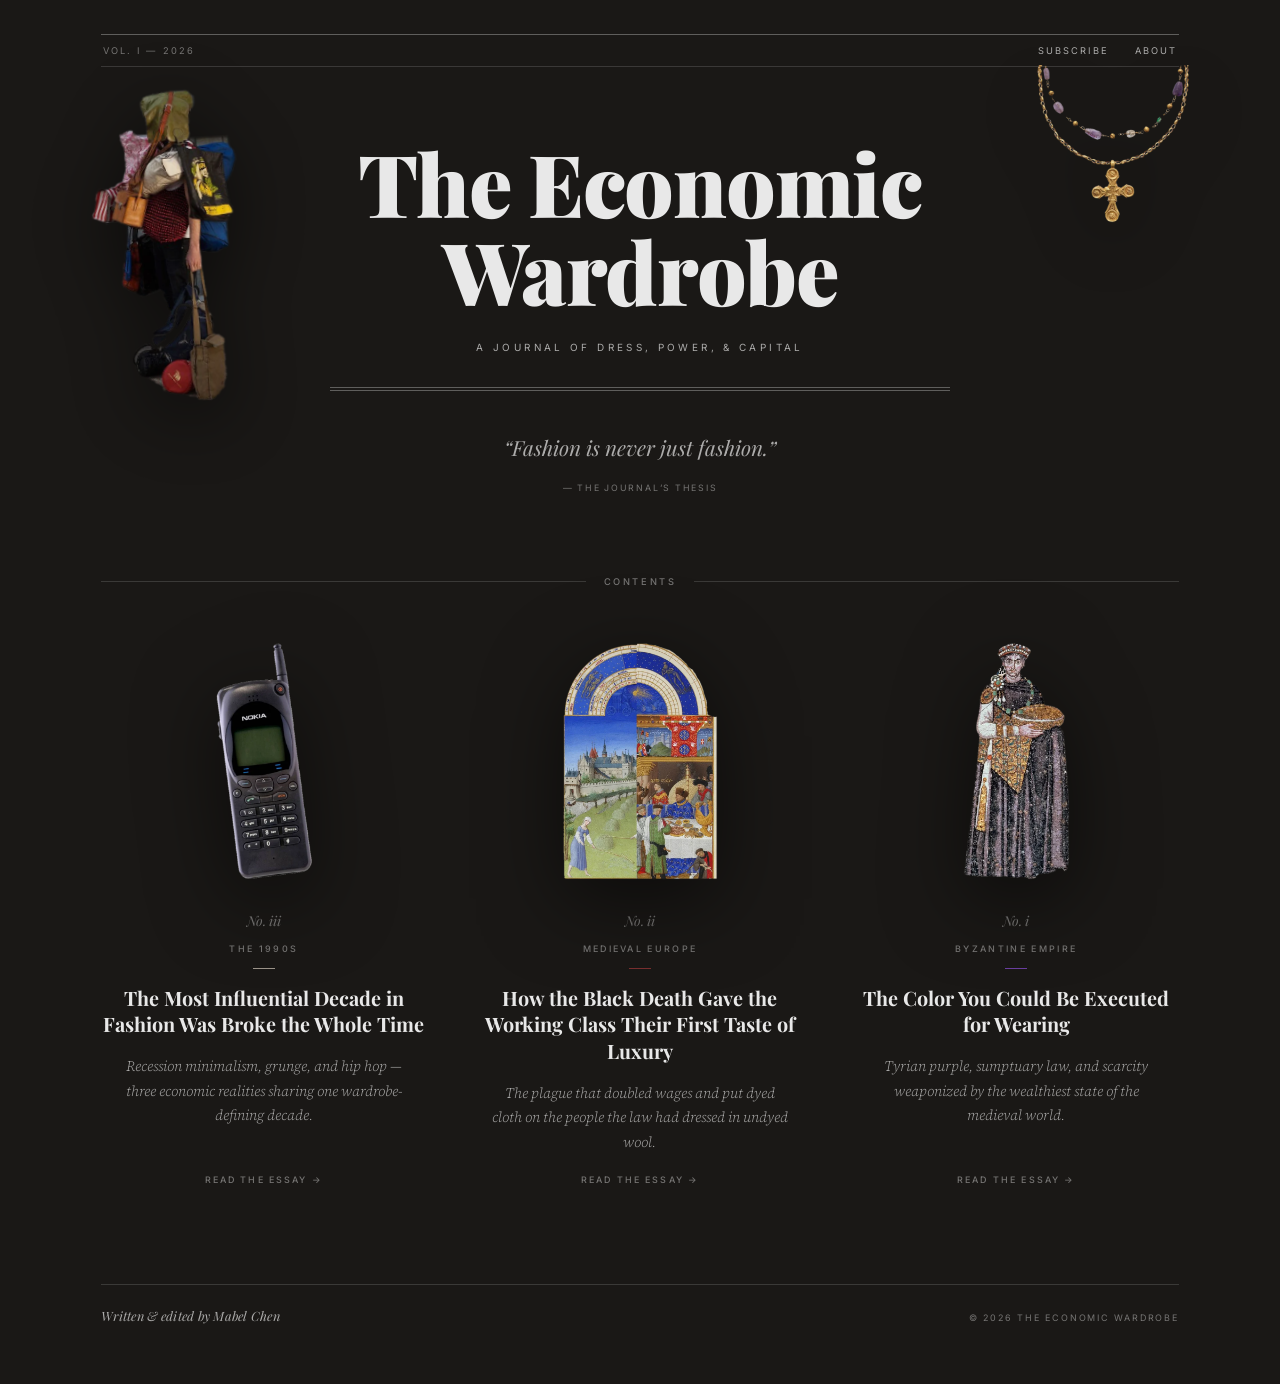
<file: index.html>
<!DOCTYPE html>
<html lang="en">
<head>
  <meta charset="UTF-8" />
  <meta name="viewport" content="width=device-width, initial-scale=1.0" />
  <title>The Economic Wardrobe — A Journal of Dress, Power, and Capital</title>
  <meta name="description" content="An independent fashion-economics journal examining how economic systems have shaped fashion history. Clothing is an economic document." />
  <meta property="og:type" content="website" />
  <meta property="og:title" content="The Economic Wardrobe" />
  <meta property="og:description" content="A Journal of Dress, Power, and Capital." />
  <meta property="og:url" content="https://theeconomicwardrobe.netlify.app/" />
  <link rel="preconnect" href="https://fonts.googleapis.com" />
  <link rel="preconnect" href="https://fonts.gstatic.com" crossorigin />
  <link href="https://fonts.googleapis.com/css2?family=Playfair+Display:ital,wght@0,400;0,500;0,700;0,900;1,400;1,500&family=Inter:wght@300;400;500&family=Source+Serif+4:ital,opsz,wght@0,8..60,300;0,8..60,400;1,8..60,300;1,8..60,400&display=swap" rel="stylesheet" />
  <style>
    *, *::before, *::after { box-sizing: border-box; margin: 0; padding: 0; }

    :root {
      --bg: #1a1816;
      --ink: rgba(255,255,255,0.9);
      --ink-soft: rgba(255,255,255,0.64);
      --ink-faint: rgba(255,255,255,0.4);
      --rule: rgba(255,255,255,0.14);
      --rule-strong: rgba(255,255,255,0.3);
      --cream: #f0ebe0;
      --byz: #6b3fa0;
      --nineties: #9c948a;
      --med: #7a2f2f;
    }

    html { background: var(--bg); }
    body {
      background: var(--bg);
      color: var(--ink);
      font-family: 'Source Serif 4', Georgia, serif;
      -webkit-font-smoothing: antialiased;
      min-height: 100vh;
      overflow-x: hidden;
    }
    ::selection { background: rgba(107,63,160,0.35); }

    .page {
      max-width: 1180px;
      margin: 0 auto;
      padding: 34px clamp(20px, 4vw, 56px) 60px;
      position: relative;
    }

    /* ── TOP RULE LINE ── */
    .journal-line {
      display: flex;
      justify-content: space-between;
      align-items: baseline;
      border-top: 1px solid var(--rule-strong);
      border-bottom: 1px solid var(--rule);
      padding: 10px 2px;
      font-family: 'Inter', sans-serif;
      font-size: 0.58rem;
      font-weight: 400;
      letter-spacing: 0.22em;
      text-transform: uppercase;
      color: var(--ink-faint);
    }
    .journal-line nav { display: flex; gap: 26px; }
    .journal-line a {
      color: var(--ink-soft);
      text-decoration: none;
      transition: color 0.2s;
    }
    .journal-line a:hover { color: var(--ink); }

    /* ── MASTHEAD ── */
    .masthead {
      text-align: center;
      padding: clamp(48px, 8vh, 90px) 0 0;
      position: relative;
    }
    .masthead h1 {
      font-family: 'Playfair Display', serif;
      font-weight: 900;
      font-size: clamp(2.6rem, 7.2vw, 5.4rem);
      line-height: 1.02;
      letter-spacing: -0.015em;
    }
    .masthead h1 .amp {
      font-style: italic;
      font-weight: 500;
    }
    .tagline {
      font-family: 'Inter', sans-serif;
      font-size: 0.62rem;
      font-weight: 400;
      letter-spacing: 0.34em;
      text-transform: uppercase;
      color: var(--ink-soft);
      margin-top: 26px;
    }

    .double-rule {
      margin: 34px auto 0;
      max-width: 620px;
      border-top: 1px solid var(--rule-strong);
      border-bottom: 1px solid var(--rule-strong);
      height: 4px;
    }

    .epigraph {
      font-family: 'Playfair Display', serif;
      font-style: italic;
      font-weight: 400;
      font-size: clamp(1.05rem, 1.8vw, 1.3rem);
      color: var(--ink-soft);
      text-align: center;
      max-width: 520px;
      margin: 40px auto 0;
      line-height: 1.6;
    }
    .epigraph::after {
      content: "— the journal’s thesis";
      display: block;
      font-family: 'Inter', sans-serif;
      font-style: normal;
      font-size: 0.55rem;
      letter-spacing: 0.2em;
      text-transform: uppercase;
      color: var(--ink-faint);
      margin-top: 16px;
    }

    /* marginalia artifacts around the masthead */
    .marginalia {
      position: absolute;
      filter: drop-shadow(0 18px 36px rgba(0,0,0,0.55));
      pointer-events: none;
      opacity: 0.95;
    }
    .mg-necklace { width: clamp(90px, 12vw, 170px); top: -2px; right: -1%; }
    .mg-crown    { width: clamp(100px, 12vw, 180px); top: 20px; left: -1%; transform: rotate(-3deg); }

    /* ── CONTENTS ── */
    .contents-label {
      display: flex;
      align-items: center;
      gap: 18px;
      margin: clamp(56px, 9vh, 96px) 0 0;
      font-family: 'Inter', sans-serif;
      font-size: 0.58rem;
      font-weight: 500;
      letter-spacing: 0.28em;
      text-transform: uppercase;
      color: var(--ink-faint);
    }
    .contents-label::before,
    .contents-label::after {
      content: "";
      flex: 1;
      height: 1px;
      background: var(--rule);
    }

    .toc {
      display: grid;
      grid-template-columns: repeat(3, 1fr);
      gap: clamp(28px, 4vw, 56px);
      margin-top: 54px;
    }

    .entry {
      text-decoration: none;
      color: var(--ink);
      display: flex;
      flex-direction: column;
      text-align: center;
      transition: transform 0.35s ease;
    }
    .entry:hover { transform: translateY(-4px); }

    .entry-art {
      height: 240px;
      display: flex;
      align-items: flex-end;
      justify-content: center;
      margin-bottom: 30px;
    }
    .entry-art img {
      max-height: 100%;
      max-width: 82%;
      filter: drop-shadow(0 20px 40px rgba(0,0,0,0.55));
      transition: transform 0.35s ease;
    }
    .entry:hover .entry-art img { transform: rotate(-1.5deg) scale(1.02); }

    .entry-no {
      font-family: 'Playfair Display', serif;
      font-style: italic;
      font-size: 0.85rem;
      color: var(--ink-faint);
      margin-bottom: 14px;
    }

    .entry-era {
      font-family: 'Inter', sans-serif;
      font-size: 0.56rem;
      font-weight: 500;
      letter-spacing: 0.26em;
      text-transform: uppercase;
      color: var(--ink-faint);
      margin-bottom: 16px;
    }
    .entry-era::after {
      content: "";
      display: block;
      width: 22px;
      height: 1px;
      margin: 14px auto 0;
      background: var(--accent, var(--rule-strong));
    }
    .entry--byz { --accent: var(--byz); }
    .entry--90s { --accent: var(--nineties); }
    .entry--med { --accent: var(--med); }

    .entry-title {
      font-family: 'Playfair Display', serif;
      font-weight: 700;
      font-size: clamp(1.05rem, 1.55vw, 1.3rem);
      line-height: 1.35;
      margin-bottom: 16px;
    }

    .entry-dek {
      font-family: 'Source Serif 4', serif;
      font-style: italic;
      font-weight: 300;
      font-size: 0.9rem;
      line-height: 1.7;
      color: var(--ink-soft);
      max-width: 300px;
      margin: 0 auto 20px;
    }

    .entry-read {
      font-family: 'Inter', sans-serif;
      font-size: 0.56rem;
      font-weight: 500;
      letter-spacing: 0.24em;
      text-transform: uppercase;
      color: var(--ink-faint);
      margin-top: auto;
      transition: color 0.2s;
    }
    .entry:hover .entry-read { color: var(--ink); }

    /* ── COLOPHON ── */
    .colophon {
      margin-top: clamp(70px, 11vh, 120px);
      border-top: 1px solid var(--rule);
      padding-top: 22px;
      display: flex;
      justify-content: space-between;
      align-items: baseline;
      font-family: 'Inter', sans-serif;
      font-size: 0.56rem;
      letter-spacing: 0.2em;
      text-transform: uppercase;
      color: var(--ink-faint);
      gap: 16px;
      flex-wrap: wrap;
    }
    .colophon em {
      font-family: 'Playfair Display', serif;
      font-style: italic;
      text-transform: none;
      letter-spacing: 0.02em;
      font-size: 0.8rem;
      color: var(--ink-soft);
    }

    a:focus-visible { outline: 1px solid var(--ink-soft); outline-offset: 4px; }

    /* ── RESPONSIVE ── */
    @media (max-width: 860px) {
      .toc { grid-template-columns: 1fr; gap: 60px; }
      .entry-art { height: 200px; }
      .mg-necklace { width: 84px; right: -3%; }
      .mg-crown { display: none; }
    }
    @media (prefers-reduced-motion: reduce) {
      * { transition: none !important; }
    }
  </style>
</head>
<body>

  <div class="page">

    <div class="journal-line">
      <span>Vol. I &mdash; 2026</span>
      <nav>
        <a href="#" id="homeSubscribeBtn">Subscribe</a>
        <a href="about.html">About</a>
      </nav>
    </div>

    <header class="masthead">
      <img class="marginalia mg-necklace" src="assets/byz/necklace.webp" alt="" aria-hidden="true" />
      <img class="marginalia mg-crown" src="assets/misc/bags.webp" alt="" aria-hidden="true" />
      <h1>The Economic<br />Wardrobe</h1>
      <p class="tagline">A Journal of Dress, Power, <span class="amp">&amp;</span> Capital</p>
      <div class="double-rule"></div>
      <p class="epigraph">&ldquo;Fashion is never just fashion.&rdquo;</p>
    </header>

    <div class="contents-label">Contents</div>

    <div class="toc">

      <a class="entry entry--90s" href="article-90s.html">
        <div class="entry-art"><img src="assets/90s/nokia.webp" alt="" /></div>
        <span class="entry-no">No. iii</span>
        <span class="entry-era">The 1990s</span>
        <span class="entry-title">The Most Influential Decade in Fashion Was Broke the Whole Time</span>
        <span class="entry-dek">Recession minimalism, grunge, and hip hop &mdash; three economic realities sharing one wardrobe-defining decade.</span>
        <span class="entry-read">Read the essay &rarr;</span>
      </a>

      <a class="entry entry--med" href="article-blackdeath.html">
        <div class="entry-art"><img src="assets/med/p1_1.webp" alt="" /></div>
        <span class="entry-no">No. ii</span>
        <span class="entry-era">Medieval Europe</span>
        <span class="entry-title">How the Black Death Gave the Working Class Their First Taste of Luxury</span>
        <span class="entry-dek">The plague that doubled wages and put dyed cloth on the people the law had dressed in undyed wool.</span>
        <span class="entry-read">Read the essay &rarr;</span>
      </a>

      <a class="entry entry--byz" href="article-byzantine.html">
        <div class="entry-art"><img src="assets/byz/mosaic_figure.webp" alt="" /></div>
        <span class="entry-no">No. i</span>
        <span class="entry-era">Byzantine Empire</span>
        <span class="entry-title">The Color You Could Be Executed for Wearing</span>
        <span class="entry-dek">Tyrian purple, sumptuary law, and scarcity weaponized by the wealthiest state of the medieval world.</span>
        <span class="entry-read">Read the essay &rarr;</span>
      </a>

    </div>

    <footer class="colophon">
      <span><em>Written &amp; edited by Mabel Chen</em></span>
      <span>&copy; 2026 The Economic Wardrobe</span>
    </footer>

  </div>

  <script src="js/subscribe.js"></script>
</body>
</html>
</file>
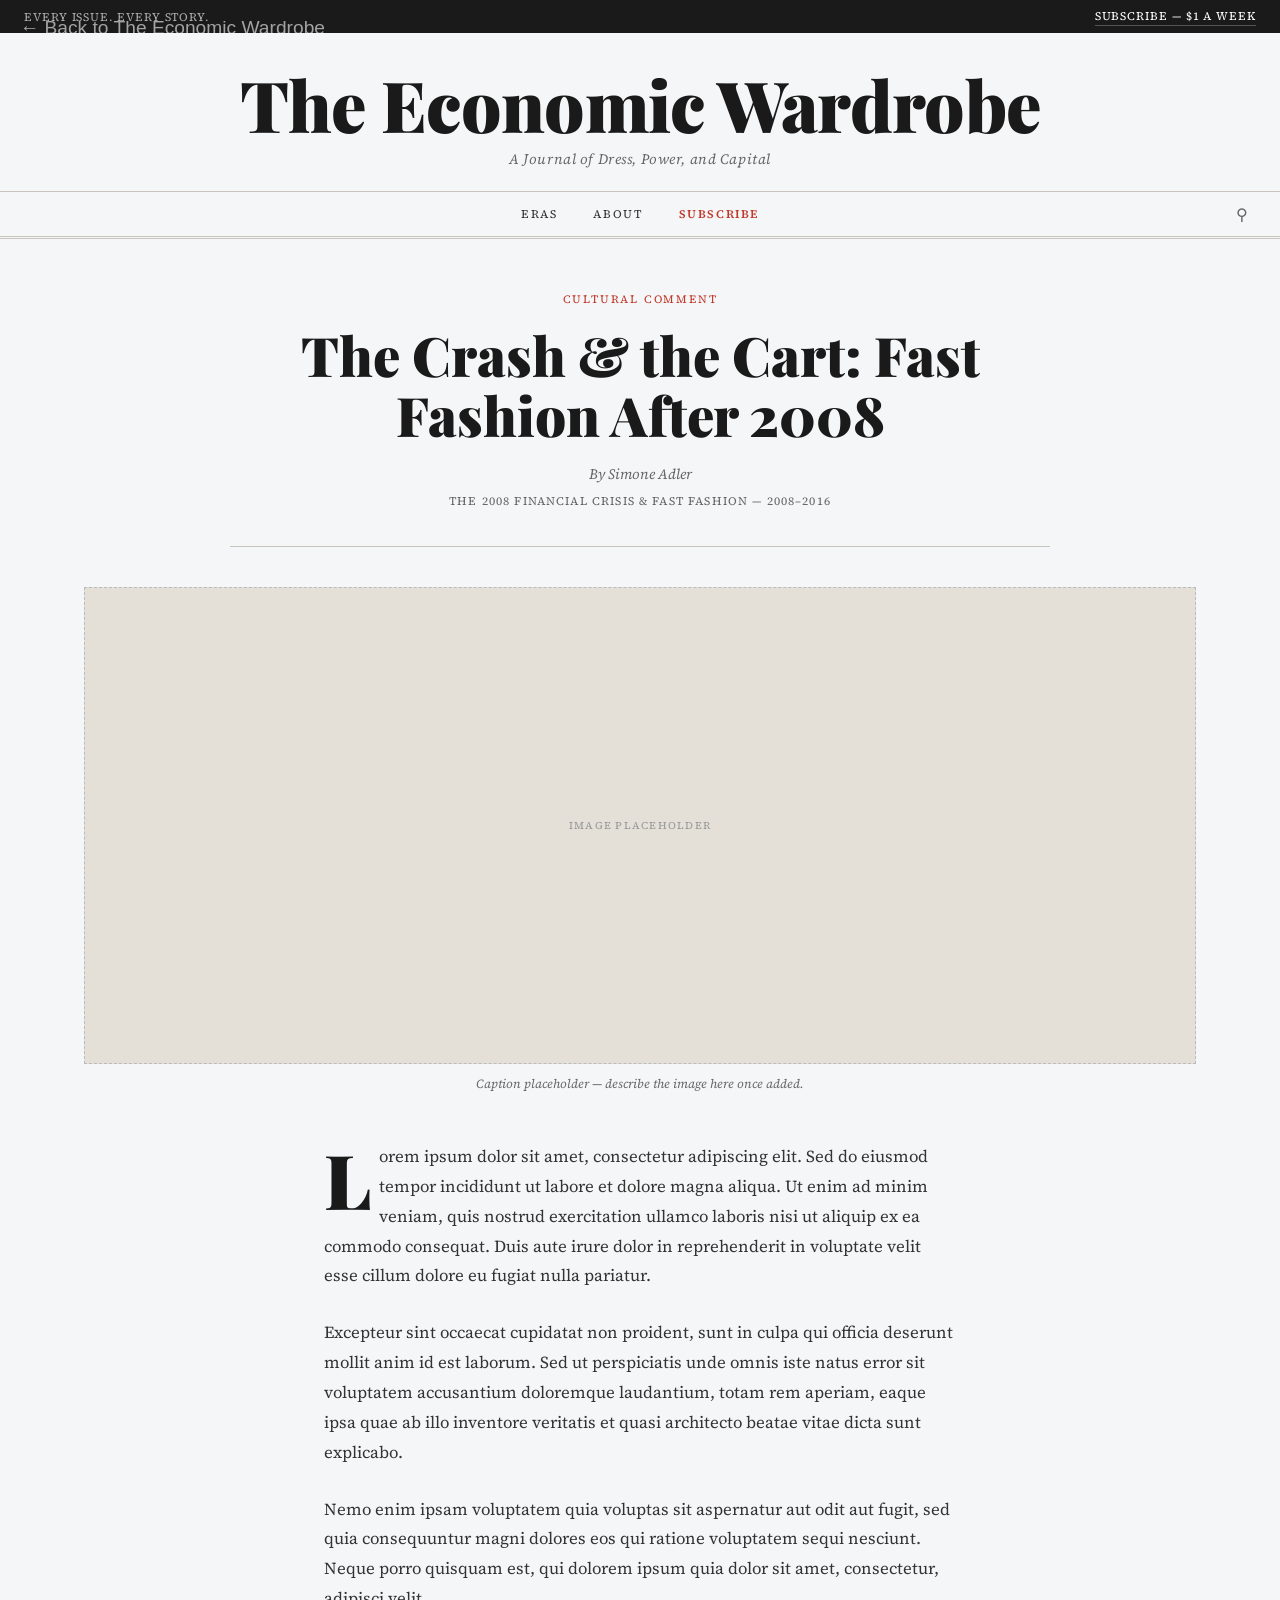
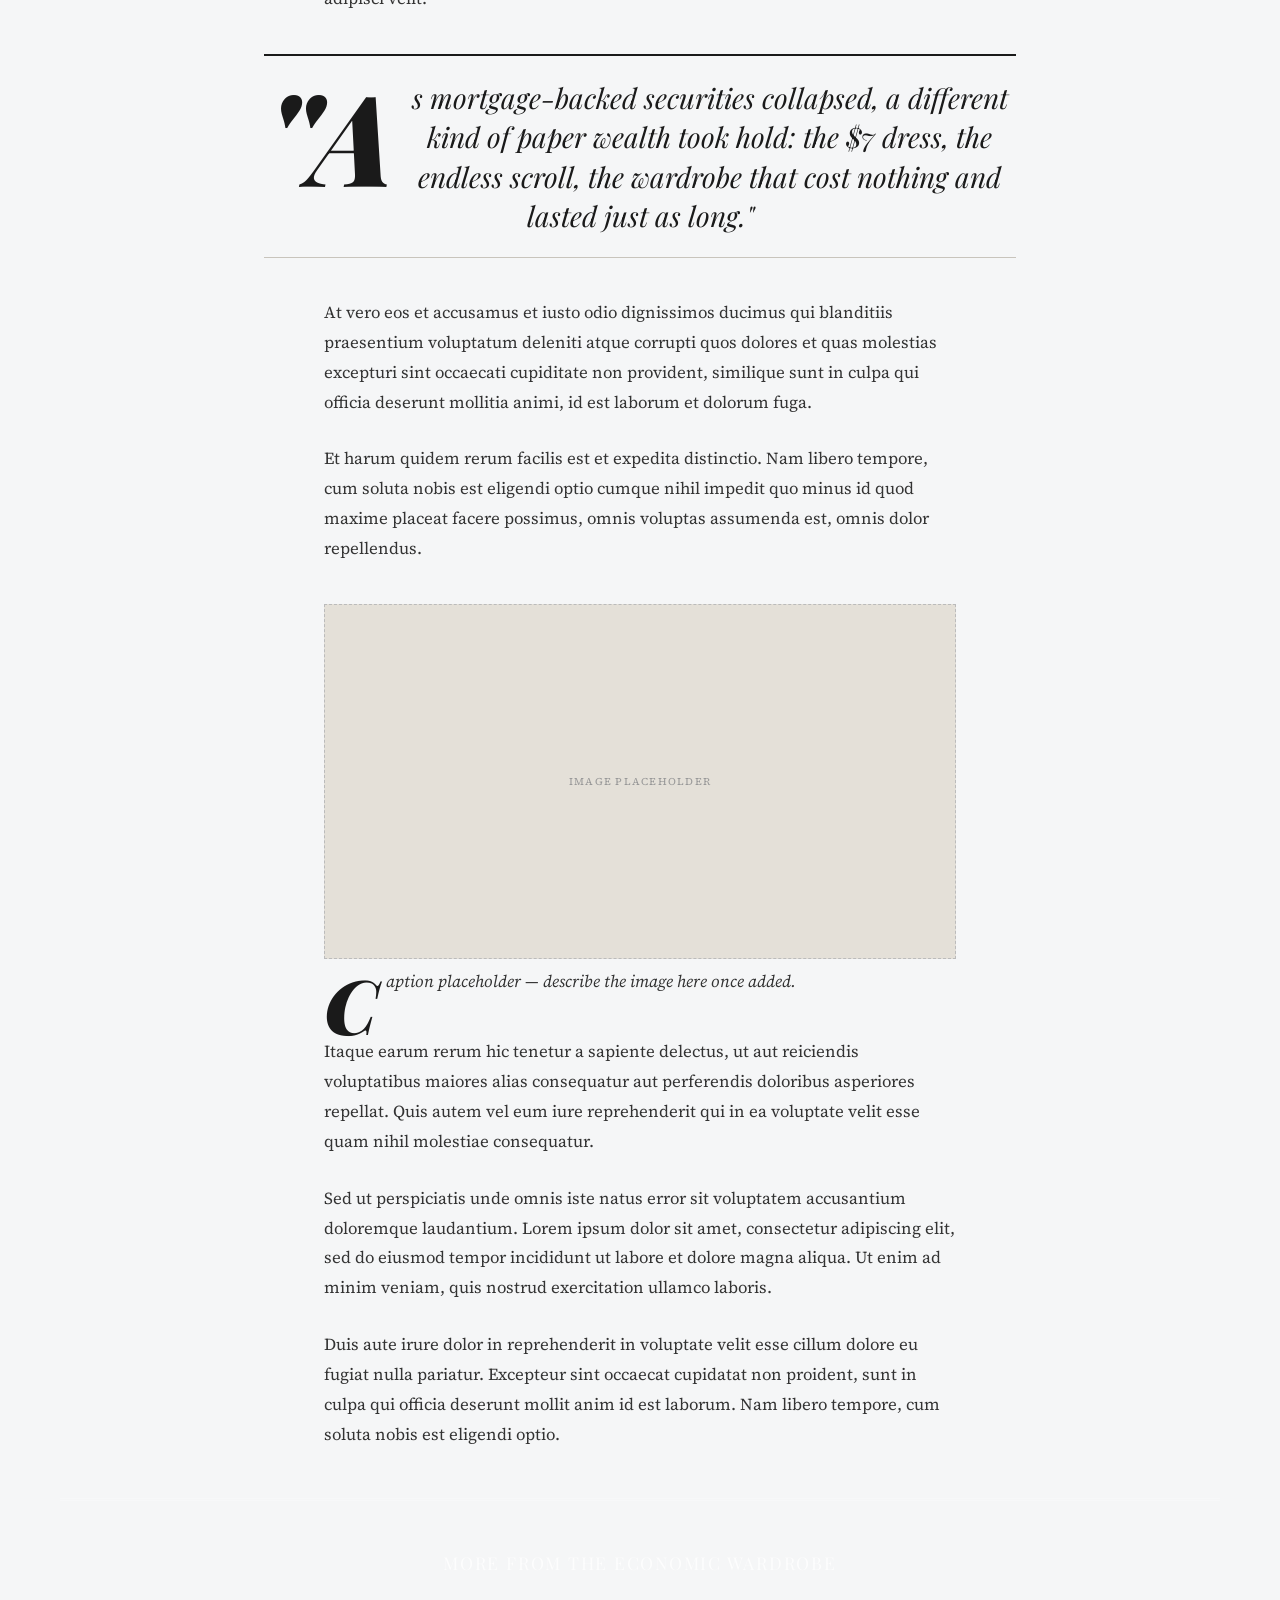
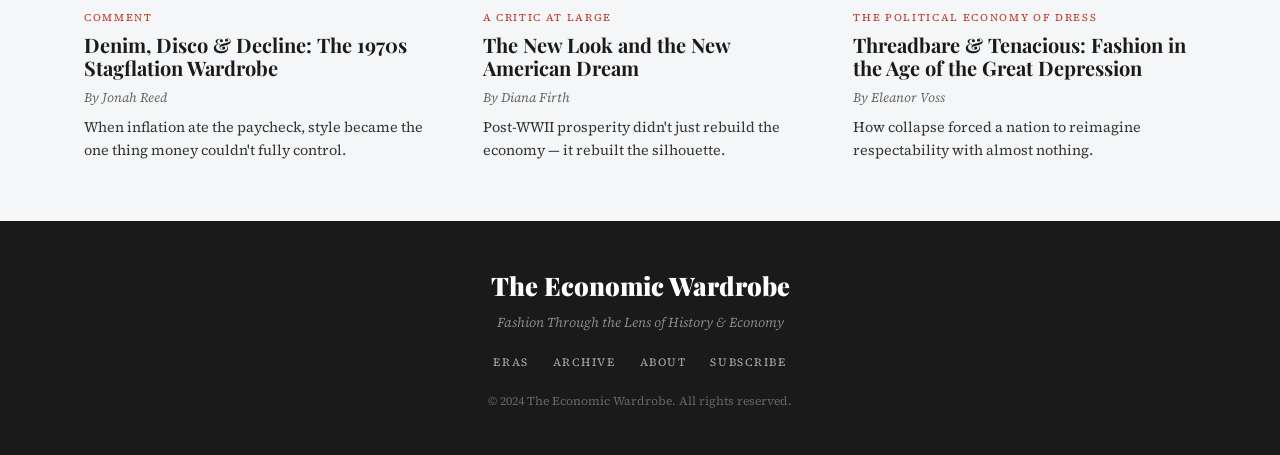
<file: article-2008.html>
<!DOCTYPE html>
<html lang="en">
<head>
  <meta charset="UTF-8" />
  <meta name="viewport" content="width=device-width, initial-scale=1.0" />
  <title>The Crash & the Cart — The Economic Wardrobe</title>
  <link rel="preconnect" href="https://fonts.googleapis.com" />
  <link rel="preconnect" href="https://fonts.gstatic.com" crossorigin />
  <link href="https://fonts.googleapis.com/css2?family=Playfair+Display:ital,wght@0,400;0,600;0,700;0,900;1,400;1,700&family=Source+Serif+4:ital,wght@0,300;0,400;0,600;1,300;1,400&family=EB+Garamond:wght@400;500&display=swap" rel="stylesheet" />
  <link rel="stylesheet" href="css/style.css" />
</head>
<body>

  <div class="top-bar">
    <span>Every Issue. Every Story.</span>
    <a href="#">Subscribe — $1 a Week</a>
  </div>

  <header class="site-header">
    <div class="header-inner">

      <h1 class="site-title"><a href="index.html">The Economic Wardrobe</a></h1>
      <p class="header-sub">A Journal of Dress, Power, and Capital</p>
    </div>
  </header>

  <nav class="main-nav">
    <ul>
      <li><a href="#">Eras</a></li>


      <li><a href="#">About</a></li>
      <li><a href="#" class="nav-subscribe">Subscribe</a></li>
    </ul>
    <button class="nav-search" aria-label="Search">&#9906;</button>
  </nav>

  <a href="index.html" class="article-back">&#8592; Back to The Economic Wardrobe</a>

  <header class="article-header">
    <span class="category-label">Cultural Comment</span>
    <h1 class="article-title article-title--display">The Crash &amp; the Cart: Fast Fashion After 2008</h1>
    <p class="byline">By Simone Adler</p>
    <p class="article-date">The 2008 Financial Crisis &amp; Fast Fashion &mdash; 2008–2016</p>
  </header>

  <div class="article-top-image">
    <div class="img-placeholder img-placeholder--article-top">IMAGE PLACEHOLDER</div>
    <p class="image-caption">Caption placeholder — describe the image here once added.</p>
  </div>

  <article class="article-body">

    <p>Lorem ipsum dolor sit amet, consectetur adipiscing elit. Sed do eiusmod tempor incididunt ut labore et dolore magna aliqua. Ut enim ad minim veniam, quis nostrud exercitation ullamco laboris nisi ut aliquip ex ea commodo consequat. Duis aute irure dolor in reprehenderit in voluptate velit esse cillum dolore eu fugiat nulla pariatur.</p>

    <p>Excepteur sint occaecat cupidatat non proident, sunt in culpa qui officia deserunt mollit anim id est laborum. Sed ut perspiciatis unde omnis iste natus error sit voluptatem accusantium doloremque laudantium, totam rem aperiam, eaque ipsa quae ab illo inventore veritatis et quasi architecto beatae vitae dicta sunt explicabo.</p>

    <p>Nemo enim ipsam voluptatem quia voluptas sit aspernatur aut odit aut fugit, sed quia consequuntur magni dolores eos qui ratione voluptatem sequi nesciunt. Neque porro quisquam est, qui dolorem ipsum quia dolor sit amet, consectetur, adipisci velit.</p>

    <div class="pull-quote">
      <p>"As mortgage-backed securities collapsed, a different kind of paper wealth took hold: the $7 dress, the endless scroll, the wardrobe that cost nothing and lasted just as long."</p>
    </div>

    <p>At vero eos et accusamus et iusto odio dignissimos ducimus qui blanditiis praesentium voluptatum deleniti atque corrupti quos dolores et quas molestias excepturi sint occaecati cupiditate non provident, similique sunt in culpa qui officia deserunt mollitia animi, id est laborum et dolorum fuga.</p>

    <p>Et harum quidem rerum facilis est et expedita distinctio. Nam libero tempore, cum soluta nobis est eligendi optio cumque nihil impedit quo minus id quod maxime placeat facere possimus, omnis voluptas assumenda est, omnis dolor repellendus.</p>

    <div class="article-mid-image">
      <div class="img-placeholder img-placeholder--article-mid">IMAGE PLACEHOLDER</div>
      <p class="image-caption">Caption placeholder — describe the image here once added.</p>
    </div>

    <p>Itaque earum rerum hic tenetur a sapiente delectus, ut aut reiciendis voluptatibus maiores alias consequatur aut perferendis doloribus asperiores repellat. Quis autem vel eum iure reprehenderit qui in ea voluptate velit esse quam nihil molestiae consequatur.</p>

    <p>Sed ut perspiciatis unde omnis iste natus error sit voluptatem accusantium doloremque laudantium. Lorem ipsum dolor sit amet, consectetur adipiscing elit, sed do eiusmod tempor incididunt ut labore et dolore magna aliqua. Ut enim ad minim veniam, quis nostrud exercitation ullamco laboris.</p>

    <p>Duis aute irure dolor in reprehenderit in voluptate velit esse cillum dolore eu fugiat nulla pariatur. Excepteur sint occaecat cupidatat non proident, sunt in culpa qui officia deserunt mollit anim id est laborum. Nam libero tempore, cum soluta nobis est eligendi optio.</p>

  </article>

  <section class="more-from">
    <h2 class="section-heading">More From The Economic Wardrobe</h2>
    <div class="more-from-grid">
      <article class="card">
        <a href="article-stagflation.html" class="article-link">
          <span class="category-label">Comment</span>
          <h3 class="article-title article-title--card">Denim, Disco &amp; Decline: The 1970s Stagflation Wardrobe</h3>
          <p class="byline">By Jonah Reed</p>
          <p class="article-blurb">When inflation ate the paycheck, style became the one thing money couldn't fully control.</p>
        </a>
      </article>
      <article class="card">
        <a href="article-postwar.html" class="article-link">
          <span class="category-label">A Critic at Large</span>
          <h3 class="article-title article-title--card">The New Look and the New American Dream</h3>
          <p class="byline">By Diana Firth</p>
          <p class="article-blurb">Post-WWII prosperity didn't just rebuild the economy — it rebuilt the silhouette.</p>
        </a>
      </article>
      <article class="card">
        <a href="article-depression.html" class="article-link">
          <span class="category-label">The Political Economy of Dress</span>
          <h3 class="article-title article-title--card">Threadbare &amp; Tenacious: Fashion in the Age of the Great Depression</h3>
          <p class="byline">By Eleanor Voss</p>
          <p class="article-blurb">How collapse forced a nation to reimagine respectability with almost nothing.</p>
        </a>
      </article>
    </div>
  </section>

  <footer class="site-footer">
    <div class="footer-inner">
      <p class="footer-title">The Economic Wardrobe</p>
      <p class="footer-tagline">Fashion Through the Lens of History &amp; Economy</p>
      <nav class="footer-nav">
        <a href="#">Eras</a><a href="#">Archive</a><a href="#">About</a><a href="#">Subscribe</a>
      </nav>
      <p class="footer-copy">&copy; 2024 The Economic Wardrobe. All rights reserved.</p>
    </div>
  </footer>

  <script src="js/main.js"></script>
</body>
</html>
</file>
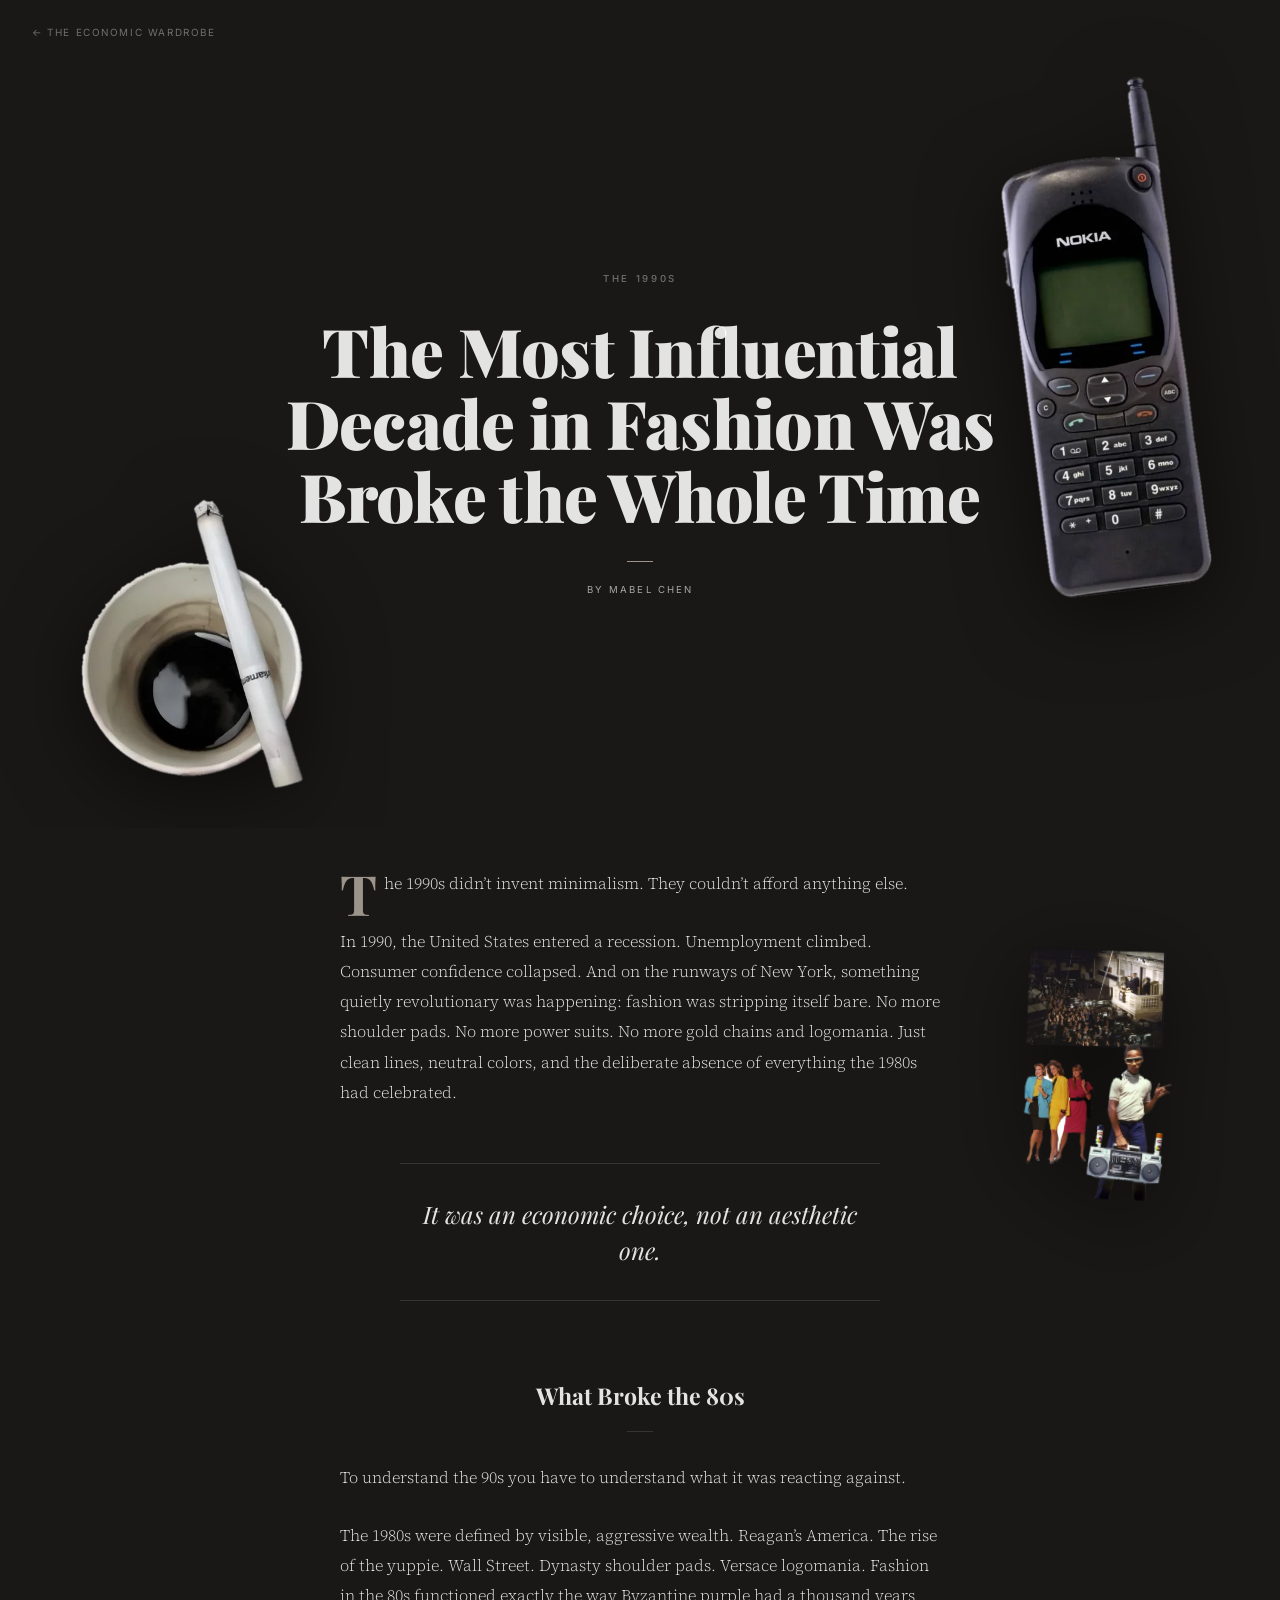
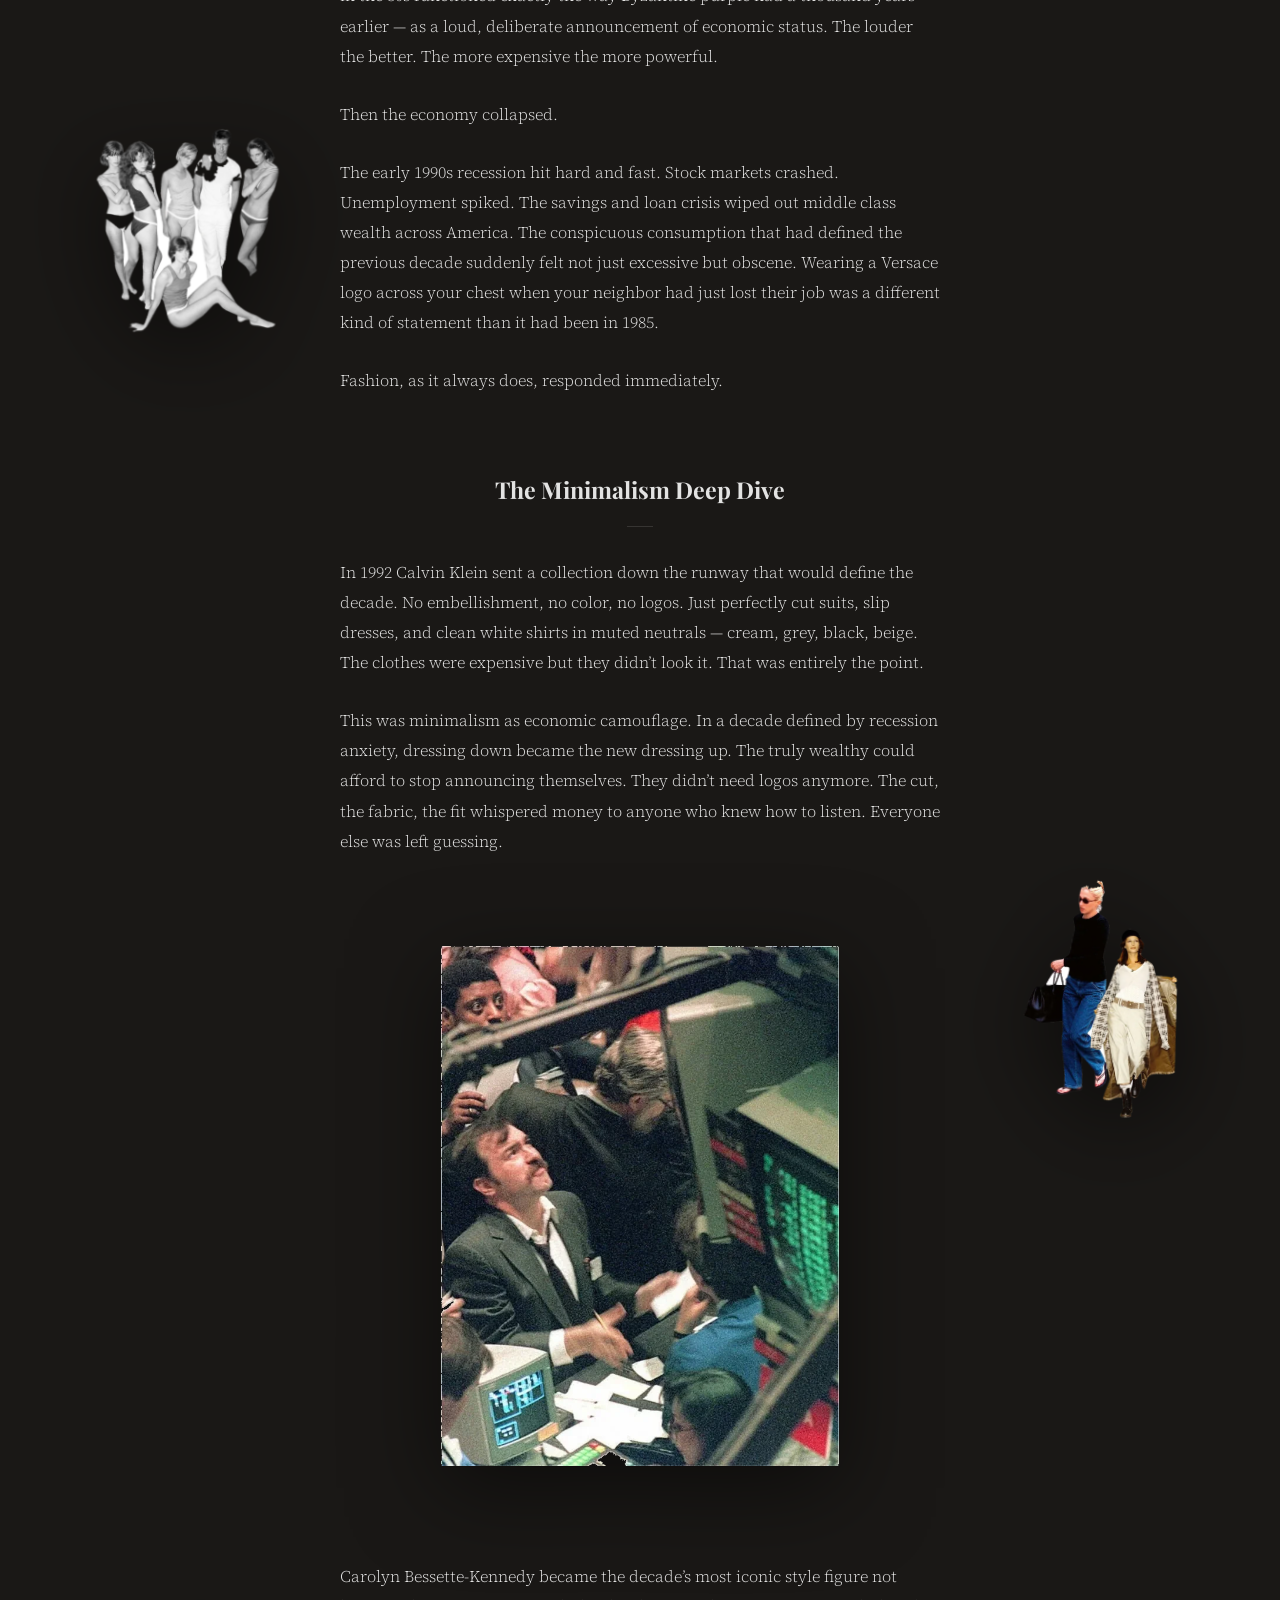
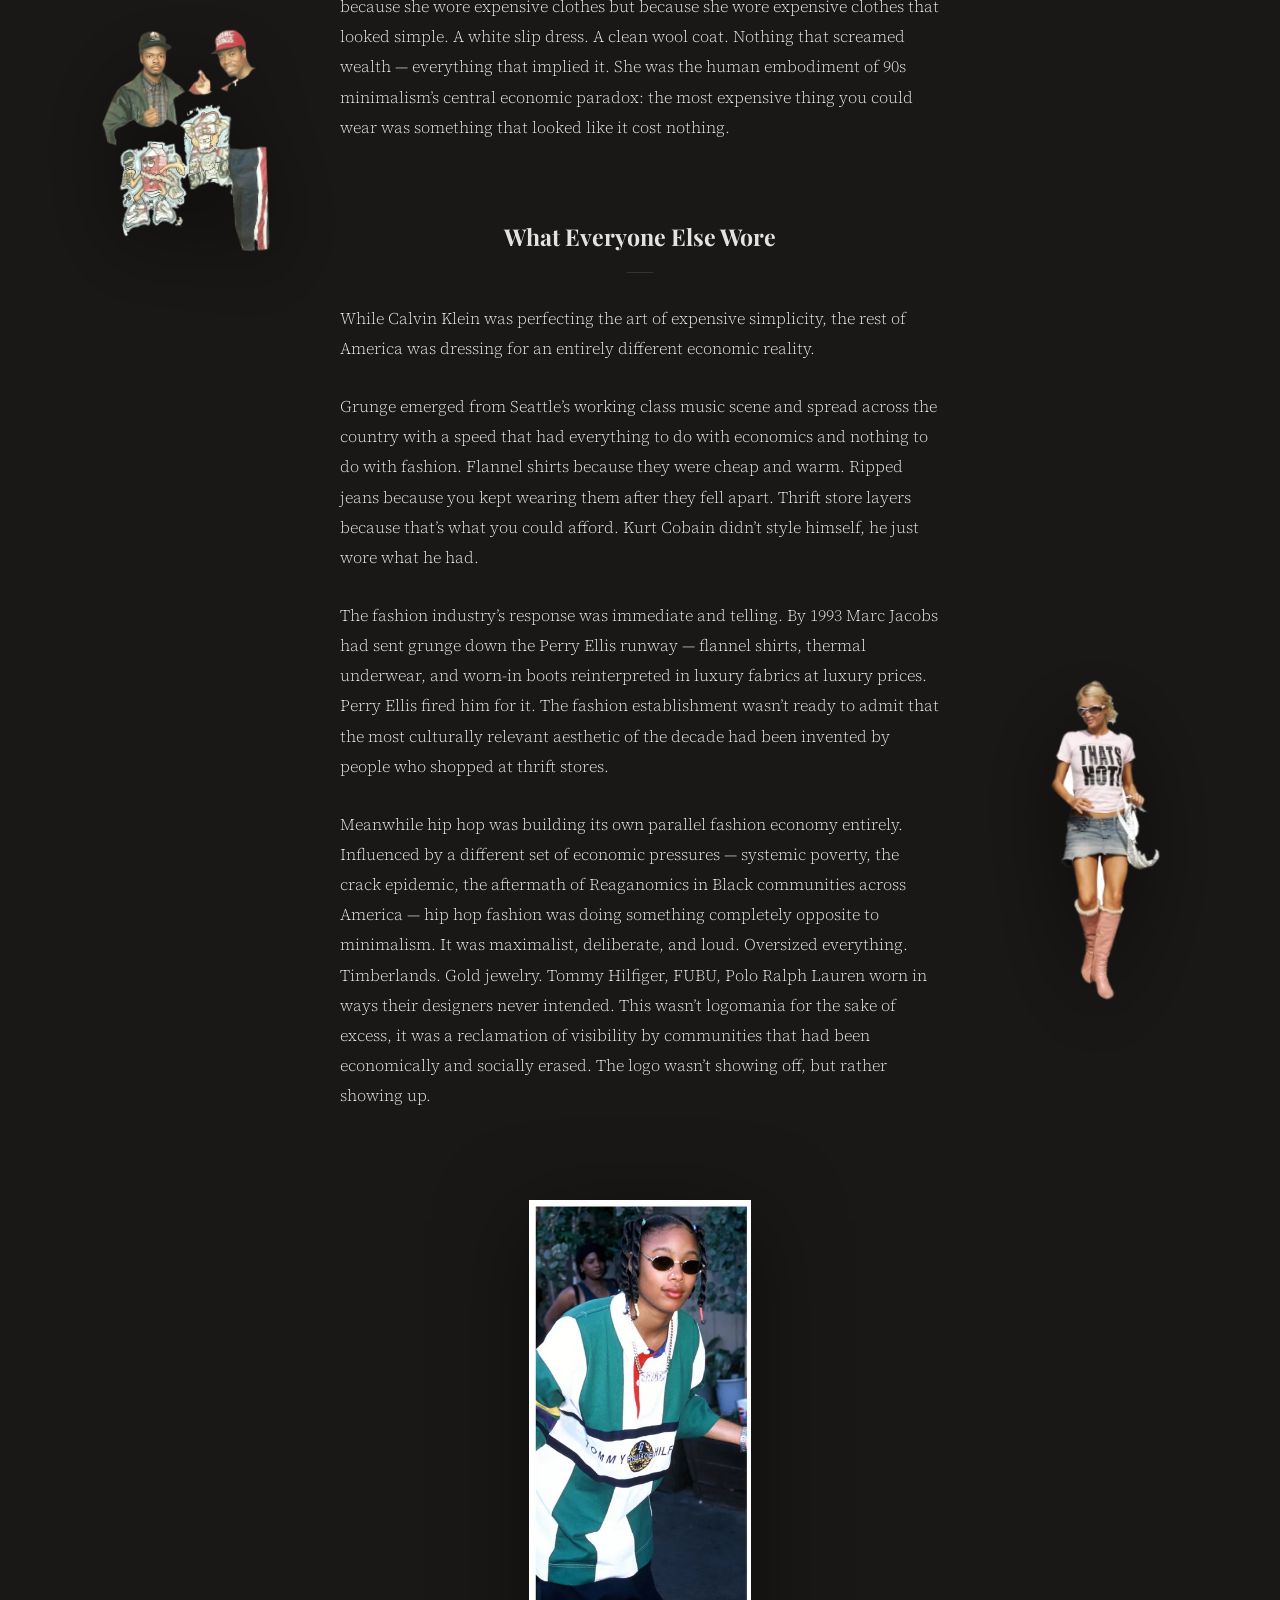
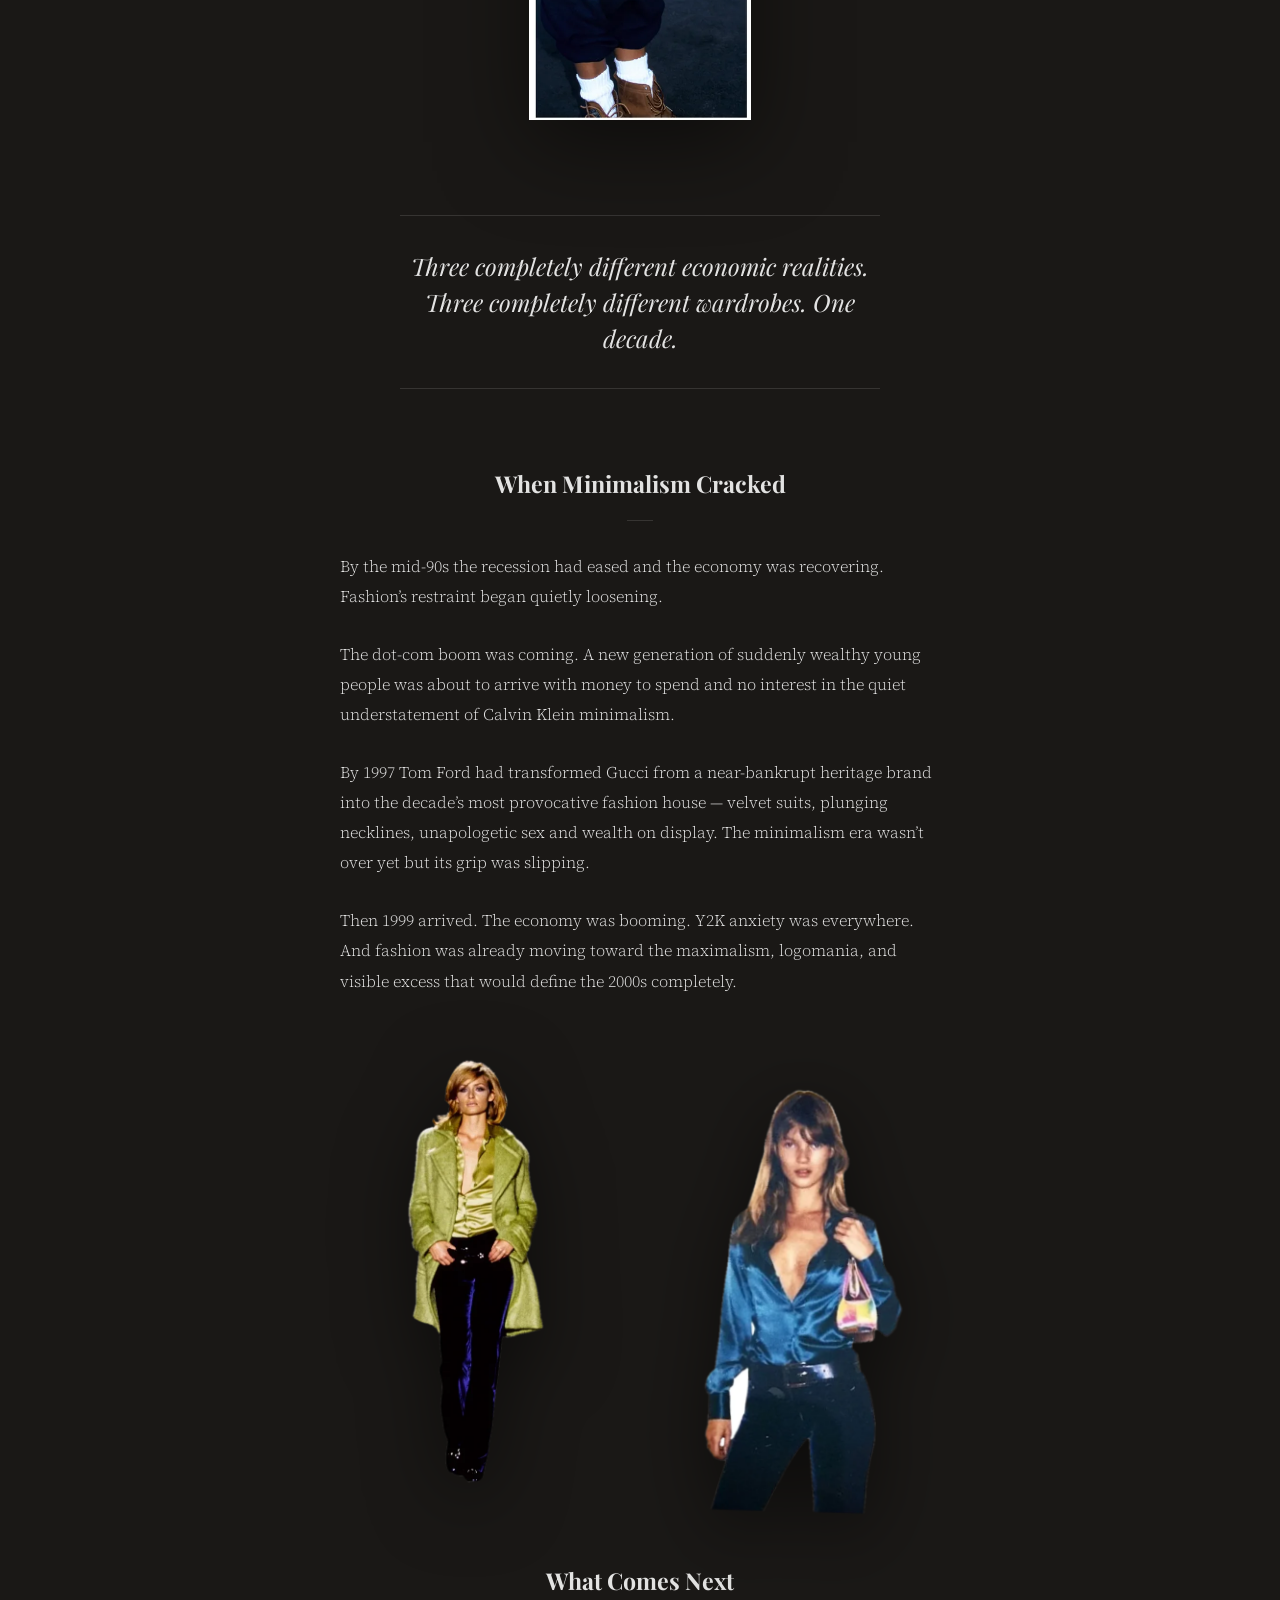
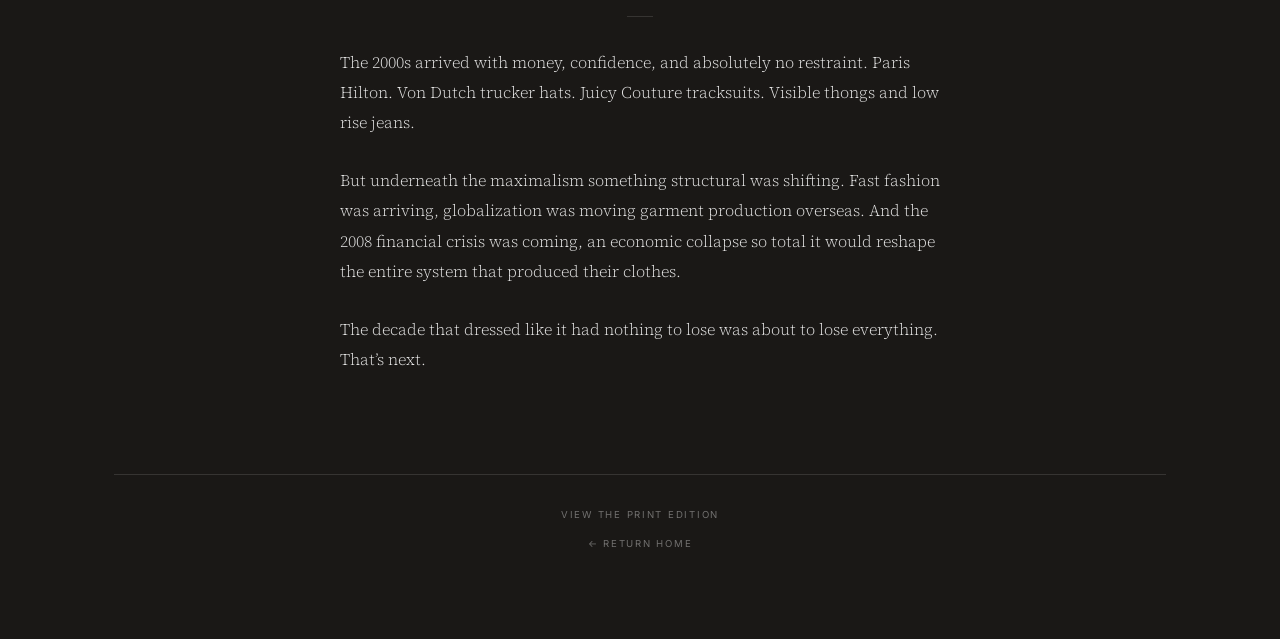
<file: article-90s.html>
<!DOCTYPE html>
<html lang="en">
<head>
  <meta charset="UTF-8" />
  <meta name="viewport" content="width=device-width, initial-scale=1.0" />
  <title>The Most Influential Decade in Fashion Was Broke the Whole Time — The Economic Wardrobe</title>
  <meta name="description" content="The 1990s didn't invent minimalism. They couldn't afford anything else. On recession, Calvin Klein, grunge, hip hop, and the economics behind the decade that stripped fashion bare." />
  <meta property="og:type" content="article" />
  <meta property="og:title" content="The Most Influential Decade in Fashion Was Broke the Whole Time" />
  <meta property="og:description" content="Recession, minimalism, grunge, and hip hop: the economics of 1990s fashion." />
  <meta property="og:image" content="https://theeconomicwardrobe.netlify.app/1990s_cover.png" />
  <meta property="og:url" content="https://theeconomicwardrobe.netlify.app/article-90s" />
  <link rel="preconnect" href="https://fonts.googleapis.com" />
  <link rel="preconnect" href="https://fonts.gstatic.com" crossorigin />
  <link href="https://fonts.googleapis.com/css2?family=Playfair+Display:ital,wght@0,400;0,700;0,900;1,400&family=Inter:wght@300;400;500&family=Source+Serif+4:ital,opsz,wght@0,8..60,300;0,8..60,400;0,8..60,600;1,8..60,300;1,8..60,400&display=swap" rel="stylesheet" />
  <style>
    *, *::before, *::after { box-sizing: border-box; margin: 0; padding: 0; }

    :root {
      --bg: #1a1816;
      --ink: rgba(255,255,255,0.88);
      --ink-soft: rgba(255,255,255,0.62);
      --ink-faint: rgba(255,255,255,0.38);
      --rule: rgba(255,255,255,0.12);
      --accent: #9c948a;
      --accent-soft: rgba(156,148,138,0.3);
    }

    html { background: var(--bg); scroll-behavior: smooth; }
    body {
      background: var(--bg); color: var(--ink);
      font-family: 'Source Serif 4', Georgia, serif;
      -webkit-font-smoothing: antialiased; overflow-x: hidden;
    }
    ::selection { background: var(--accent-soft); }

    .article-back {
      position: fixed; top: 26px; left: 32px; z-index: 30;
      font-family: 'Inter', sans-serif;
      font-size: 0.62rem; letter-spacing: 0.16em; text-transform: uppercase;
      color: var(--ink-faint); text-decoration: none; transition: color 0.2s;
    }
    .article-back:hover { color: var(--ink); }

    .hero {
      position: relative; min-height: 92vh;
      display: flex; flex-direction: column;
      align-items: center; justify-content: center;
      text-align: center; padding: 120px 24px 80px; overflow: hidden;
    }
    .hero-art-r {
      position: absolute; top: 8vh; right: 5vw;
      width: min(20vw, 220px);
      filter: drop-shadow(0 18px 40px rgba(0,0,0,0.55));
      pointer-events: none;
    }
    .hero-art-l {
      position: absolute; bottom: 4vh; left: 6vw;
      width: min(20vw, 230px);
      filter: drop-shadow(0 18px 40px rgba(0,0,0,0.55));
      pointer-events: none;
    }

    .eyebrow {
      font-family: 'Inter', sans-serif;
      font-size: 0.6rem; font-weight: 500;
      letter-spacing: 0.28em; text-transform: uppercase;
      color: var(--ink-faint); margin-bottom: 30px;
    }
    h1 {
      font-family: 'Playfair Display', serif;
      font-weight: 900;
      font-size: clamp(2.3rem, 7vw, 4.2rem);
      line-height: 1.08; letter-spacing: -0.01em;
      max-width: 16ch; margin: 0 auto 30px;
      position: relative; z-index: 2;
    }
    .byline {
      font-family: 'Inter', sans-serif;
      font-size: 0.6rem; letter-spacing: 0.22em; text-transform: uppercase;
      color: var(--ink-soft);
    }
    .byline::before {
      content: ""; display: block; width: 26px; height: 1px;
      margin: 0 auto 22px; background: var(--accent);
    }

    .shell { position: relative; max-width: 1100px; margin: 0 auto; padding: 40px 24px 90px; }
    .col { max-width: 600px; margin: 0 auto; }
    .col p { font-size: 1.02rem; font-weight: 300; line-height: 1.85; margin-bottom: 1.7em; }

    .opener p:first-child::first-letter {
      font-family: 'Playfair Display', serif;
      font-weight: 700; font-size: 3.4em;
      float: left; line-height: 0.82;
      padding: 0.06em 0.12em 0 0;
      color: var(--accent);
    }

    h2 {
      font-family: 'Playfair Display', serif;
      font-weight: 700; font-size: 1.45rem; line-height: 1.3;
      text-align: center; margin: 80px 0 30px;
    }
    h2::after {
      content: ""; display: block; width: 26px; height: 1px;
      margin: 20px auto 0; background: var(--rule);
    }

    .standalone {
      font-family: 'Playfair Display', serif;
      font-style: italic; font-weight: 400;
      font-size: 1.5rem; line-height: 1.5; text-align: center;
      max-width: 480px; margin: 56px auto; padding: 32px 0;
      border-top: 1px solid var(--rule);
      border-bottom: 1px solid var(--rule);
    }

    .float-art {
      display: none; position: absolute;
      filter: drop-shadow(0 22px 44px rgba(0,0,0,0.55));
      pointer-events: none; z-index: 1;
    }
    @media (min-width: 1040px) {
      .float-art { display: block; }
      .fa-1 { width: 151px; right: 1.5%; top: 120px;  transform: rotate(2deg); }
      .fa-2 { width: 186px; left: 0.5%;  top: 900px;  transform: rotate(-1.5deg); }
      .fa-3 { width: 157px; right: 1%;   top: 1650px; transform: rotate(1.5deg); }
      .fa-4 { width: 167px; left: 1%;    top: 2400px; transform: rotate(-2deg); }
      .fa-5 { width: 117px; right: 2.5%; top: 3050px; transform: rotate(2.5deg); }
    }
    .inline-art { margin: 40px auto; text-align: center; }
    .inline-art img {
      max-width: min(78%, 320px); max-height: 420px;
      width: auto; height: auto;
      filter: drop-shadow(0 16px 32px rgba(0,0,0,0.5));
    }
    @media (min-width: 1040px) { .inline-art { display: none; } }

    .plate { max-width: 760px; margin: 90px auto; text-align: center; }
    .plate img {
      max-width: min(100%, 480px);
      max-height: 520px; width: auto;
      filter: drop-shadow(0 22px 44px rgba(0,0,0,0.5));
    }
    .plate-label {
      font-family: 'Inter', sans-serif;
      font-size: 0.6rem; font-weight: 500;
      letter-spacing: 0.24em; text-transform: uppercase;
      color: var(--ink-faint);
      margin: 26px auto 0; max-width: 420px; line-height: 2;
    }

    .duo {
      display: grid; grid-template-columns: 1fr 1fr;
      gap: 18px; max-width: 640px; margin: 60px auto; align-items: start;
    }
    .duo img {
      width: auto; max-width: 100%; max-height: 430px;
      display: block; margin: 0 auto;
      filter: drop-shadow(0 18px 36px rgba(0,0,0,0.5));
    }
    .duo img:nth-child(2) { transform: translateY(30px) rotate(1.5deg); }
    @media (max-width: 700px) {
      .duo { grid-template-columns: 1fr; max-width: 320px; }
      .duo img:nth-child(2) { transform: none; }
    }

    .reveal { opacity: 0; transform: translateY(18px); transition: opacity 0.9s ease, transform 0.9s ease; }
    .reveal.in { opacity: 1; transform: none; }
    @media (prefers-reduced-motion: reduce) {
      .reveal { opacity: 1; transform: none; transition: none; }
      html { scroll-behavior: auto; }
    }

    .article-footer {
      margin-top: 100px; padding-top: 34px;
      border-top: 1px solid var(--rule);
      display: flex; flex-direction: column; align-items: center; gap: 18px;
    }
    .article-footer a {
      font-family: 'Inter', sans-serif;
      font-size: 0.6rem; letter-spacing: 0.18em; text-transform: uppercase;
      color: var(--ink-faint); text-decoration: none; transition: color 0.2s;
    }
    .article-footer a:hover { color: var(--ink); }
    a:focus-visible { outline: 1px solid var(--accent); outline-offset: 4px; }
  </style>
</head>
<body>

  <a href="index.html" class="article-back">&#8592; The Economic Wardrobe</a>

  <header class="hero">
    <img class="hero-art-r" src="assets/90s/p1_1.webp" alt="1990s fashion photograph from the print edition cover" />
    <img class="hero-art-l" src="assets/90s/p1_2.webp" alt="1990s fashion photograph from the print edition cover" />
    <p class="eyebrow">The 1990s</p>
    <h1>The Most Influential Decade in Fashion Was Broke the Whole Time</h1>
    <p class="byline">By Mabel Chen</p>
  </header>

  <main class="shell">

    <img class="float-art fa-1" src="assets/90s/p2_1.webp" alt="" aria-hidden="true" />
    <img class="float-art fa-2" src="assets/90s/p3_2.webp" alt="" aria-hidden="true" />
    <img class="float-art fa-3" src="assets/90s/p4_1.webp" alt="" aria-hidden="true" />
    <img class="float-art fa-4" src="assets/90s/p5_2.webp" alt="" aria-hidden="true" />
    <img class="float-art fa-5" src="assets/90s/p6_3.webp" alt="" aria-hidden="true" />

    <article>

      <div class="col opener reveal">
        <p>The 1990s didn&rsquo;t invent minimalism. They couldn&rsquo;t afford anything else.</p>

        <p>In 1990, the United States entered a recession. Unemployment climbed. Consumer confidence collapsed. And on the runways of New York, something quietly revolutionary was happening: fashion was stripping itself bare. No more shoulder pads. No more power suits. No more gold chains and logomania. Just clean lines, neutral colors, and the deliberate absence of everything the 1980s had celebrated.</p>
      </div>

      <p class="standalone reveal">It was an economic choice, not an aesthetic one.</p>

      <h2 class="reveal">What Broke the 80s</h2>

      <div class="col reveal">
        <p>To understand the 90s you have to understand what it was reacting against.</p>

        <p>The 1980s were defined by visible, aggressive wealth. Reagan&rsquo;s America. The rise of the yuppie. Wall Street. Dynasty shoulder pads. Versace logomania. Fashion in the 80s functioned exactly the way Byzantine purple had a thousand years earlier &mdash; as a loud, deliberate announcement of economic status. The louder the better. The more expensive the more powerful.</p>

        <p>Then the economy collapsed.</p>

        <p>The early 1990s recession hit hard and fast. Stock markets crashed. Unemployment spiked. The savings and loan crisis wiped out middle class wealth across America. The conspicuous consumption that had defined the previous decade suddenly felt not just excessive but obscene. Wearing a Versace logo across your chest when your neighbor had just lost their job was a different kind of statement than it had been in 1985.</p>

        <p>Fashion, as it always does, responded immediately.</p>
      </div>

      <div class="inline-art reveal"><img src="assets/90s/p2_1.webp" alt="Photograph from the print edition, 1980s section" /></div>

      <h2 class="reveal">The Minimalism Deep Dive</h2>

      <div class="col reveal">
        <p>In 1992 Calvin Klein sent a collection down the runway that would define the decade. No embellishment, no color, no logos. Just perfectly cut suits, slip dresses, and clean white shirts in muted neutrals &mdash; cream, grey, black, beige. The clothes were expensive but they didn&rsquo;t look it. That was entirely the point.</p>

        <p>This was minimalism as economic camouflage. In a decade defined by recession anxiety, dressing down became the new dressing up. The truly wealthy could afford to stop announcing themselves. They didn&rsquo;t need logos anymore. The cut, the fabric, the fit whispered money to anyone who knew how to listen. Everyone else was left guessing.</p>
      </div>

      <figure class="plate reveal">
        <img src="assets/90s/p3_1.webp" alt="Photograph from the print edition, minimalism section" />
      </figure>

      <div class="col reveal">
        <p>Carolyn Bessette-Kennedy became the decade&rsquo;s most iconic style figure not because she wore expensive clothes but because she wore expensive clothes that looked simple. A white slip dress. A clean wool coat. Nothing that screamed wealth &mdash; everything that implied it. She was the human embodiment of 90s minimalism&rsquo;s central economic paradox: the most expensive thing you could wear was something that looked like it cost nothing.</p>
      </div>

      <div class="inline-art reveal"><img src="assets/90s/p4_1.webp" alt="Photograph from the print edition, Carolyn Bessette-Kennedy section" /></div>

      <h2 class="reveal">What Everyone Else Wore</h2>

      <div class="col reveal">
        <p>While Calvin Klein was perfecting the art of expensive simplicity, the rest of America was dressing for an entirely different economic reality.</p>

        <p>Grunge emerged from Seattle&rsquo;s working class music scene and spread across the country with a speed that had everything to do with economics and nothing to do with fashion. Flannel shirts because they were cheap and warm. Ripped jeans because you kept wearing them after they fell apart. Thrift store layers because that&rsquo;s what you could afford. Kurt Cobain didn&rsquo;t style himself, he just wore what he had.</p>

        <p>The fashion industry&rsquo;s response was immediate and telling. By 1993 Marc Jacobs had sent grunge down the Perry Ellis runway &mdash; flannel shirts, thermal underwear, and worn-in boots reinterpreted in luxury fabrics at luxury prices. Perry Ellis fired him for it. The fashion establishment wasn&rsquo;t ready to admit that the most culturally relevant aesthetic of the decade had been invented by people who shopped at thrift stores.</p>

        <p>Meanwhile hip hop was building its own parallel fashion economy entirely. Influenced by a different set of economic pressures &mdash; systemic poverty, the crack epidemic, the aftermath of Reaganomics in Black communities across America &mdash; hip hop fashion was doing something completely opposite to minimalism. It was maximalist, deliberate, and loud. Oversized everything. Timberlands. Gold jewelry. Tommy Hilfiger, FUBU, Polo Ralph Lauren worn in ways their designers never intended. This wasn&rsquo;t logomania for the sake of excess, it was a reclamation of visibility by communities that had been economically and socially erased. The logo wasn&rsquo;t showing off, but rather showing up.</p>
      </div>

      <figure class="plate reveal">
        <img src="assets/90s/p5_1.webp" alt="Photograph from the print edition, hip hop fashion section" />
      </figure>

      <p class="standalone reveal">Three completely different economic realities. Three completely different wardrobes. One decade.</p>

      <h2 class="reveal">When Minimalism Cracked</h2>

      <div class="col reveal">
        <p>By the mid-90s the recession had eased and the economy was recovering. Fashion&rsquo;s restraint began quietly loosening.</p>

        <p>The dot-com boom was coming. A new generation of suddenly wealthy young people was about to arrive with money to spend and no interest in the quiet understatement of Calvin Klein minimalism.</p>

        <p>By 1997 Tom Ford had transformed Gucci from a near-bankrupt heritage brand into the decade&rsquo;s most provocative fashion house &mdash; velvet suits, plunging necklines, unapologetic sex and wealth on display. The minimalism era wasn&rsquo;t over yet but its grip was slipping.</p>

        <p>Then 1999 arrived. The economy was booming. Y2K anxiety was everywhere. And fashion was already moving toward the maximalism, logomania, and visible excess that would define the 2000s completely.</p>
      </div>

      <div class="duo reveal">
        <img src="assets/90s/p6_1.webp" alt="Photograph from the print edition, Tom Ford era Gucci" />
        <img src="assets/90s/p6_2.webp" alt="Photograph from the print edition, Tom Ford era Gucci" />
      </div>

      <h2 class="reveal">What Comes Next</h2>

      <div class="col reveal">
        <p>The 2000s arrived with money, confidence, and absolutely no restraint. Paris Hilton. Von Dutch trucker hats. Juicy Couture tracksuits. Visible thongs and low rise jeans.</p>

        <p>But underneath the maximalism something structural was shifting. Fast fashion was arriving, globalization was moving garment production overseas. And the 2008 financial crisis was coming, an economic collapse so total it would reshape the entire system that produced their clothes.</p>

        <p>The decade that dressed like it had nothing to lose was about to lose everything. That&rsquo;s next.</p>
      </div>

    </article>

    <footer class="article-footer">
      <a href="article-90s-print.html">View the print edition</a>
      <a href="index.html">&#8592; Return home</a>
    </footer>

  </main>

  <script>
    const obs = new IntersectionObserver((entries) => {
      for (const e of entries) if (e.isIntersecting) { e.target.classList.add('in'); obs.unobserve(e.target); }
    }, { rootMargin: '0px 0px -8% 0px' });
    document.querySelectorAll('.reveal').forEach(el => obs.observe(el));
  </script>

</body>
</html>
</file>
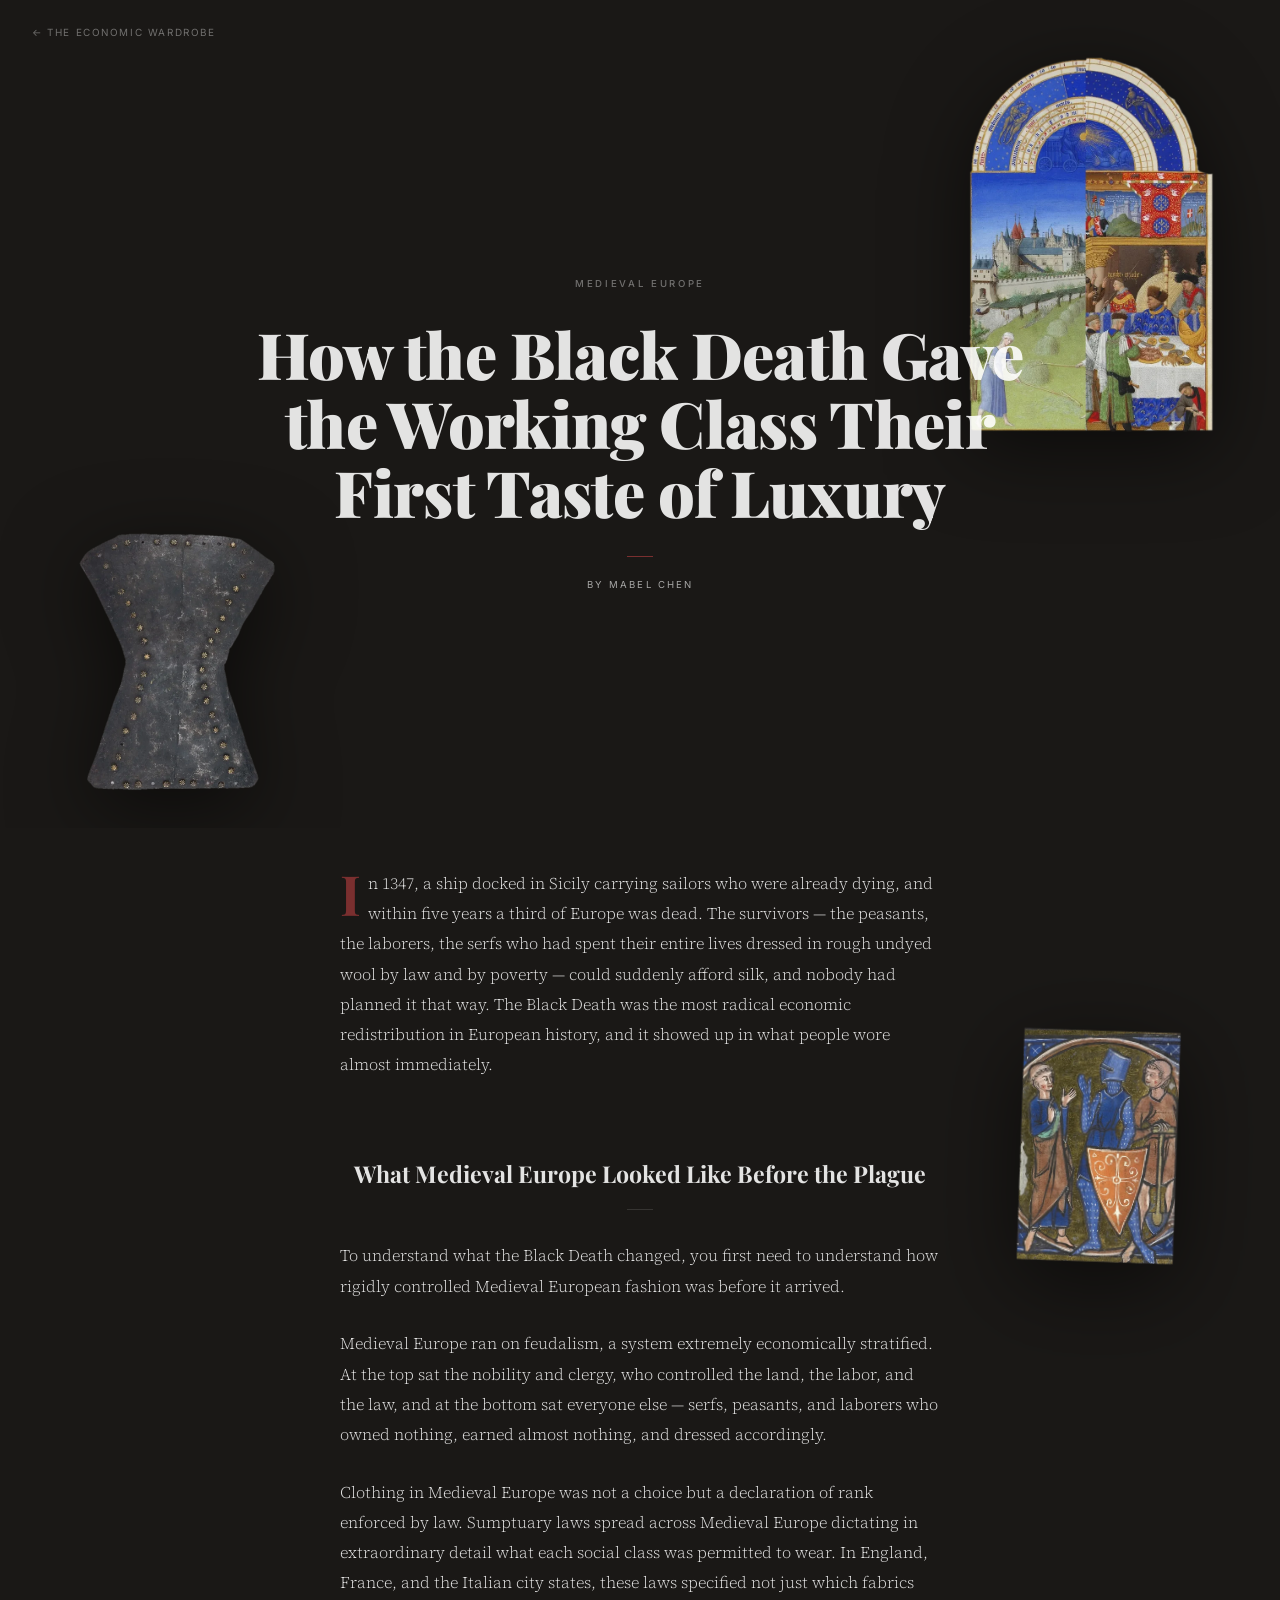
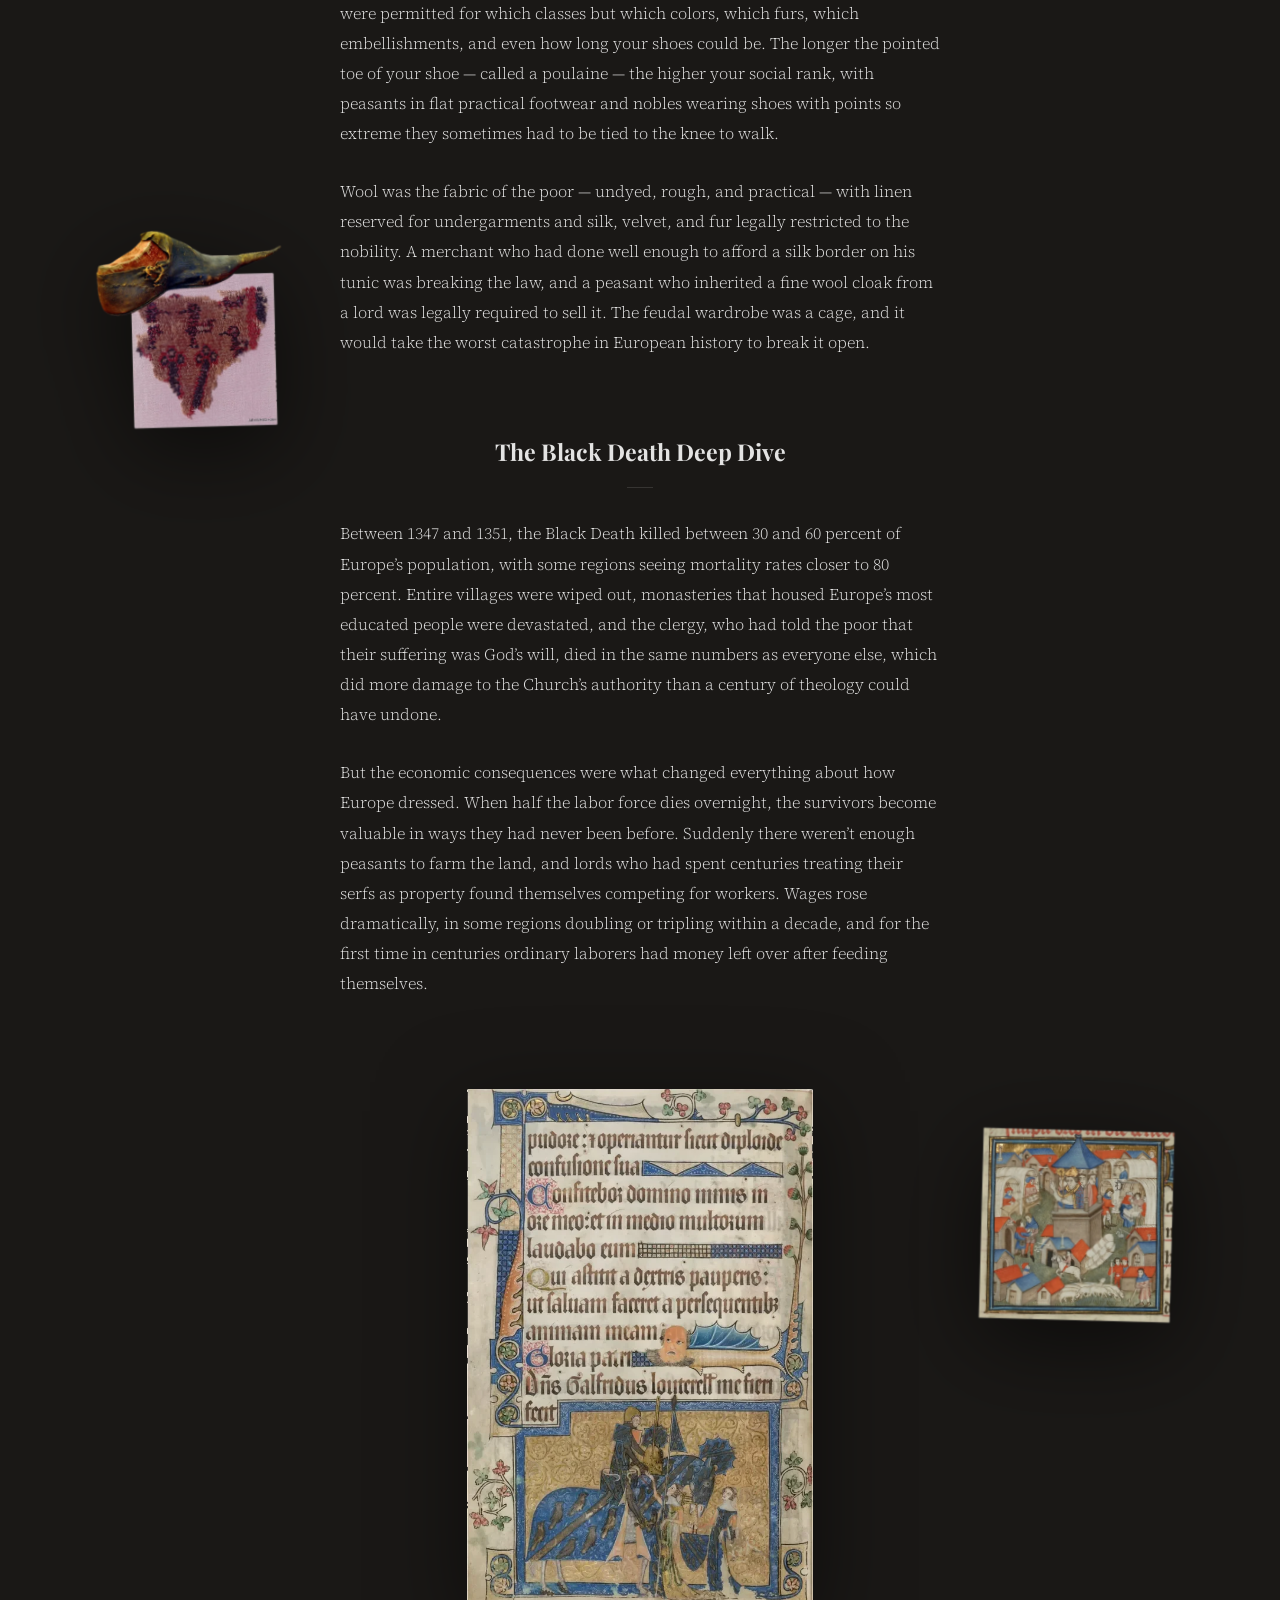
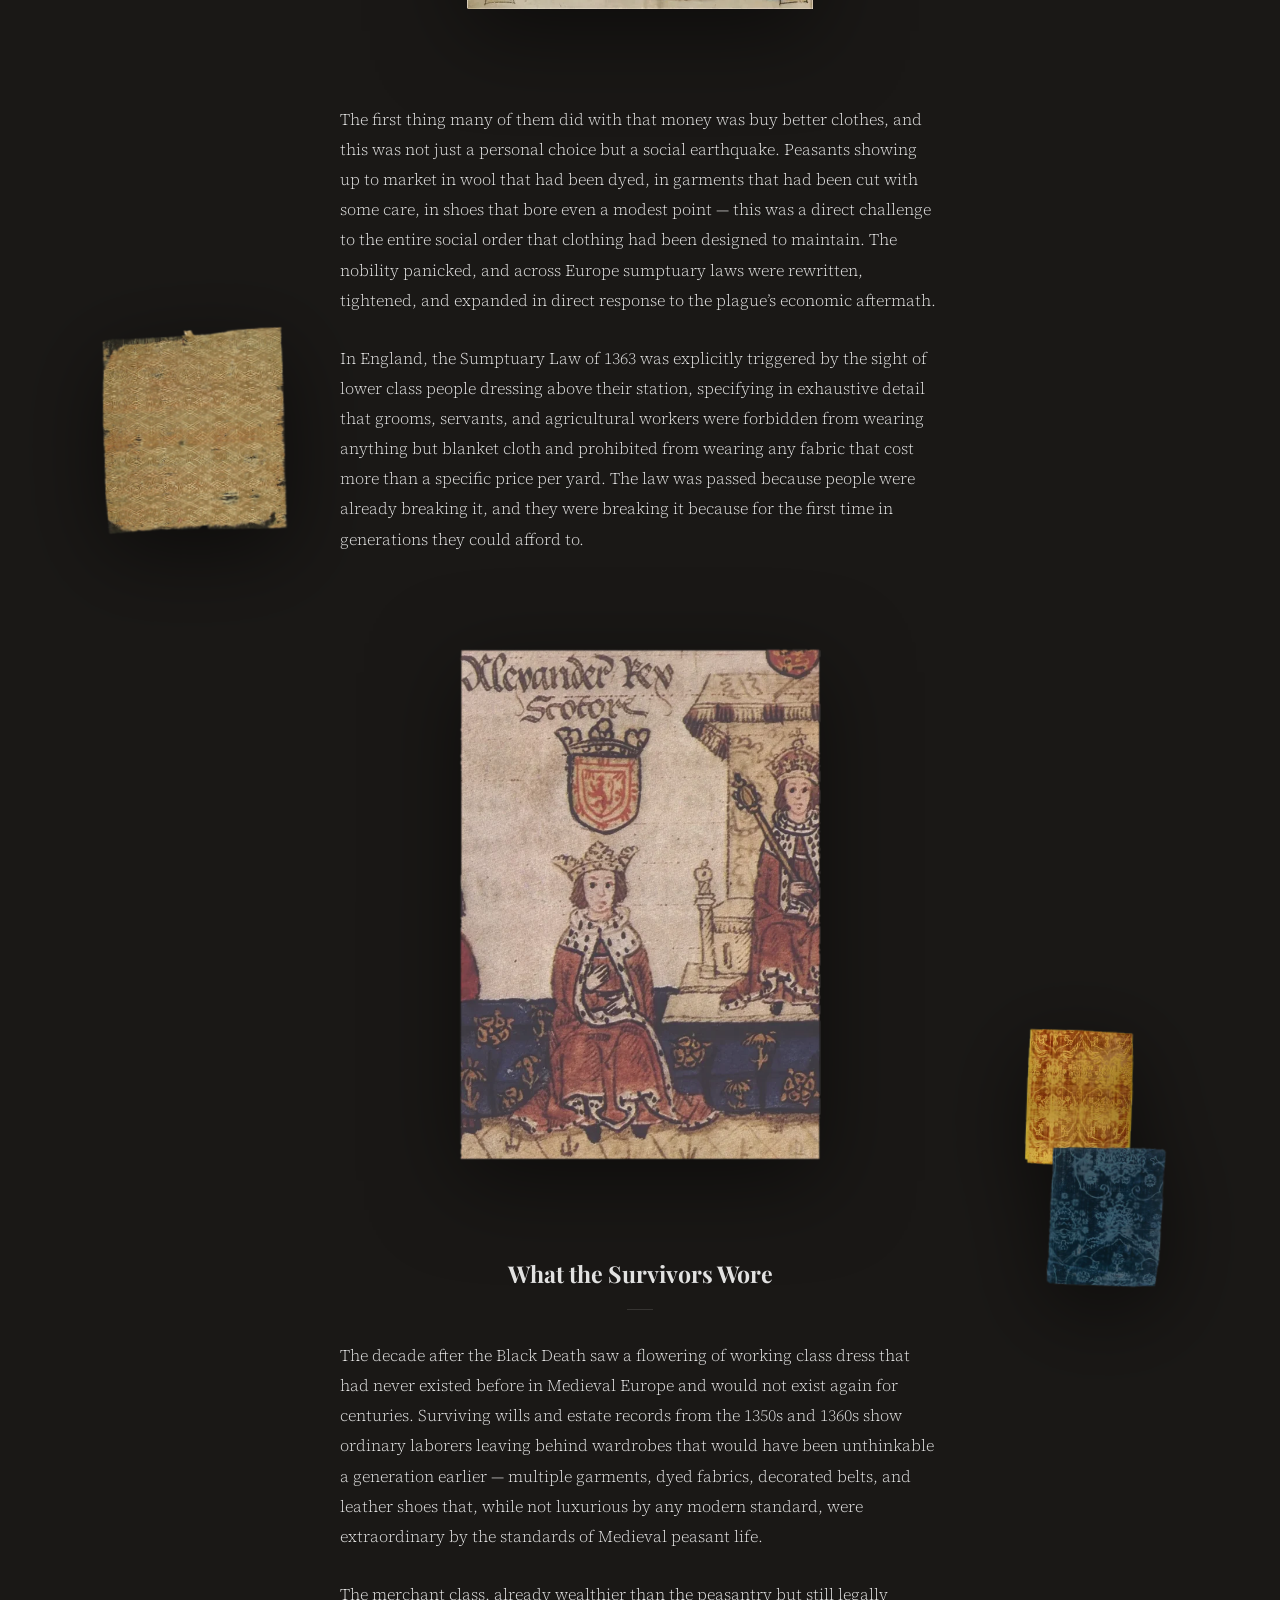
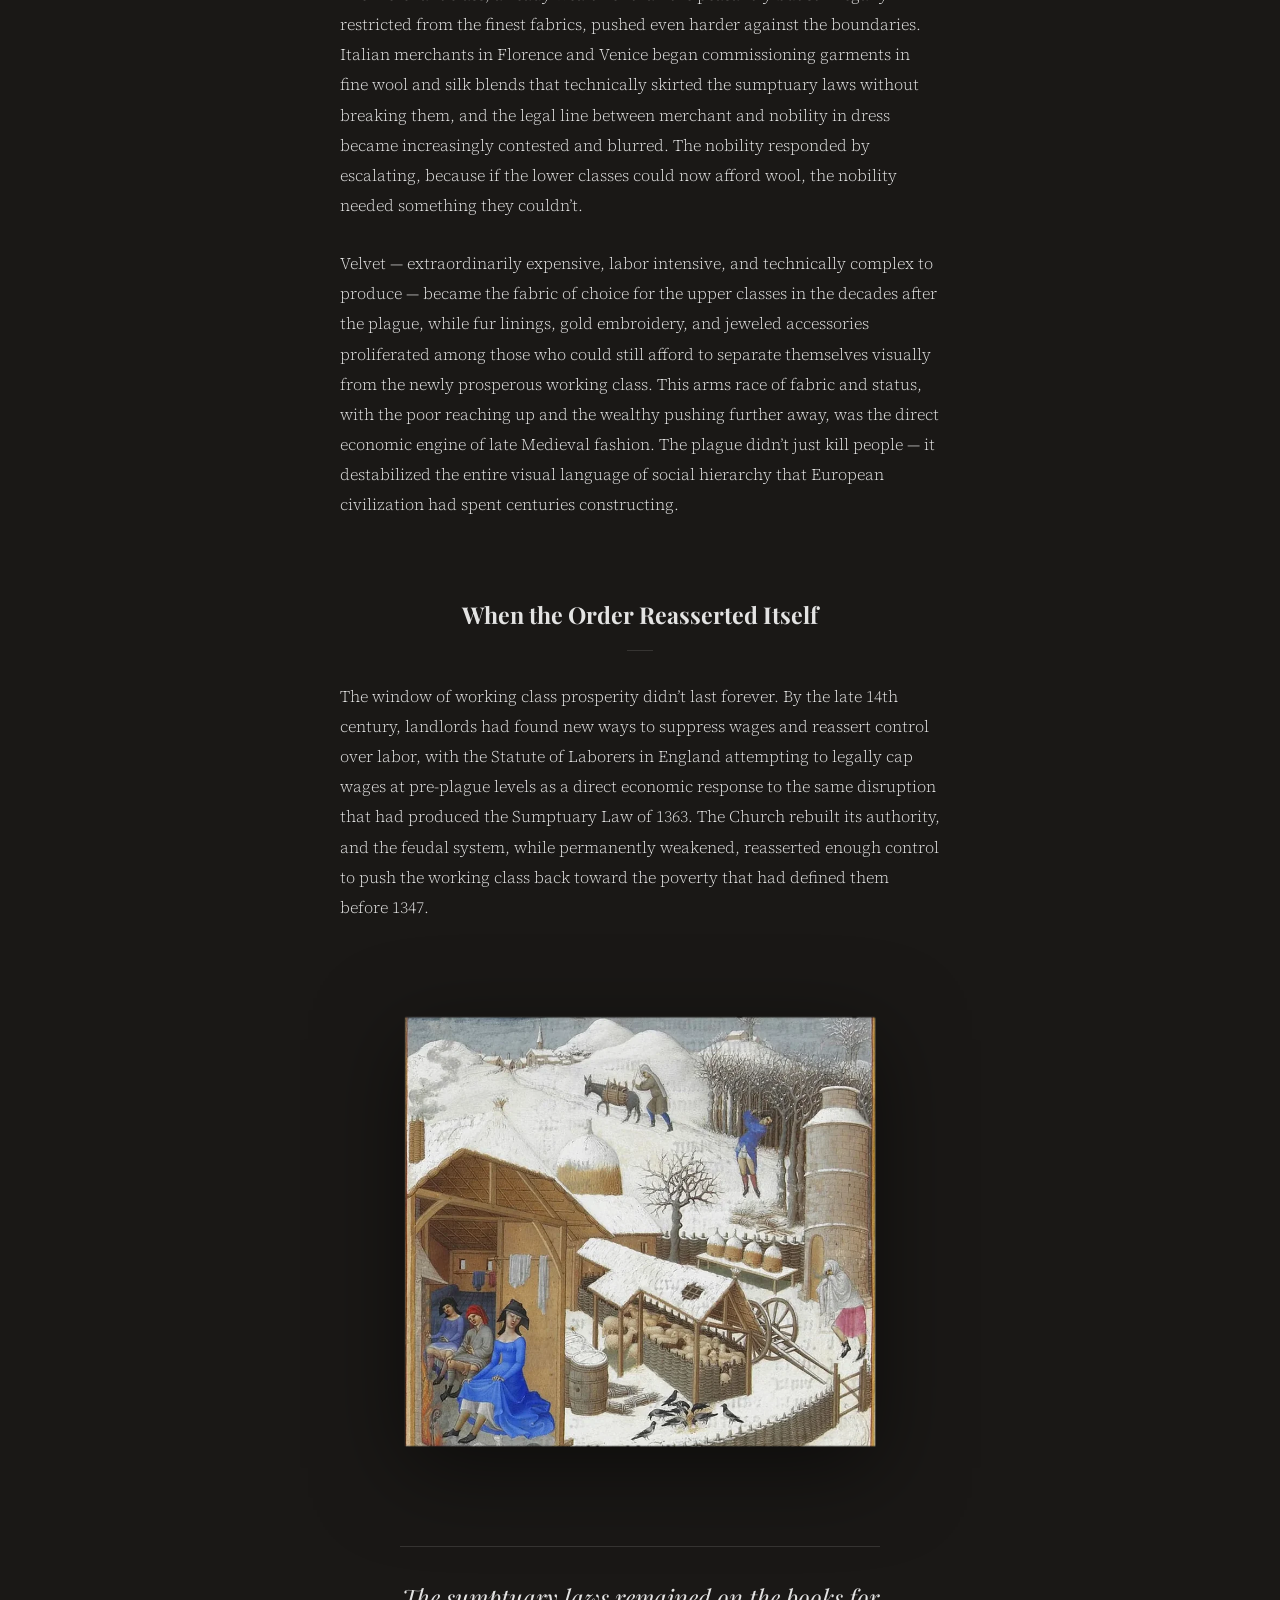
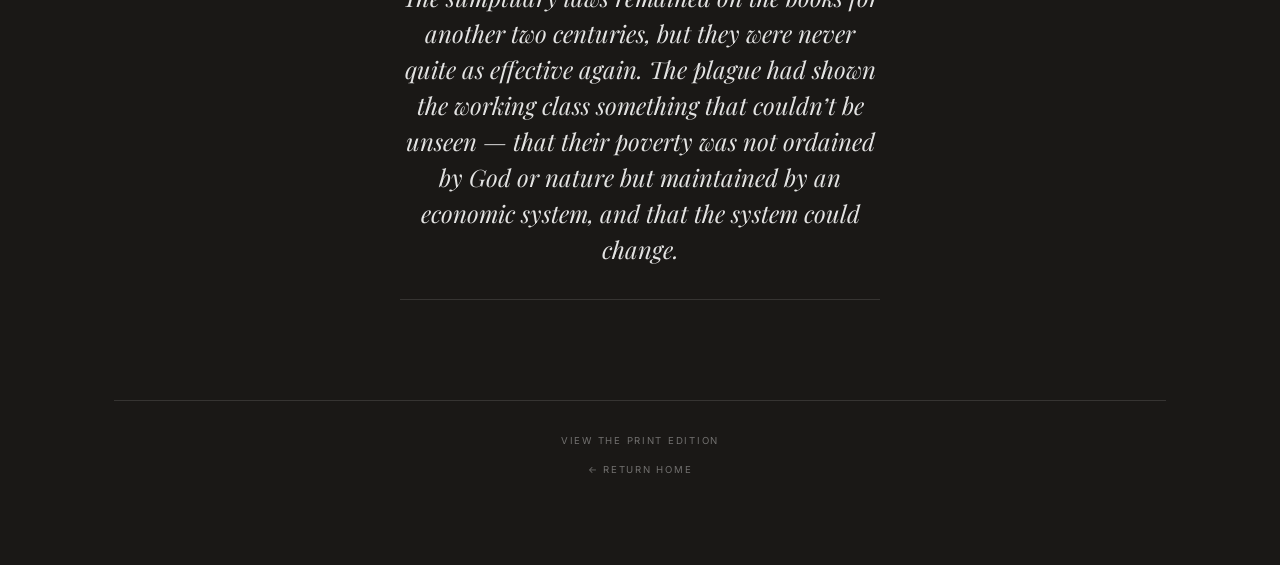
<file: article-blackdeath.html>
<!DOCTYPE html>
<html lang="en">
<head>
  <meta charset="UTF-8" />
  <meta name="viewport" content="width=device-width, initial-scale=1.0" />
  <title>How the Black Death Gave the Working Class Their First Taste of Luxury — The Economic Wardrobe</title>
  <meta name="description" content="The Black Death was the most radical economic redistribution in European history, and it showed up in what people wore almost immediately. On feudalism, sumptuary law, and the plague that broke the medieval wardrobe open." />
  <meta property="og:type" content="article" />
  <meta property="og:title" content="How the Black Death Gave the Working Class Their First Taste of Luxury" />
  <meta property="og:description" content="Feudalism, sumptuary law, and the plague that redistributed the medieval wardrobe." />
  <meta property="og:image" content="https://theeconomicwardrobe.netlify.app/med_cover.png" />
  <meta property="og:url" content="https://theeconomicwardrobe.netlify.app/article-blackdeath" />
  <link rel="preconnect" href="https://fonts.googleapis.com" />
  <link rel="preconnect" href="https://fonts.gstatic.com" crossorigin />
  <link href="https://fonts.googleapis.com/css2?family=Playfair+Display:ital,wght@0,400;0,700;0,900;1,400&family=Inter:wght@300;400;500&family=Source+Serif+4:ital,opsz,wght@0,8..60,300;0,8..60,400;0,8..60,600;1,8..60,300;1,8..60,400&display=swap" rel="stylesheet" />
  <style>
    *, *::before, *::after { box-sizing: border-box; margin: 0; padding: 0; }

    :root {
      --bg: #1a1816;
      --ink: rgba(255,255,255,0.88);
      --ink-soft: rgba(255,255,255,0.62);
      --ink-faint: rgba(255,255,255,0.38);
      --rule: rgba(255,255,255,0.12);
      --accent: #7a2f2f;
      --accent-soft: rgba(122,47,47,0.35);
    }

    html { background: var(--bg); scroll-behavior: smooth; }
    body {
      background: var(--bg); color: var(--ink);
      font-family: 'Source Serif 4', Georgia, serif;
      -webkit-font-smoothing: antialiased; overflow-x: hidden;
    }
    ::selection { background: var(--accent-soft); }

    .article-back {
      position: fixed; top: 26px; left: 32px; z-index: 30;
      font-family: 'Inter', sans-serif;
      font-size: 0.62rem; letter-spacing: 0.16em; text-transform: uppercase;
      color: var(--ink-faint); text-decoration: none; transition: color 0.2s;
    }
    .article-back:hover { color: var(--ink); }

    .hero {
      position: relative; min-height: 92vh;
      display: flex; flex-direction: column;
      align-items: center; justify-content: center;
      text-align: center; padding: 120px 24px 80px; overflow: hidden;
    }
    .hero-art {
      position: absolute; top: 6vh; right: 5vw;
      width: min(22vw, 250px);
      filter: drop-shadow(0 18px 40px rgba(0,0,0,0.55));
      pointer-events: none;
    }
    .hero-art--l {
      top: auto; right: auto; bottom: 4vh; left: 6vw;
      width: min(18vw, 200px);
    }

    .eyebrow {
      font-family: 'Inter', sans-serif;
      font-size: 0.6rem; font-weight: 500;
      letter-spacing: 0.28em; text-transform: uppercase;
      color: var(--ink-faint); margin-bottom: 30px;
    }
    h1 {
      font-family: 'Playfair Display', serif;
      font-weight: 900;
      font-size: clamp(2.2rem, 6.6vw, 4rem);
      line-height: 1.08; letter-spacing: -0.01em;
      max-width: 18ch; margin: 0 auto 30px;
      position: relative; z-index: 2;
    }
    .byline {
      font-family: 'Inter', sans-serif;
      font-size: 0.6rem; letter-spacing: 0.22em; text-transform: uppercase;
      color: var(--ink-soft);
    }
    .byline::before {
      content: ""; display: block; width: 26px; height: 1px;
      margin: 0 auto 22px; background: var(--accent);
    }

    .shell { position: relative; max-width: 1100px; margin: 0 auto; padding: 40px 24px 90px; }
    .col { max-width: 600px; margin: 0 auto; }
    .col p { font-size: 1.02rem; font-weight: 300; line-height: 1.85; margin-bottom: 1.7em; }

    .opener p:first-child::first-letter {
      font-family: 'Playfair Display', serif;
      font-weight: 700; font-size: 3.4em;
      float: left; line-height: 0.82;
      padding: 0.06em 0.12em 0 0;
      color: var(--accent);
    }

    h2 {
      font-family: 'Playfair Display', serif;
      font-weight: 700; font-size: 1.45rem; line-height: 1.3;
      text-align: center; margin: 80px 0 30px;
    }
    h2::after {
      content: ""; display: block; width: 26px; height: 1px;
      margin: 20px auto 0; background: var(--rule);
    }

    .standalone {
      font-family: 'Playfair Display', serif;
      font-style: italic; font-weight: 400;
      font-size: 1.5rem; line-height: 1.5; text-align: center;
      max-width: 480px; margin: 56px auto; padding: 32px 0;
      border-top: 1px solid var(--rule);
      border-bottom: 1px solid var(--rule);
    }

    .float-art {
      display: none; position: absolute;
      filter: drop-shadow(0 22px 44px rgba(0,0,0,0.55));
      pointer-events: none; z-index: 1;
    }
    @media (min-width: 1040px) {
      .float-art { display: block; }
      .fa-1 { width: 161px; right: 1%;   top: 200px;  transform: rotate(2deg); }
      .fa-2 { width: 189px; left: 0.5%;  top: 1000px; transform: rotate(-1.5deg); }
      .fa-3 { width: 195px; right: 1.5%; top: 1900px; transform: rotate(1.5deg); }
      .fa-4 { width: 186px; left: 1%;    top: 2700px; transform: rotate(-2deg); }
      .fa-5 { width: 146px; right: 2%;   top: 3400px; transform: rotate(2deg); }
    }
    .inline-art { margin: 40px auto; text-align: center; }
    .inline-art img {
      max-width: min(78%, 320px); max-height: 420px;
      width: auto; height: auto;
      filter: drop-shadow(0 16px 32px rgba(0,0,0,0.5));
    }
    @media (min-width: 1040px) { .inline-art { display: none; } }

    .plate { max-width: 760px; margin: 90px auto; text-align: center; }
    .plate img {
      max-width: min(100%, 480px);
      max-height: 520px; width: auto;
      filter: drop-shadow(0 22px 44px rgba(0,0,0,0.5));
    }

    .reveal { opacity: 0; transform: translateY(18px); transition: opacity 0.9s ease, transform 0.9s ease; }
    .reveal.in { opacity: 1; transform: none; }
    @media (prefers-reduced-motion: reduce) {
      .reveal { opacity: 1; transform: none; transition: none; }
      html { scroll-behavior: auto; }
    }

    .article-footer {
      margin-top: 100px; padding-top: 34px;
      border-top: 1px solid var(--rule);
      display: flex; flex-direction: column; align-items: center; gap: 18px;
    }
    .article-footer a {
      font-family: 'Inter', sans-serif;
      font-size: 0.6rem; letter-spacing: 0.18em; text-transform: uppercase;
      color: var(--ink-faint); text-decoration: none; transition: color 0.2s;
    }
    .article-footer a:hover { color: var(--ink); }
    a:focus-visible { outline: 1px solid var(--accent); outline-offset: 4px; }
  </style>
</head>
<body>

  <a href="index.html" class="article-back">&#8592; The Economic Wardrobe</a>

  <header class="hero">
    <img class="hero-art" src="assets/med/p1_1.webp" alt="Medieval artwork from the print edition cover" />
    <img class="hero-art hero-art--l" src="assets/med/p2_1.webp" alt="Medieval illustration from the print edition" />
    <p class="eyebrow">Medieval Europe</p>
    <h1>How the Black Death Gave the Working Class Their First Taste of Luxury</h1>
    <p class="byline">By Mabel Chen</p>
  </header>

  <main class="shell">

    <img class="float-art fa-1" src="assets/med/p2_2.webp" alt="" aria-hidden="true" />
    <img class="float-art fa-2" src="assets/med/p3_1.webp" alt="" aria-hidden="true" />
    <img class="float-art fa-3" src="assets/med/p4_2.webp" alt="" aria-hidden="true" />
    <img class="float-art fa-4" src="assets/med/p6_1.webp" alt="" aria-hidden="true" />
    <img class="float-art fa-5" src="assets/med/p6_2.webp" alt="" aria-hidden="true" />

    <article>

      <div class="col opener reveal">
        <p>In 1347, a ship docked in Sicily carrying sailors who were already dying, and within five years a third of Europe was dead. The survivors &mdash; the peasants, the laborers, the serfs who had spent their entire lives dressed in rough undyed wool by law and by poverty &mdash; could suddenly afford silk, and nobody had planned it that way. The Black Death was the most radical economic redistribution in European history, and it showed up in what people wore almost immediately.</p>
      </div>

      <h2 class="reveal">What Medieval Europe Looked Like Before the Plague</h2>

      <div class="col reveal">
        <p>To understand what the Black Death changed, you first need to understand how rigidly controlled Medieval European fashion was before it arrived.</p>

        <p>Medieval Europe ran on feudalism, a system extremely economically stratified. At the top sat the nobility and clergy, who controlled the land, the labor, and the law, and at the bottom sat everyone else &mdash; serfs, peasants, and laborers who owned nothing, earned almost nothing, and dressed accordingly.</p>

        <p>Clothing in Medieval Europe was not a choice but a declaration of rank enforced by law. Sumptuary laws spread across Medieval Europe dictating in extraordinary detail what each social class was permitted to wear. In England, France, and the Italian city states, these laws specified not just which fabrics were permitted for which classes but which colors, which furs, which embellishments, and even how long your shoes could be. The longer the pointed toe of your shoe &mdash; called a poulaine &mdash; the higher your social rank, with peasants in flat practical footwear and nobles wearing shoes with points so extreme they sometimes had to be tied to the knee to walk.</p>

        <p>Wool was the fabric of the poor &mdash; undyed, rough, and practical &mdash; with linen reserved for undergarments and silk, velvet, and fur legally restricted to the nobility. A merchant who had done well enough to afford a silk border on his tunic was breaking the law, and a peasant who inherited a fine wool cloak from a lord was legally required to sell it. The feudal wardrobe was a cage, and it would take the worst catastrophe in European history to break it open.</p>
      </div>

      <div class="inline-art reveal"><img src="assets/med/p3_1.webp" alt="Medieval image from the print edition, sumptuary law section" /></div>

      <h2 class="reveal">The Black Death Deep Dive</h2>

      <div class="col reveal">
        <p>Between 1347 and 1351, the Black Death killed between 30 and 60 percent of Europe&rsquo;s population, with some regions seeing mortality rates closer to 80 percent. Entire villages were wiped out, monasteries that housed Europe&rsquo;s most educated people were devastated, and the clergy, who had told the poor that their suffering was God&rsquo;s will, died in the same numbers as everyone else, which did more damage to the Church&rsquo;s authority than a century of theology could have undone.</p>

        <p>But the economic consequences were what changed everything about how Europe dressed. When half the labor force dies overnight, the survivors become valuable in ways they had never been before. Suddenly there weren&rsquo;t enough peasants to farm the land, and lords who had spent centuries treating their serfs as property found themselves competing for workers. Wages rose dramatically, in some regions doubling or tripling within a decade, and for the first time in centuries ordinary laborers had money left over after feeding themselves.</p>
      </div>

      <figure class="plate reveal">
        <img src="assets/med/p4_1.webp" alt="Page from a medieval manuscript, from the print edition" />
      </figure>

      <div class="col reveal">
        <p>The first thing many of them did with that money was buy better clothes, and this was not just a personal choice but a social earthquake. Peasants showing up to market in wool that had been dyed, in garments that had been cut with some care, in shoes that bore even a modest point &mdash; this was a direct challenge to the entire social order that clothing had been designed to maintain. The nobility panicked, and across Europe sumptuary laws were rewritten, tightened, and expanded in direct response to the plague&rsquo;s economic aftermath.</p>

        <p>In England, the Sumptuary Law of 1363 was explicitly triggered by the sight of lower class people dressing above their station, specifying in exhaustive detail that grooms, servants, and agricultural workers were forbidden from wearing anything but blanket cloth and prohibited from wearing any fabric that cost more than a specific price per yard. The law was passed because people were already breaking it, and they were breaking it because for the first time in generations they could afford to.</p>
      </div>

      <figure class="plate reveal">
        <img src="assets/med/p5_1.webp" alt="Medieval image from the print edition, Sumptuary Law of 1363 section" />
      </figure>

      <h2 class="reveal">What the Survivors Wore</h2>

      <div class="col reveal">
        <p>The decade after the Black Death saw a flowering of working class dress that had never existed before in Medieval Europe and would not exist again for centuries. Surviving wills and estate records from the 1350s and 1360s show ordinary laborers leaving behind wardrobes that would have been unthinkable a generation earlier &mdash; multiple garments, dyed fabrics, decorated belts, and leather shoes that, while not luxurious by any modern standard, were extraordinary by the standards of Medieval peasant life.</p>

        <p>The merchant class, already wealthier than the peasantry but still legally restricted from the finest fabrics, pushed even harder against the boundaries. Italian merchants in Florence and Venice began commissioning garments in fine wool and silk blends that technically skirted the sumptuary laws without breaking them, and the legal line between merchant and nobility in dress became increasingly contested and blurred. The nobility responded by escalating, because if the lower classes could now afford wool, the nobility needed something they couldn&rsquo;t.</p>

        <p>Velvet &mdash; extraordinarily expensive, labor intensive, and technically complex to produce &mdash; became the fabric of choice for the upper classes in the decades after the plague, while fur linings, gold embroidery, and jeweled accessories proliferated among those who could still afford to separate themselves visually from the newly prosperous working class. This arms race of fabric and status, with the poor reaching up and the wealthy pushing further away, was the direct economic engine of late Medieval fashion. The plague didn&rsquo;t just kill people &mdash; it destabilized the entire visual language of social hierarchy that European civilization had spent centuries constructing.</p>
      </div>

      <h2 class="reveal">When the Order Reasserted Itself</h2>

      <div class="col reveal">
        <p>The window of working class prosperity didn&rsquo;t last forever. By the late 14th century, landlords had found new ways to suppress wages and reassert control over labor, with the Statute of Laborers in England attempting to legally cap wages at pre-plague levels as a direct economic response to the same disruption that had produced the Sumptuary Law of 1363. The Church rebuilt its authority, and the feudal system, while permanently weakened, reasserted enough control to push the working class back toward the poverty that had defined them before 1347.</p>
      </div>

      <figure class="plate reveal">
        <img src="assets/med/p7_1.webp" alt="Medieval image from the print edition, final section" />
      </figure>

      <p class="standalone reveal">The sumptuary laws remained on the books for another two centuries, but they were never quite as effective again. The plague had shown the working class something that couldn&rsquo;t be unseen &mdash; that their poverty was not ordained by God or nature but maintained by an economic system, and that the system could change.</p>

    </article>

    <footer class="article-footer">
      <a href="article-blackdeath-print.html">View the print edition</a>
      <a href="index.html">&#8592; Return home</a>
    </footer>

  </main>

  <script>
    const obs = new IntersectionObserver((entries) => {
      for (const e of entries) if (e.isIntersecting) { e.target.classList.add('in'); obs.unobserve(e.target); }
    }, { rootMargin: '0px 0px -8% 0px' });
    document.querySelectorAll('.reveal').forEach(el => obs.observe(el));
  </script>

</body>
</html>
</file>
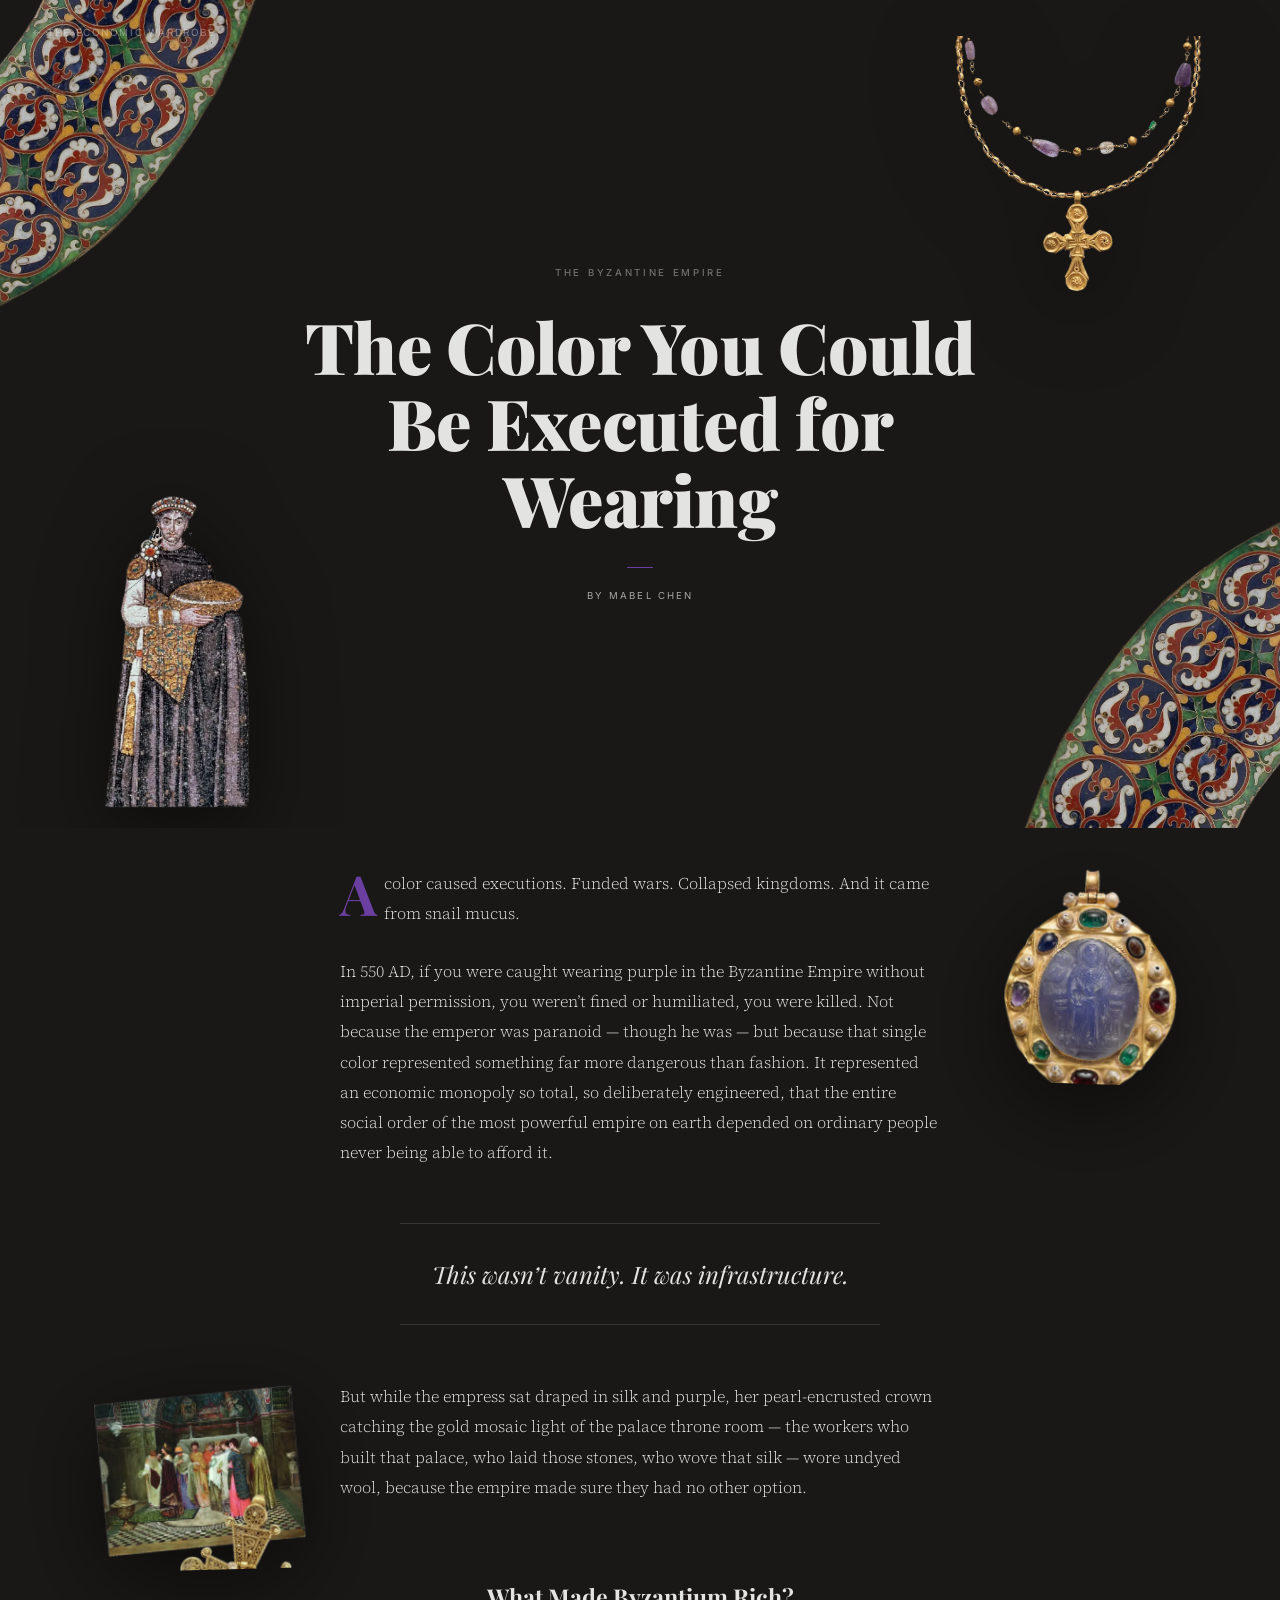
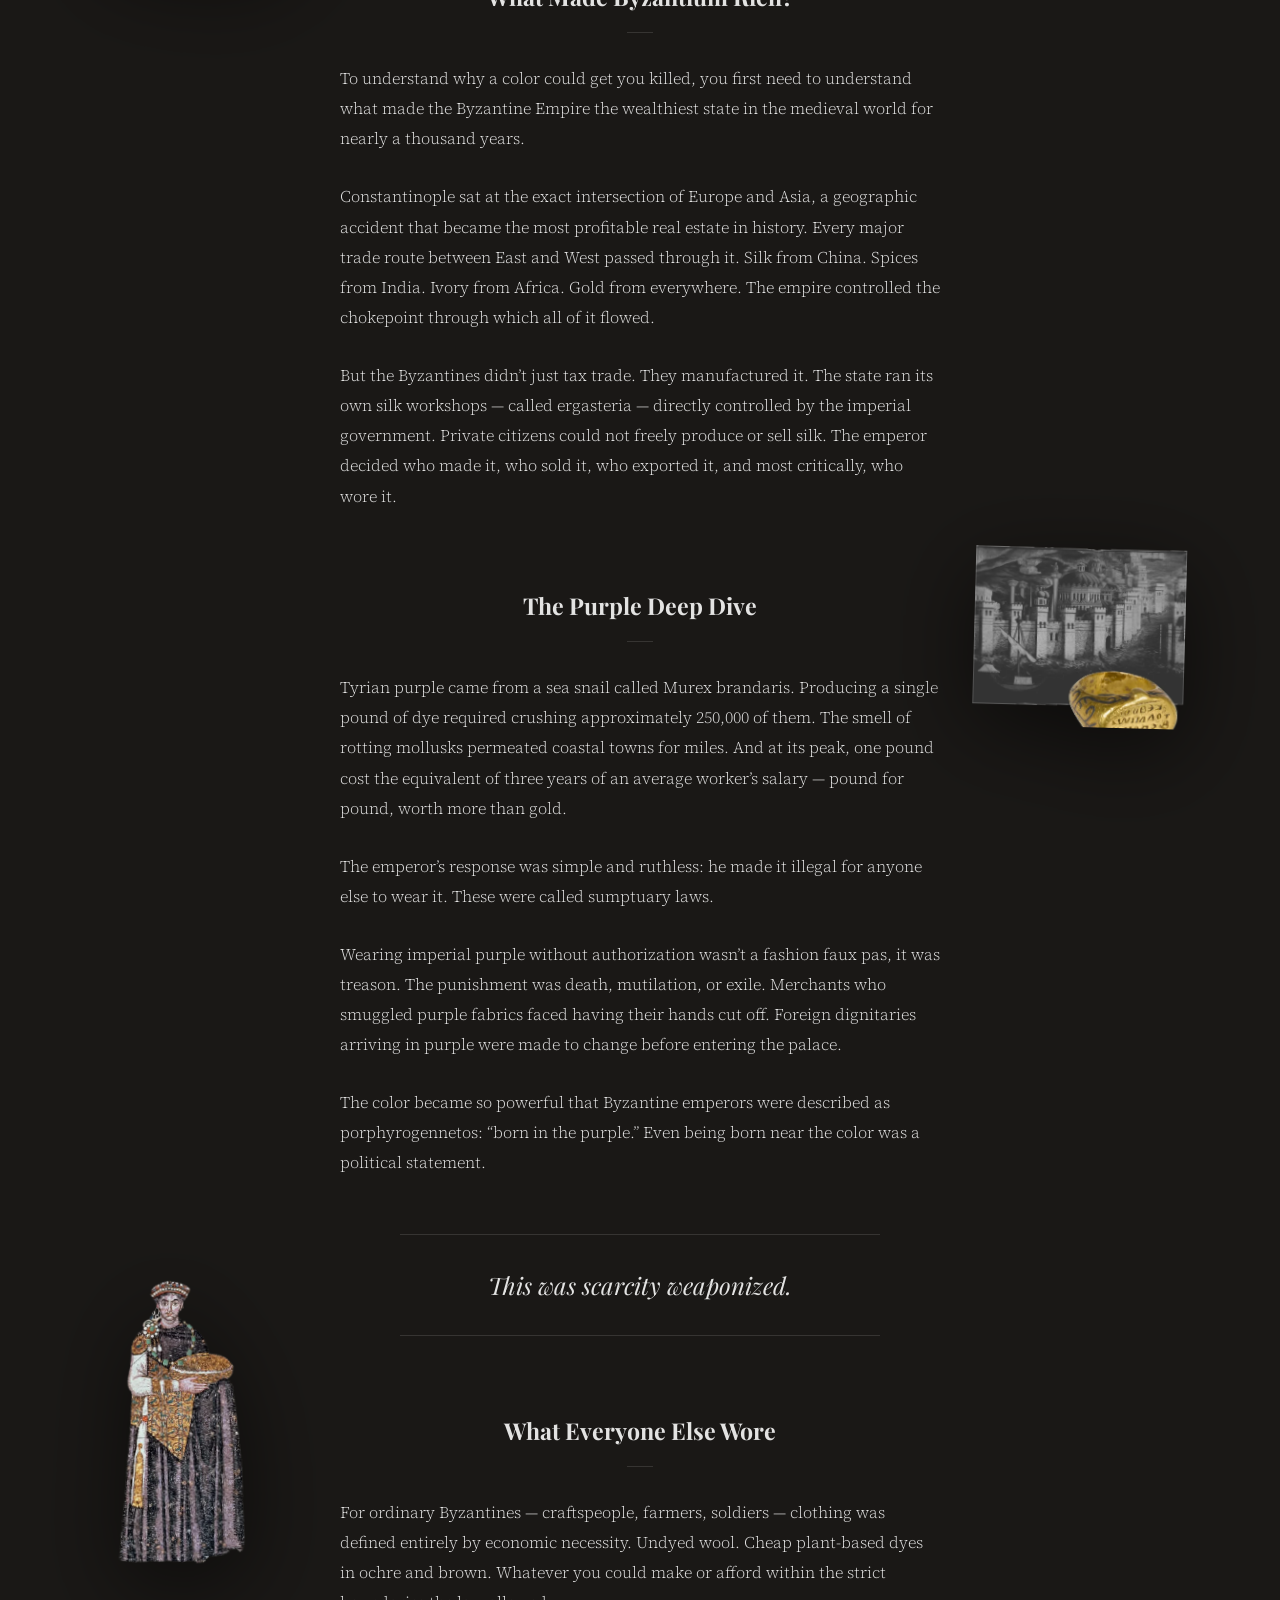
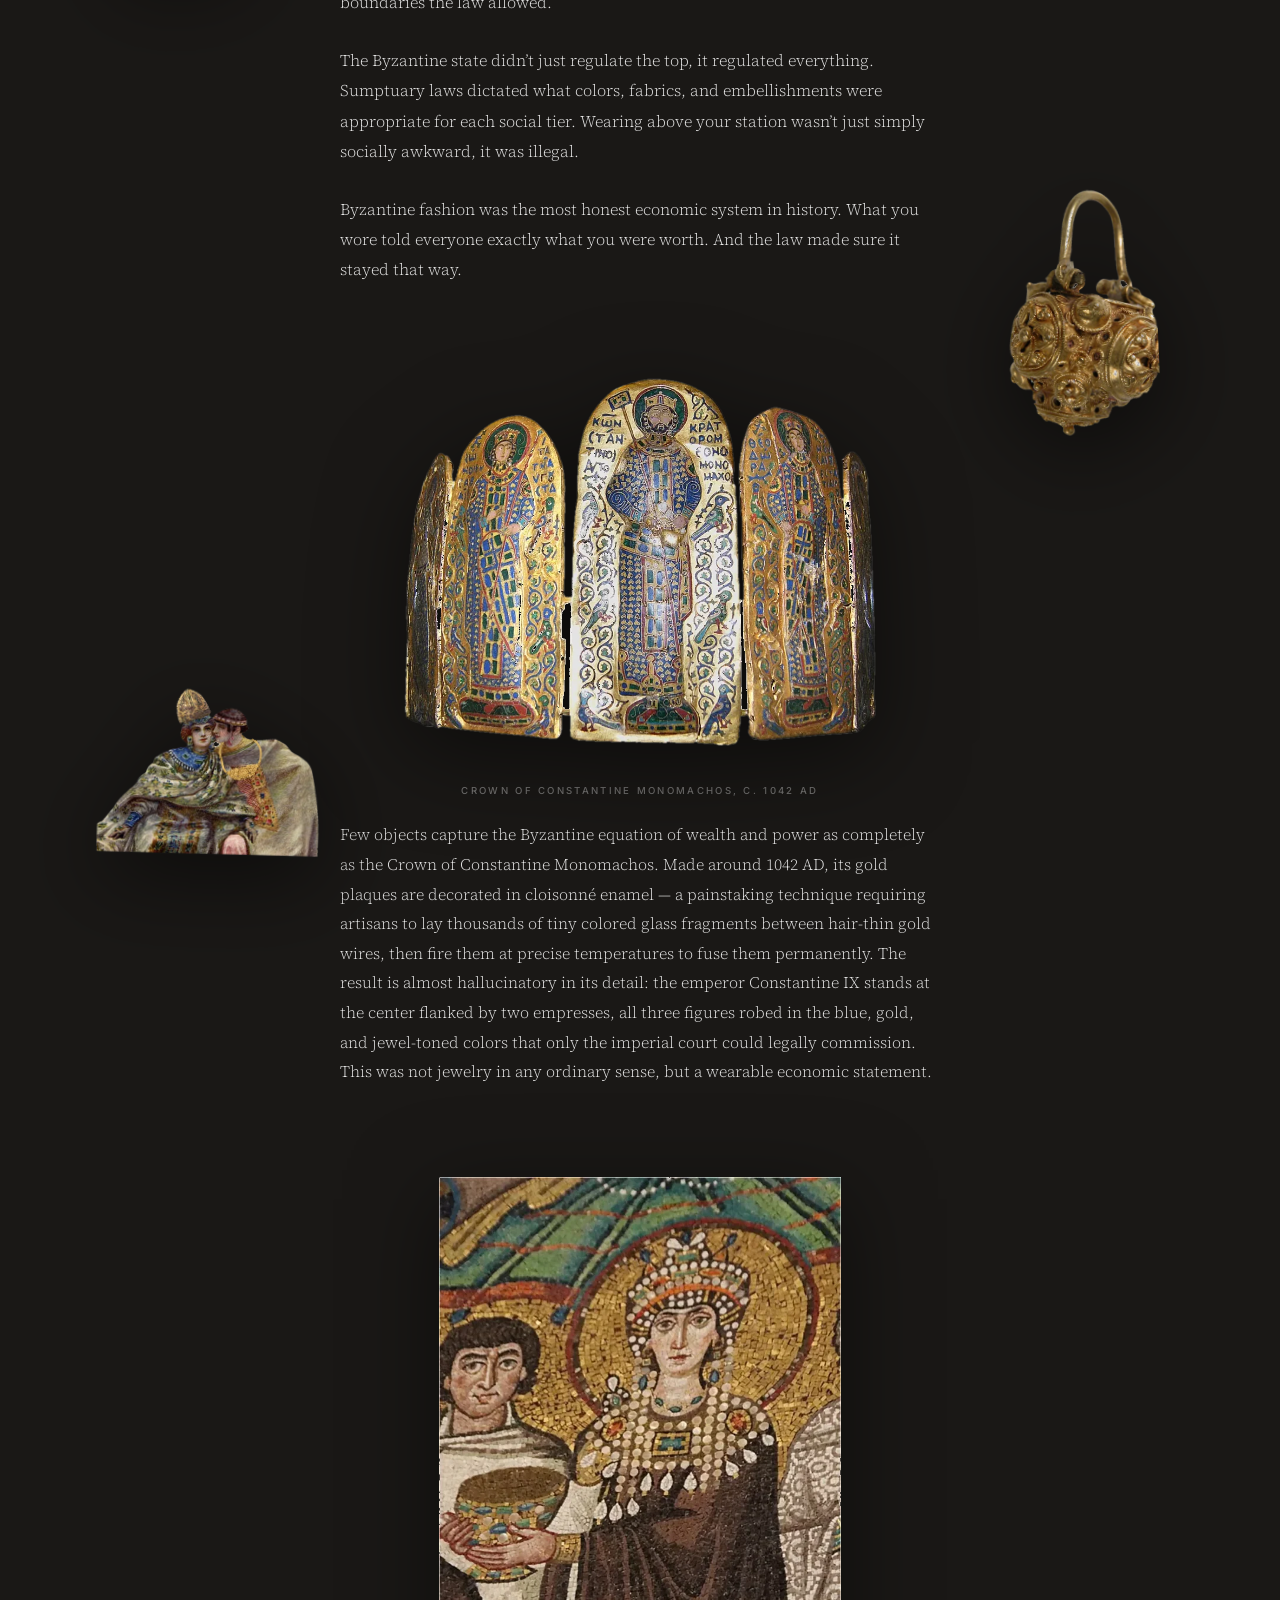
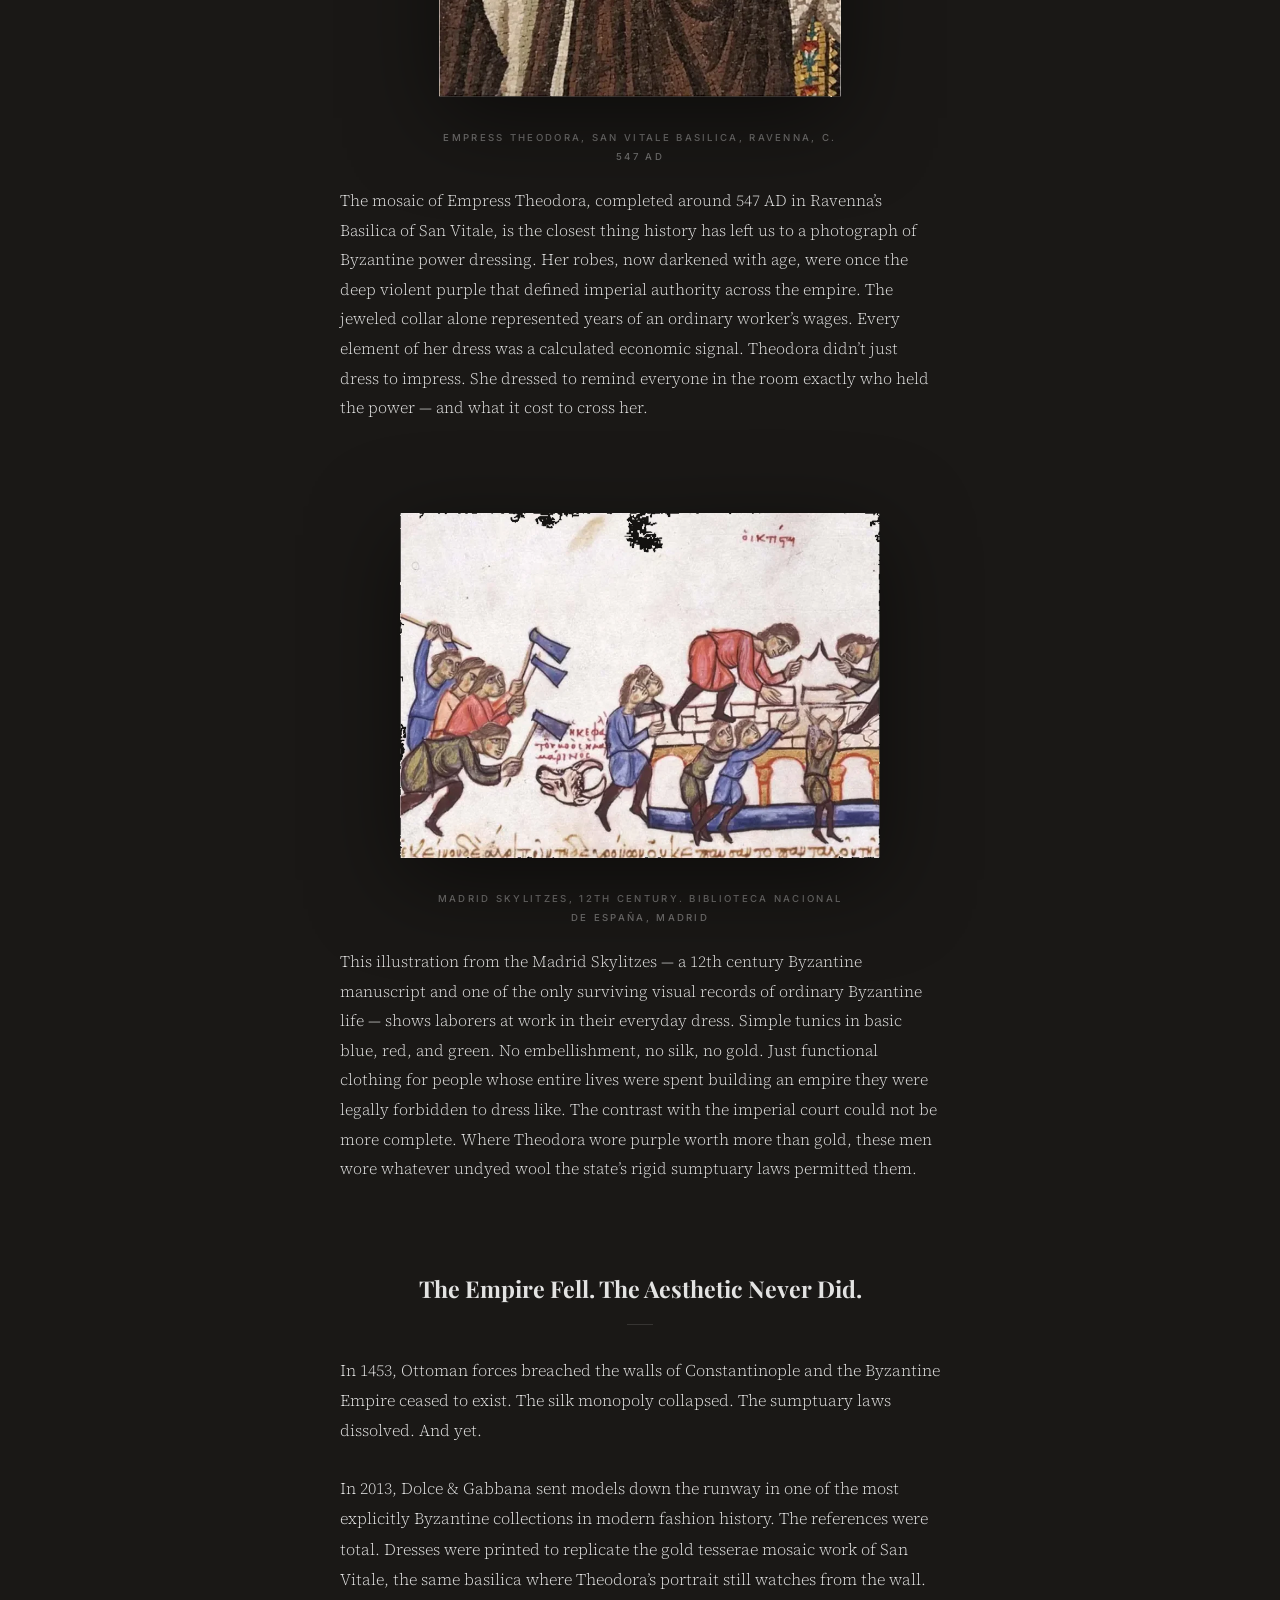
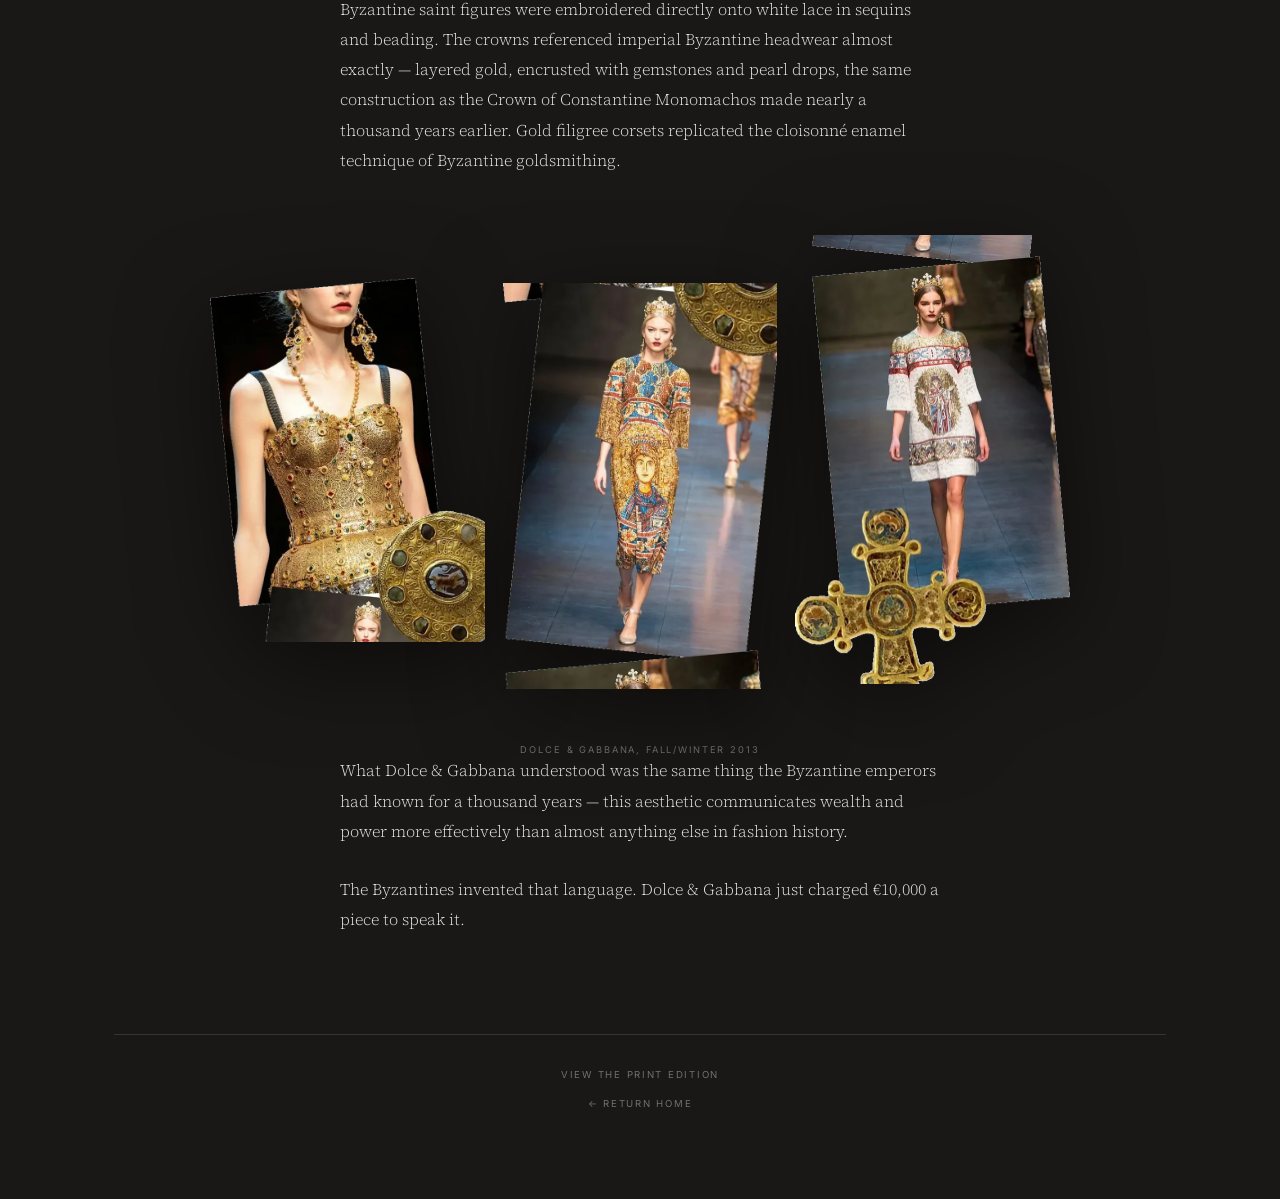
<file: article-byzantine.html>
<!DOCTYPE html>
<html lang="en">
<head>
  <meta charset="UTF-8" />
  <meta name="viewport" content="width=device-width, initial-scale=1.0" />
  <title>The Color You Could Be Executed for Wearing — The Economic Wardrobe</title>
  <meta name="description" content="In 550 AD, wearing purple in the Byzantine Empire without imperial permission was punishable by death. On Tyrian purple, sumptuary law, and an economic monopoly so total the social order depended on it." />
  <meta property="og:type" content="article" />
  <meta property="og:title" content="The Color You Could Be Executed for Wearing" />
  <meta property="og:description" content="Tyrian purple, sumptuary law, and scarcity weaponized in the Byzantine Empire." />
  <meta property="og:image" content="https://theeconomicwardrobe.netlify.app/byz_cover.png" />
  <meta property="og:url" content="https://theeconomicwardrobe.netlify.app/article-byzantine" />
  <link rel="preconnect" href="https://fonts.googleapis.com" />
  <link rel="preconnect" href="https://fonts.gstatic.com" crossorigin />
  <link href="https://fonts.googleapis.com/css2?family=Playfair+Display:ital,wght@0,400;0,700;0,900;1,400&family=Inter:wght@300;400;500&family=Source+Serif+4:ital,opsz,wght@0,8..60,300;0,8..60,400;0,8..60,600;1,8..60,300;1,8..60,400&display=swap" rel="stylesheet" />
  <style>
    *, *::before, *::after { box-sizing: border-box; margin: 0; padding: 0; }

    :root {
      --bg: #1a1816;
      --ink: rgba(255,255,255,0.88);
      --ink-soft: rgba(255,255,255,0.62);
      --ink-faint: rgba(255,255,255,0.38);
      --rule: rgba(255,255,255,0.12);
      --purple: #6b3fa0;
      --purple-soft: rgba(107,63,160,0.35);
    }

    html { background: var(--bg); scroll-behavior: smooth; }

    body {
      background: var(--bg);
      color: var(--ink);
      font-family: 'Source Serif 4', Georgia, serif;
      -webkit-font-smoothing: antialiased;
      overflow-x: hidden;
    }

    ::selection { background: var(--purple-soft); }

    .article-back {
      position: fixed;
      top: 26px; left: 32px; z-index: 30;
      font-family: 'Inter', sans-serif;
      font-size: 0.62rem; letter-spacing: 0.16em; text-transform: uppercase;
      color: var(--ink-faint); text-decoration: none; transition: color 0.2s;
    }
    .article-back:hover { color: var(--ink); }

    /* ── HERO ── */
    .hero {
      position: relative;
      min-height: 92vh;
      display: flex; flex-direction: column;
      align-items: center; justify-content: center;
      text-align: center;
      padding: 120px 24px 80px;
      overflow: hidden;
    }

    .hero-arc {
      position: absolute; top: -60px; left: -70px;
      width: min(34vw, 340px); opacity: 0.85;
      pointer-events: none;
    }
    .hero-arc--flip {
      top: auto; left: auto; bottom: -60px; right: -70px;
      transform: rotate(180deg);
    }
    .hero-necklace {
      position: absolute; top: 4vh; right: 6vw;
      width: min(22vw, 250px);
      filter: drop-shadow(0 18px 40px rgba(0,0,0,0.55));
      pointer-events: none;
    }
    .hero-mosaic {
      position: absolute; bottom: 2vh; left: 8vw;
      width: min(13vw, 150px);
      filter: drop-shadow(0 18px 40px rgba(0,0,0,0.55));
      pointer-events: none;
    }

    .eyebrow {
      font-family: 'Inter', sans-serif;
      font-size: 0.6rem; font-weight: 500;
      letter-spacing: 0.28em; text-transform: uppercase;
      color: var(--ink-faint); margin-bottom: 30px;
    }

    h1 {
      font-family: 'Playfair Display', serif;
      font-weight: 900;
      font-size: clamp(2.3rem, 7vw, 4.4rem);
      line-height: 1.08; letter-spacing: -0.01em;
      max-width: 14ch; margin: 0 auto 30px;
      position: relative; z-index: 2;
    }

    .byline {
      font-family: 'Inter', sans-serif;
      font-size: 0.6rem; letter-spacing: 0.22em; text-transform: uppercase;
      color: var(--ink-soft);
    }
    .byline::before {
      content: ""; display: block; width: 26px; height: 1px;
      margin: 0 auto 22px; background: var(--purple);
    }

    /* ── BODY LAYOUT ── */
    .shell {
      position: relative;
      max-width: 1100px;
      margin: 0 auto;
      padding: 40px 24px 90px;
    }

    .col { max-width: 600px; margin: 0 auto; }

    .col p {
      font-size: 1.02rem; font-weight: 300; line-height: 1.85;
      margin-bottom: 1.7em;
    }

    .opener p:first-child::first-letter {
      font-family: 'Playfair Display', serif;
      font-weight: 700; font-size: 3.4em;
      float: left; line-height: 0.82;
      padding: 0.06em 0.12em 0 0;
      color: var(--purple);
    }

    h2 {
      font-family: 'Playfair Display', serif;
      font-weight: 700; font-size: 1.45rem; line-height: 1.3;
      text-align: center; margin: 80px 0 30px;
    }
    h2::after {
      content: ""; display: block; width: 26px; height: 1px;
      margin: 20px auto 0; background: var(--rule);
    }

    .standalone {
      font-family: 'Playfair Display', serif;
      font-style: italic; font-weight: 400;
      font-size: 1.5rem; line-height: 1.5; text-align: center;
      max-width: 480px; margin: 56px auto; padding: 32px 0;
      border-top: 1px solid var(--rule);
      border-bottom: 1px solid var(--rule);
    }

    /* floating cutouts (desktop) */
    .float-art {
      display: none;
      position: absolute;
      filter: drop-shadow(0 22px 44px rgba(0,0,0,0.55));
      pointer-events: none;
      z-index: 1;
    }
    @media (min-width: 1040px) {
      .float-art { display: block; }
      .fa-pendant   { width: 176px; right: 1%;  top: 40px;   transform: rotate(2deg); }
      .fa-painting  { width: 208px; left: 0.5%; top: 560px;  transform: rotate(-1.5deg); }
      .fa-constant  { width: 211px; right: 0.5%; top: 1320px; transform: rotate(1.5deg); }
      .fa-figure    { width: 131px; left: 2%;   top: 2050px; transform: rotate(-2deg); }
      .fa-earrings  { width: 152px; right: 3%;  top: 2560px; transform: rotate(-2.5deg); }
      .fa-couple    { width: 226px; left: 0.5%; top: 3060px; transform: rotate(1.5deg); }
    }

    /* inline figures (mobile fallback for the floats) */
    .inline-art { margin: 40px auto; text-align: center; }
    .inline-art img {
      max-width: min(78%, 320px); max-height: 420px;
      width: auto; height: auto;
      filter: drop-shadow(0 16px 32px rgba(0,0,0,0.5));
    }
    @media (min-width: 1040px) { .inline-art { display: none; } }

    /* ── OBJECT PLATES ── */
    .plate {
      max-width: 760px;
      margin: 90px auto;
      text-align: center;
    }
    .plate img {
      max-width: min(100%, 480px);
      max-height: 520px; width: auto;
      filter: drop-shadow(0 22px 44px rgba(0,0,0,0.5));
    }
    .plate-label {
      font-family: 'Inter', sans-serif;
      font-size: 0.6rem; font-weight: 500;
      letter-spacing: 0.24em; text-transform: uppercase;
      color: var(--ink-faint);
      margin: 26px auto 20px; max-width: 420px; line-height: 2;
    }
    .plate p {
      font-size: 1rem; font-weight: 300; line-height: 1.85;
      text-align: left; max-width: 600px; margin: 0 auto;
    }

    /* ── RUNWAY FINALE ── */
    .runway {
      display: grid; grid-template-columns: repeat(3, 1fr);
      gap: 18px; max-width: 860px; margin: 60px auto;
    }
    .runway { align-items: center; }
    .runway img {
      width: auto; max-width: 100%; max-height: 560px;
      display: block; margin: 0 auto;
      filter: drop-shadow(0 22px 44px rgba(0,0,0,0.5));
    }
    .runway img:nth-child(2) { transform: translateY(26px); }
    @media (max-width: 700px) {
      .runway { grid-template-columns: 1fr; max-width: 340px; }
      .runway img:nth-child(2) { transform: none; }
    }
    .runway-caption {
      font-family: 'Inter', sans-serif;
      font-size: 0.58rem; letter-spacing: 0.2em; text-transform: uppercase;
      color: var(--ink-faint); text-align: center; margin: 44px 0 0;
    }

    /* scroll reveal */
    .reveal { opacity: 0; transform: translateY(18px); transition: opacity 0.9s ease, transform 0.9s ease; }
    .reveal.in { opacity: 1; transform: none; }
    @media (prefers-reduced-motion: reduce) {
      .reveal { opacity: 1; transform: none; transition: none; }
      html { scroll-behavior: auto; }
    }

    /* footer */
    .article-footer {
      margin-top: 100px; padding-top: 34px;
      border-top: 1px solid var(--rule);
      display: flex; flex-direction: column; align-items: center; gap: 18px;
    }
    .article-footer a {
      font-family: 'Inter', sans-serif;
      font-size: 0.6rem; letter-spacing: 0.18em; text-transform: uppercase;
      color: var(--ink-faint); text-decoration: none; transition: color 0.2s;
    }
    .article-footer a:hover { color: var(--ink); }
    a:focus-visible { outline: 1px solid var(--purple); outline-offset: 4px; }
  </style>
</head>
<body>

  <a href="index.html" class="article-back">&#8592; The Economic Wardrobe</a>

  <!-- ── HERO ── -->
  <header class="hero">
    <img class="hero-arc" src="assets/byz/enamel_arc.webp" alt="" aria-hidden="true" />
    <img class="hero-arc hero-arc--flip" src="assets/byz/enamel_arc.webp" alt="" aria-hidden="true" />
    <img class="hero-necklace" src="assets/byz/necklace.webp" alt="Byzantine gold chain necklace with amethyst beads and a gold cross pendant" />
    <img class="hero-mosaic" src="assets/byz/mosaic_justinian_sm.webp" alt="Byzantine mosaic figure in dark robes holding a golden vessel" />
    <p class="eyebrow">The Byzantine Empire</p>
    <h1>The Color You Could Be Executed for Wearing</h1>
    <p class="byline">By Mabel Chen</p>
  </header>

  <main class="shell">

    <!-- floating margin artifacts (desktop only) -->
    <img class="float-art fa-pendant" src="assets/byz/pendant.webp" alt="" aria-hidden="true" />
    <img class="float-art fa-painting" src="assets/byz/court_painting.webp" alt="" aria-hidden="true" />
    <img class="float-art fa-constant" src="assets/byz/constantinople.webp" alt="" aria-hidden="true" />
    <img class="float-art fa-figure" src="assets/byz/mosaic_figure.webp" alt="" aria-hidden="true" />
    <img class="float-art fa-earrings" src="assets/byz/earrings.webp" alt="" aria-hidden="true" />
    <img class="float-art fa-couple" src="assets/byz/couple.webp" alt="" aria-hidden="true" />

    <article>

      <div class="col opener reveal">
        <p>A color caused executions. Funded wars. Collapsed kingdoms. And it came from snail mucus.</p>

        <p>In 550 AD, if you were caught wearing purple in the Byzantine Empire without imperial permission, you weren&rsquo;t fined or humiliated, you were killed. Not because the emperor was paranoid &mdash; though he was &mdash; but because that single color represented something far more dangerous than fashion. It represented an economic monopoly so total, so deliberately engineered, that the entire social order of the most powerful empire on earth depended on ordinary people never being able to afford it.</p>
      </div>

      <p class="standalone reveal">This wasn&rsquo;t vanity. It was infrastructure.</p>

      <div class="inline-art reveal"><img src="assets/byz/pendant.webp" alt="Gold Byzantine pendant with carved sapphire cameo surrounded by pearls and gemstones" /></div>

      <div class="col reveal">
        <p>But while the empress sat draped in silk and purple, her pearl-encrusted crown catching the gold mosaic light of the palace throne room &mdash; the workers who built that palace, who laid those stones, who wove that silk &mdash; wore undyed wool, because the empire made sure they had no other option.</p>
      </div>

      <div class="inline-art reveal"><img src="assets/byz/court_painting.webp" alt="Painting of a Byzantine court interior with richly dressed figures" /></div>

      <h2 class="reveal">What Made Byzantium Rich?</h2>

      <div class="col reveal">
        <p>To understand why a color could get you killed, you first need to understand what made the Byzantine Empire the wealthiest state in the medieval world for nearly a thousand years.</p>

        <p>Constantinople sat at the exact intersection of Europe and Asia, a geographic accident that became the most profitable real estate in history. Every major trade route between East and West passed through it. Silk from China. Spices from India. Ivory from Africa. Gold from everywhere. The empire controlled the chokepoint through which all of it flowed.</p>

        <p>But the Byzantines didn&rsquo;t just tax trade. They manufactured it. The state ran its own silk workshops &mdash; called ergasteria &mdash; directly controlled by the imperial government. Private citizens could not freely produce or sell silk. The emperor decided who made it, who sold it, who exported it, and most critically, who wore it.</p>
      </div>

      <div class="inline-art reveal"><img src="assets/byz/constantinople.webp" alt="Illustration of the walled city of Constantinople with a gold signet ring in the foreground" /></div>

      <h2 class="reveal">The Purple Deep Dive</h2>

      <div class="col reveal">
        <p>Tyrian purple came from a sea snail called Murex brandaris. Producing a single pound of dye required crushing approximately 250,000 of them. The smell of rotting mollusks permeated coastal towns for miles. And at its peak, one pound cost the equivalent of three years of an average worker&rsquo;s salary &mdash; pound for pound, worth more than gold.</p>

        <p>The emperor&rsquo;s response was simple and ruthless: he made it illegal for anyone else to wear it. These were called sumptuary laws.</p>

        <p>Wearing imperial purple without authorization wasn&rsquo;t a fashion faux pas, it was treason. The punishment was death, mutilation, or exile. Merchants who smuggled purple fabrics faced having their hands cut off. Foreign dignitaries arriving in purple were made to change before entering the palace.</p>

        <p>The color became so powerful that Byzantine emperors were described as porphyrogennetos: &ldquo;born in the purple.&rdquo; Even being born near the color was a political statement.</p>
      </div>

      <p class="standalone reveal">This was scarcity weaponized.</p>

      <h2 class="reveal">What Everyone Else Wore</h2>

      <div class="col reveal">
        <p>For ordinary Byzantines &mdash; craftspeople, farmers, soldiers &mdash; clothing was defined entirely by economic necessity. Undyed wool. Cheap plant-based dyes in ochre and brown. Whatever you could make or afford within the strict boundaries the law allowed.</p>

        <p>The Byzantine state didn&rsquo;t just regulate the top, it regulated everything. Sumptuary laws dictated what colors, fabrics, and embellishments were appropriate for each social tier. Wearing above your station wasn&rsquo;t just simply socially awkward, it was illegal.</p>

        <p>Byzantine fashion was the most honest economic system in history. What you wore told everyone exactly what you were worth. And the law made sure it stayed that way.</p>
      </div>

      <div class="inline-art reveal"><img src="assets/byz/earrings.webp" alt="Pair of intricate Byzantine gold basket earrings with filigree openwork" /></div>

      <!-- ── OBJECT STUDIES ── -->

      <figure class="plate reveal">
        <img src="assets/byz/crown.webp" alt="The Crown of Constantine Monomachos, gold plaques decorated in cloisonné enamel" />
        <figcaption class="plate-label">Crown of Constantine Monomachos, c. 1042 AD</figcaption>
        <p>Few objects capture the Byzantine equation of wealth and power as completely as the Crown of Constantine Monomachos. Made around 1042 AD, its gold plaques are decorated in cloisonn&eacute; enamel &mdash; a painstaking technique requiring artisans to lay thousands of tiny colored glass fragments between hair-thin gold wires, then fire them at precise temperatures to fuse them permanently. The result is almost hallucinatory in its detail: the emperor Constantine IX stands at the center flanked by two empresses, all three figures robed in the blue, gold, and jewel-toned colors that only the imperial court could legally commission. This was not jewelry in any ordinary sense, but a wearable economic statement.</p>
      </figure>

      <figure class="plate reveal">
        <img src="assets/byz/theodora.webp" alt="Mosaic of Empress Theodora with jeweled collar and crown, Basilica of San Vitale, Ravenna" />
        <figcaption class="plate-label">Empress Theodora, San Vitale Basilica, Ravenna, c. 547 AD</figcaption>
        <p>The mosaic of Empress Theodora, completed around 547 AD in Ravenna&rsquo;s Basilica of San Vitale, is the closest thing history has left us to a photograph of Byzantine power dressing. Her robes, now darkened with age, were once the deep violent purple that defined imperial authority across the empire. The jeweled collar alone represented years of an ordinary worker&rsquo;s wages. Every element of her dress was a calculated economic signal. Theodora didn&rsquo;t just dress to impress. She dressed to remind everyone in the room exactly who held the power &mdash; and what it cost to cross her.</p>
      </figure>

      <figure class="plate reveal">
        <img src="assets/byz/skylitzes.webp" alt="Illustration from the Madrid Skylitzes manuscript showing laborers in simple colored tunics" />
        <figcaption class="plate-label">Madrid Skylitzes, 12th Century. Biblioteca Nacional de Espa&ntilde;a, Madrid</figcaption>
        <p>This illustration from the Madrid Skylitzes &mdash; a 12th century Byzantine manuscript and one of the only surviving visual records of ordinary Byzantine life &mdash; shows laborers at work in their everyday dress. Simple tunics in basic blue, red, and green. No embellishment, no silk, no gold. Just functional clothing for people whose entire lives were spent building an empire they were legally forbidden to dress like. The contrast with the imperial court could not be more complete. Where Theodora wore purple worth more than gold, these men wore whatever undyed wool the state&rsquo;s rigid sumptuary laws permitted them.</p>
      </figure>

      <!-- ── FINALE ── -->

      <h2 class="reveal">The Empire Fell. The Aesthetic Never Did.</h2>

      <div class="col reveal">
        <p>In 1453, Ottoman forces breached the walls of Constantinople and the Byzantine Empire ceased to exist. The silk monopoly collapsed. The sumptuary laws dissolved. And yet.</p>

        <p>In 2013, Dolce &amp; Gabbana sent models down the runway in one of the most explicitly Byzantine collections in modern fashion history. The references were total. Dresses were printed to replicate the gold tesserae mosaic work of San Vitale, the same basilica where Theodora&rsquo;s portrait still watches from the wall. Byzantine saint figures were embroidered directly onto white lace in sequins and beading. The crowns referenced imperial Byzantine headwear almost exactly &mdash; layered gold, encrusted with gemstones and pearl drops, the same construction as the Crown of Constantine Monomachos made nearly a thousand years earlier. Gold filigree corsets replicated the cloisonn&eacute; enamel technique of Byzantine goldsmithing.</p>
      </div>

      <div class="runway reveal">
        <img src="assets/byz/dg_corset.webp" alt="Dolce and Gabbana 2013 runway look with jeweled gold corset and Byzantine cross earrings" />
        <img src="assets/byz/dg_mosaic_dress.webp" alt="Dolce and Gabbana 2013 runway dress printed with Byzantine mosaic saint imagery" />
        <img src="assets/byz/dg_white_dress.webp" alt="Dolce and Gabbana 2013 white lace runway dress with embroidered Byzantine saint figure and gold crown" />
      </div>
      <p class="runway-caption reveal">Dolce &amp; Gabbana, Fall/Winter 2013</p>

      <div class="col reveal">
        <p>What Dolce &amp; Gabbana understood was the same thing the Byzantine emperors had known for a thousand years &mdash; this aesthetic communicates wealth and power more effectively than almost anything else in fashion history.</p>

        <p>The Byzantines invented that language. Dolce &amp; Gabbana just charged &euro;10,000 a piece to speak it.</p>
      </div>

    </article>

    <footer class="article-footer">
      <a href="article-byzantine-print.html">View the print edition</a>
      <a href="index.html">&#8592; Return home</a>
    </footer>

  </main>

  <script>
    const obs = new IntersectionObserver((entries) => {
      for (const e of entries) if (e.isIntersecting) { e.target.classList.add('in'); obs.unobserve(e.target); }
    }, { rootMargin: '0px 0px -8% 0px' });
    document.querySelectorAll('.reveal').forEach(el => obs.observe(el));
  </script>

</body>
</html>
</file>
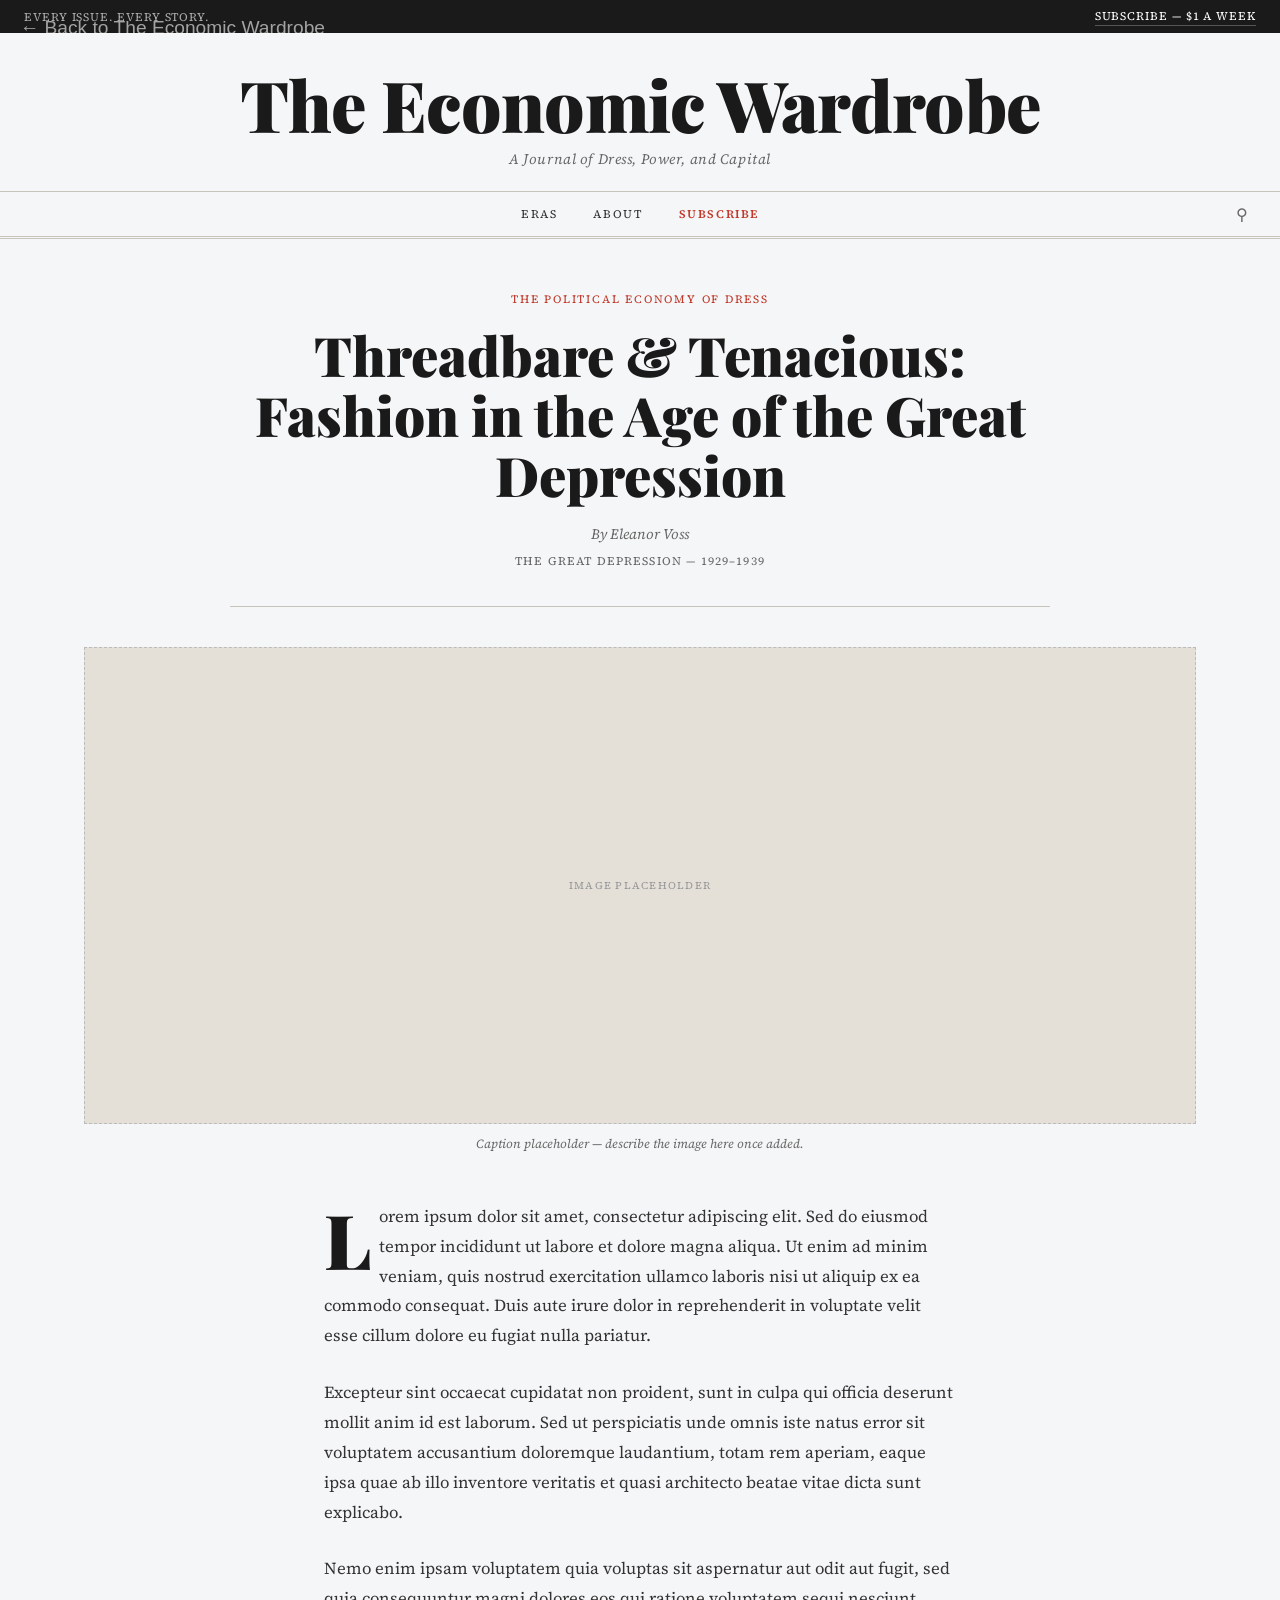
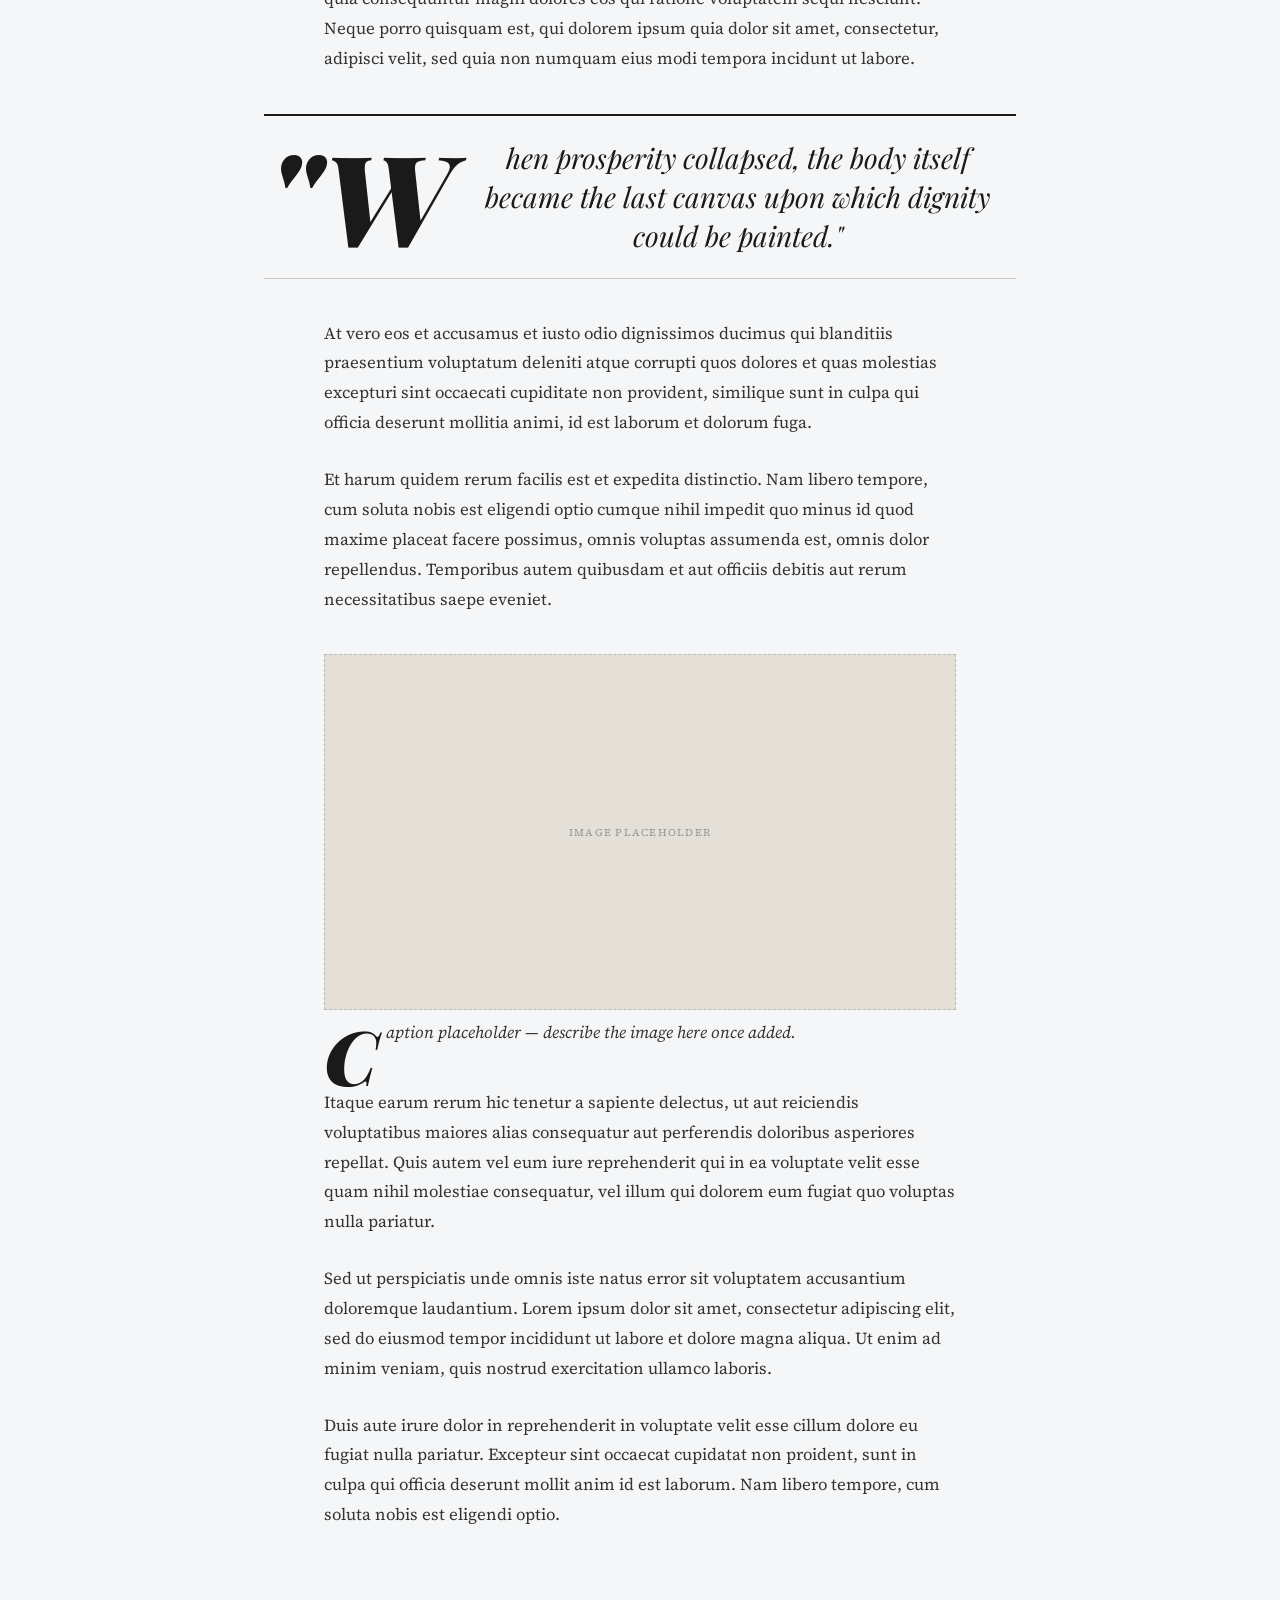
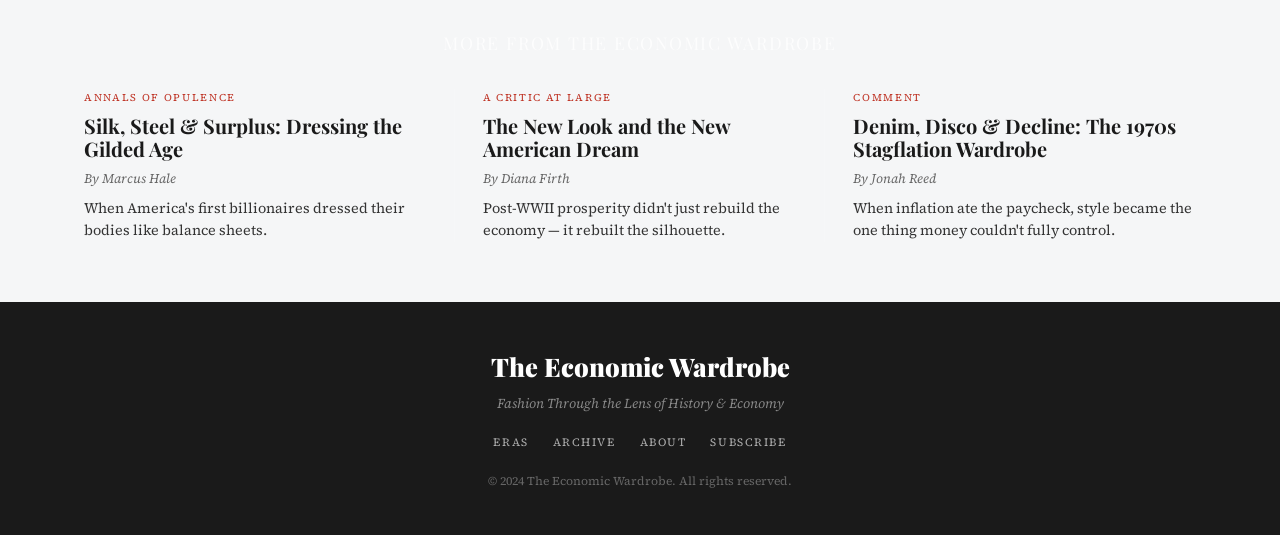
<file: article-depression.html>
<!DOCTYPE html>
<html lang="en">
<head>
  <meta charset="UTF-8" />
  <meta name="viewport" content="width=device-width, initial-scale=1.0" />
  <title>Threadbare & Tenacious — The Economic Wardrobe</title>
  <link rel="preconnect" href="https://fonts.googleapis.com" />
  <link rel="preconnect" href="https://fonts.gstatic.com" crossorigin />
  <link href="https://fonts.googleapis.com/css2?family=Playfair+Display:ital,wght@0,400;0,600;0,700;0,900;1,400;1,700&family=Source+Serif+4:ital,wght@0,300;0,400;0,600;1,300;1,400&family=EB+Garamond:wght@400;500&display=swap" rel="stylesheet" />
  <link rel="stylesheet" href="css/style.css" />
</head>
<body>

  <div class="top-bar">
    <span>Every Issue. Every Story.</span>
    <a href="#">Subscribe — $1 a Week</a>
  </div>

  <header class="site-header">
    <div class="header-inner">

      <h1 class="site-title"><a href="index.html">The Economic Wardrobe</a></h1>
      <p class="header-sub">A Journal of Dress, Power, and Capital</p>
    </div>
  </header>

  <nav class="main-nav">
    <ul>
      <li><a href="#">Eras</a></li>


      <li><a href="#">About</a></li>
      <li><a href="#" class="nav-subscribe">Subscribe</a></li>
    </ul>
    <button class="nav-search" aria-label="Search">&#9906;</button>
  </nav>

  <a href="index.html" class="article-back">&#8592; Back to The Economic Wardrobe</a>

  <!-- ARTICLE HEADER -->
  <header class="article-header">
    <span class="category-label">The Political Economy of Dress</span>
    <h1 class="article-title article-title--display">Threadbare &amp; Tenacious: Fashion in the Age of the Great Depression</h1>
    <p class="byline">By Eleanor Voss</p>
    <p class="article-date">The Great Depression &mdash; 1929–1939</p>
  </header>

  <!-- TOP IMAGE -->
  <div class="article-top-image">
    <div class="img-placeholder img-placeholder--article-top">IMAGE PLACEHOLDER</div>
    <p class="image-caption">Caption placeholder — describe the image here once added.</p>
  </div>

  <!-- ARTICLE BODY -->
  <article class="article-body">

    <p>Lorem ipsum dolor sit amet, consectetur adipiscing elit. Sed do eiusmod tempor incididunt ut labore et dolore magna aliqua. Ut enim ad minim veniam, quis nostrud exercitation ullamco laboris nisi ut aliquip ex ea commodo consequat. Duis aute irure dolor in reprehenderit in voluptate velit esse cillum dolore eu fugiat nulla pariatur.</p>

    <p>Excepteur sint occaecat cupidatat non proident, sunt in culpa qui officia deserunt mollit anim id est laborum. Sed ut perspiciatis unde omnis iste natus error sit voluptatem accusantium doloremque laudantium, totam rem aperiam, eaque ipsa quae ab illo inventore veritatis et quasi architecto beatae vitae dicta sunt explicabo.</p>

    <p>Nemo enim ipsam voluptatem quia voluptas sit aspernatur aut odit aut fugit, sed quia consequuntur magni dolores eos qui ratione voluptatem sequi nesciunt. Neque porro quisquam est, qui dolorem ipsum quia dolor sit amet, consectetur, adipisci velit, sed quia non numquam eius modi tempora incidunt ut labore.</p>

    <div class="pull-quote">
      <p>"When prosperity collapsed, the body itself became the last canvas upon which dignity could be painted."</p>
    </div>

    <p>At vero eos et accusamus et iusto odio dignissimos ducimus qui blanditiis praesentium voluptatum deleniti atque corrupti quos dolores et quas molestias excepturi sint occaecati cupiditate non provident, similique sunt in culpa qui officia deserunt mollitia animi, id est laborum et dolorum fuga.</p>

    <p>Et harum quidem rerum facilis est et expedita distinctio. Nam libero tempore, cum soluta nobis est eligendi optio cumque nihil impedit quo minus id quod maxime placeat facere possimus, omnis voluptas assumenda est, omnis dolor repellendus. Temporibus autem quibusdam et aut officiis debitis aut rerum necessitatibus saepe eveniet.</p>

    <!-- MID IMAGE -->
    <div class="article-mid-image">
      <div class="img-placeholder img-placeholder--article-mid">IMAGE PLACEHOLDER</div>
      <p class="image-caption">Caption placeholder — describe the image here once added.</p>
    </div>

    <p>Itaque earum rerum hic tenetur a sapiente delectus, ut aut reiciendis voluptatibus maiores alias consequatur aut perferendis doloribus asperiores repellat. Quis autem vel eum iure reprehenderit qui in ea voluptate velit esse quam nihil molestiae consequatur, vel illum qui dolorem eum fugiat quo voluptas nulla pariatur.</p>

    <p>Sed ut perspiciatis unde omnis iste natus error sit voluptatem accusantium doloremque laudantium. Lorem ipsum dolor sit amet, consectetur adipiscing elit, sed do eiusmod tempor incididunt ut labore et dolore magna aliqua. Ut enim ad minim veniam, quis nostrud exercitation ullamco laboris.</p>

    <p>Duis aute irure dolor in reprehenderit in voluptate velit esse cillum dolore eu fugiat nulla pariatur. Excepteur sint occaecat cupidatat non proident, sunt in culpa qui officia deserunt mollit anim id est laborum. Nam libero tempore, cum soluta nobis est eligendi optio.</p>

  </article>

  <!-- MORE FROM -->
  <section class="more-from">
    <h2 class="section-heading">More From The Economic Wardrobe</h2>
    <div class="more-from-grid">

      <article class="card">
        <a href="article-gilded.html" class="article-link">
          <span class="category-label">Annals of Opulence</span>
          <h3 class="article-title article-title--card">Silk, Steel &amp; Surplus: Dressing the Gilded Age</h3>
          <p class="byline">By Marcus Hale</p>
          <p class="article-blurb">When America's first billionaires dressed their bodies like balance sheets.</p>
        </a>
      </article>

      <article class="card">
        <a href="article-postwar.html" class="article-link">
          <span class="category-label">A Critic at Large</span>
          <h3 class="article-title article-title--card">The New Look and the New American Dream</h3>
          <p class="byline">By Diana Firth</p>
          <p class="article-blurb">Post-WWII prosperity didn't just rebuild the economy — it rebuilt the silhouette.</p>
        </a>
      </article>

      <article class="card">
        <a href="article-stagflation.html" class="article-link">
          <span class="category-label">Comment</span>
          <h3 class="article-title article-title--card">Denim, Disco &amp; Decline: The 1970s Stagflation Wardrobe</h3>
          <p class="byline">By Jonah Reed</p>
          <p class="article-blurb">When inflation ate the paycheck, style became the one thing money couldn't fully control.</p>
        </a>
      </article>

    </div>
  </section>

  <footer class="site-footer">
    <div class="footer-inner">
      <p class="footer-title">The Economic Wardrobe</p>
      <p class="footer-tagline">Fashion Through the Lens of History &amp; Economy</p>
      <nav class="footer-nav">
        <a href="#">Eras</a>
        <a href="#">Archive</a>
        <a href="#">About</a>
        <a href="#">Subscribe</a>
      </nav>
      <p class="footer-copy">&copy; 2024 The Economic Wardrobe. All rights reserved.</p>
    </div>
  </footer>

  <script src="js/main.js"></script>
</body>
</html>
</file>
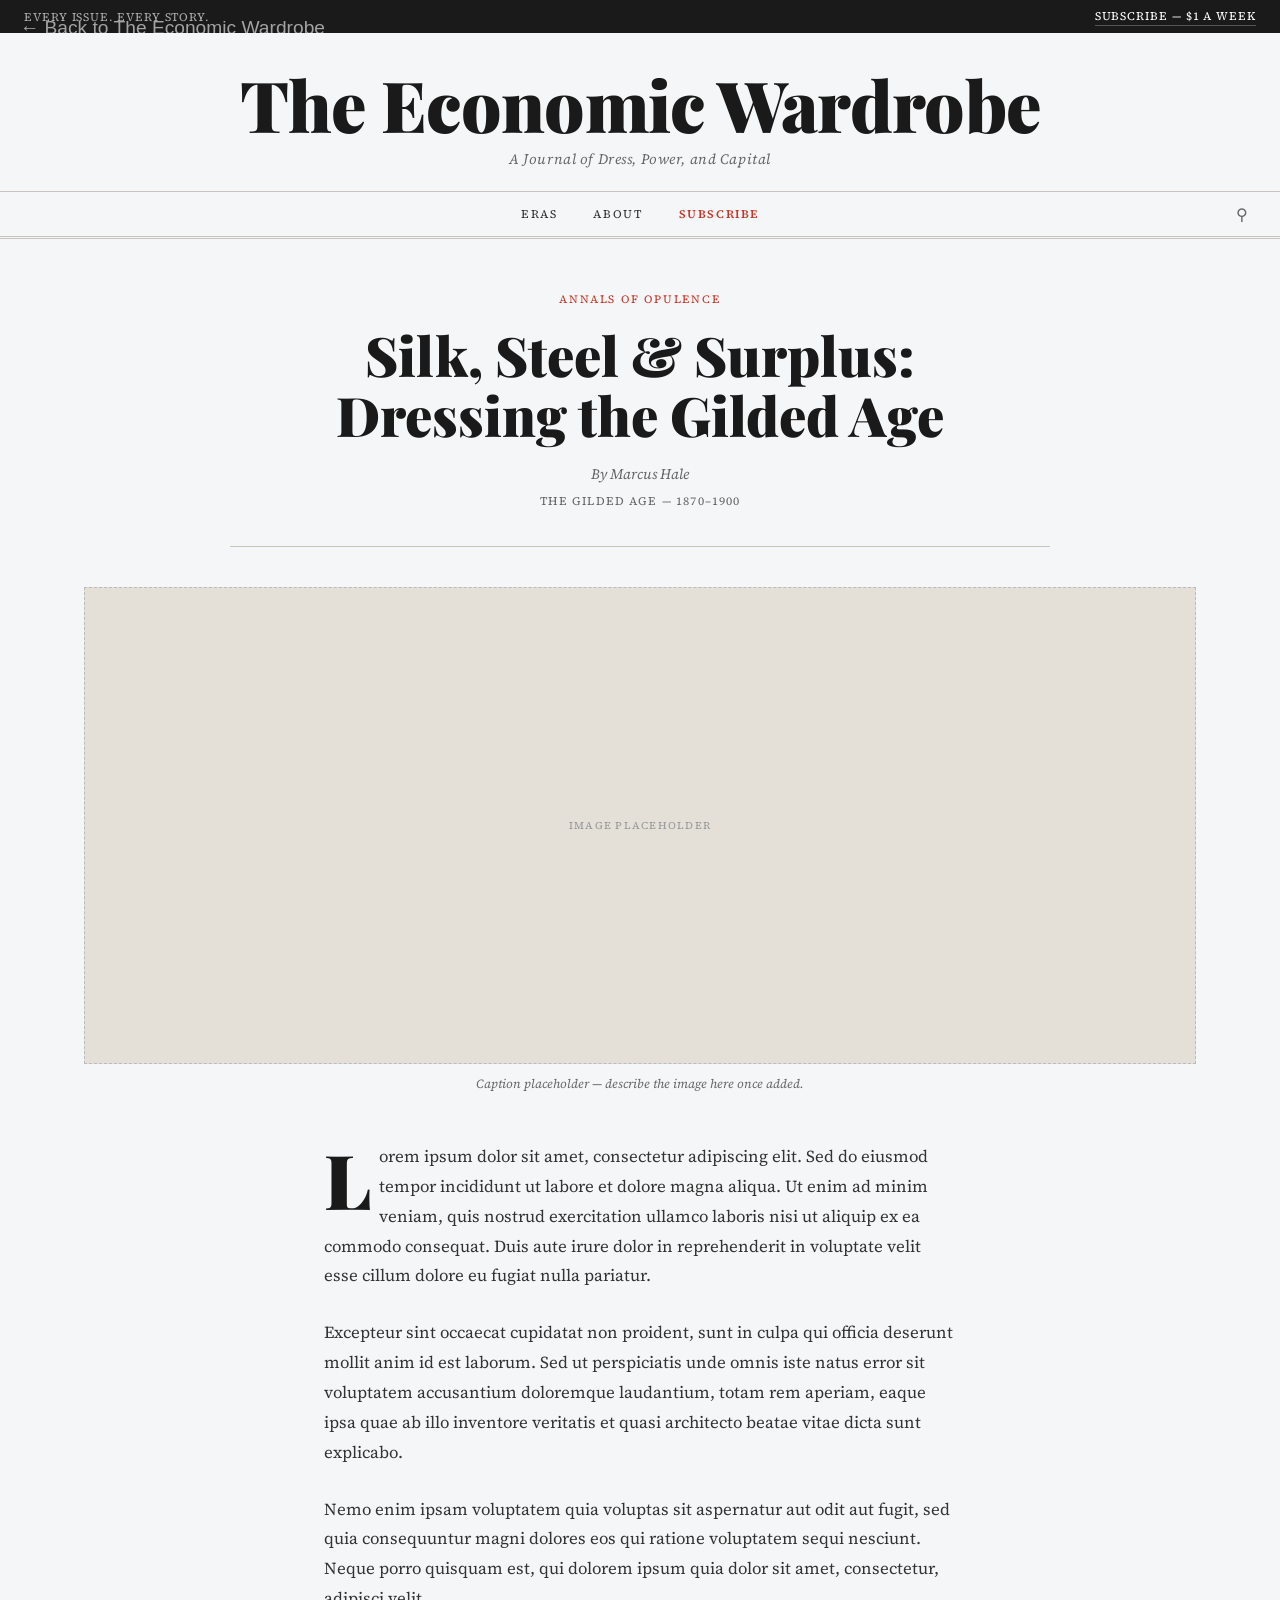
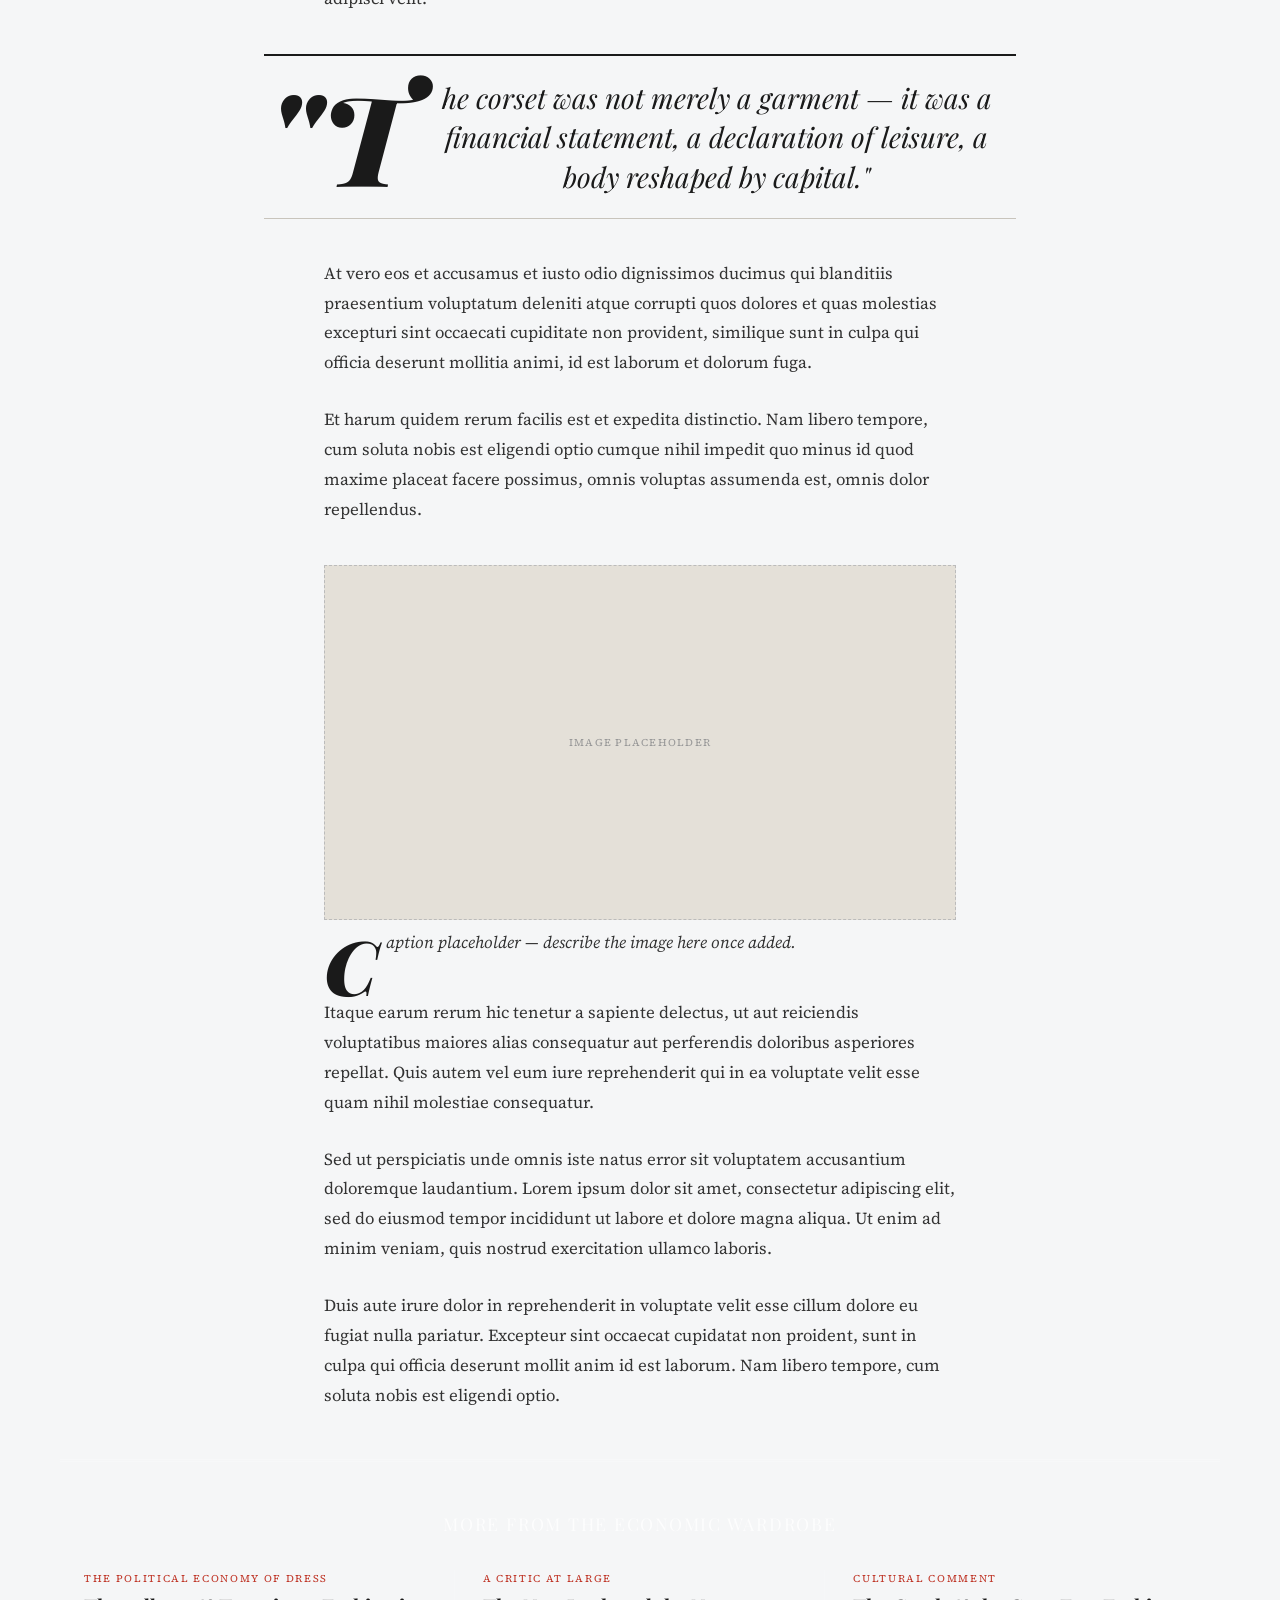
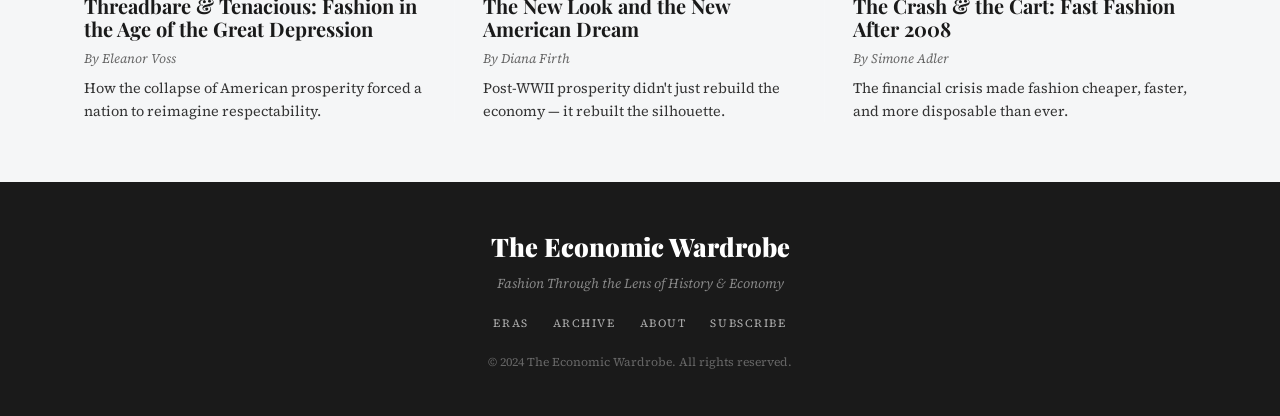
<file: article-gilded.html>
<!DOCTYPE html>
<html lang="en">
<head>
  <meta charset="UTF-8" />
  <meta name="viewport" content="width=device-width, initial-scale=1.0" />
  <title>Silk, Steel & Surplus — The Economic Wardrobe</title>
  <link rel="preconnect" href="https://fonts.googleapis.com" />
  <link rel="preconnect" href="https://fonts.gstatic.com" crossorigin />
  <link href="https://fonts.googleapis.com/css2?family=Playfair+Display:ital,wght@0,400;0,600;0,700;0,900;1,400;1,700&family=Source+Serif+4:ital,wght@0,300;0,400;0,600;1,300;1,400&family=EB+Garamond:wght@400;500&display=swap" rel="stylesheet" />
  <link rel="stylesheet" href="css/style.css" />
</head>
<body>

  <div class="top-bar">
    <span>Every Issue. Every Story.</span>
    <a href="#">Subscribe — $1 a Week</a>
  </div>

  <header class="site-header">
    <div class="header-inner">

      <h1 class="site-title"><a href="index.html">The Economic Wardrobe</a></h1>
      <p class="header-sub">A Journal of Dress, Power, and Capital</p>
    </div>
  </header>

  <nav class="main-nav">
    <ul>
      <li><a href="#">Eras</a></li>


      <li><a href="#">About</a></li>
      <li><a href="#" class="nav-subscribe">Subscribe</a></li>
    </ul>
    <button class="nav-search" aria-label="Search">&#9906;</button>
  </nav>

  <a href="index.html" class="article-back">&#8592; Back to The Economic Wardrobe</a>

  <header class="article-header">
    <span class="category-label">Annals of Opulence</span>
    <h1 class="article-title article-title--display">Silk, Steel &amp; Surplus: Dressing the Gilded Age</h1>
    <p class="byline">By Marcus Hale</p>
    <p class="article-date">The Gilded Age &mdash; 1870–1900</p>
  </header>

  <div class="article-top-image">
    <div class="img-placeholder img-placeholder--article-top">IMAGE PLACEHOLDER</div>
    <p class="image-caption">Caption placeholder — describe the image here once added.</p>
  </div>

  <article class="article-body">

    <p>Lorem ipsum dolor sit amet, consectetur adipiscing elit. Sed do eiusmod tempor incididunt ut labore et dolore magna aliqua. Ut enim ad minim veniam, quis nostrud exercitation ullamco laboris nisi ut aliquip ex ea commodo consequat. Duis aute irure dolor in reprehenderit in voluptate velit esse cillum dolore eu fugiat nulla pariatur.</p>

    <p>Excepteur sint occaecat cupidatat non proident, sunt in culpa qui officia deserunt mollit anim id est laborum. Sed ut perspiciatis unde omnis iste natus error sit voluptatem accusantium doloremque laudantium, totam rem aperiam, eaque ipsa quae ab illo inventore veritatis et quasi architecto beatae vitae dicta sunt explicabo.</p>

    <p>Nemo enim ipsam voluptatem quia voluptas sit aspernatur aut odit aut fugit, sed quia consequuntur magni dolores eos qui ratione voluptatem sequi nesciunt. Neque porro quisquam est, qui dolorem ipsum quia dolor sit amet, consectetur, adipisci velit.</p>

    <div class="pull-quote">
      <p>"The corset was not merely a garment — it was a financial statement, a declaration of leisure, a body reshaped by capital."</p>
    </div>

    <p>At vero eos et accusamus et iusto odio dignissimos ducimus qui blanditiis praesentium voluptatum deleniti atque corrupti quos dolores et quas molestias excepturi sint occaecati cupiditate non provident, similique sunt in culpa qui officia deserunt mollitia animi, id est laborum et dolorum fuga.</p>

    <p>Et harum quidem rerum facilis est et expedita distinctio. Nam libero tempore, cum soluta nobis est eligendi optio cumque nihil impedit quo minus id quod maxime placeat facere possimus, omnis voluptas assumenda est, omnis dolor repellendus.</p>

    <div class="article-mid-image">
      <div class="img-placeholder img-placeholder--article-mid">IMAGE PLACEHOLDER</div>
      <p class="image-caption">Caption placeholder — describe the image here once added.</p>
    </div>

    <p>Itaque earum rerum hic tenetur a sapiente delectus, ut aut reiciendis voluptatibus maiores alias consequatur aut perferendis doloribus asperiores repellat. Quis autem vel eum iure reprehenderit qui in ea voluptate velit esse quam nihil molestiae consequatur.</p>

    <p>Sed ut perspiciatis unde omnis iste natus error sit voluptatem accusantium doloremque laudantium. Lorem ipsum dolor sit amet, consectetur adipiscing elit, sed do eiusmod tempor incididunt ut labore et dolore magna aliqua. Ut enim ad minim veniam, quis nostrud exercitation ullamco laboris.</p>

    <p>Duis aute irure dolor in reprehenderit in voluptate velit esse cillum dolore eu fugiat nulla pariatur. Excepteur sint occaecat cupidatat non proident, sunt in culpa qui officia deserunt mollit anim id est laborum. Nam libero tempore, cum soluta nobis est eligendi optio.</p>

  </article>

  <section class="more-from">
    <h2 class="section-heading">More From The Economic Wardrobe</h2>
    <div class="more-from-grid">
      <article class="card">
        <a href="article-depression.html" class="article-link">
          <span class="category-label">The Political Economy of Dress</span>
          <h3 class="article-title article-title--card">Threadbare &amp; Tenacious: Fashion in the Age of the Great Depression</h3>
          <p class="byline">By Eleanor Voss</p>
          <p class="article-blurb">How the collapse of American prosperity forced a nation to reimagine respectability.</p>
        </a>
      </article>
      <article class="card">
        <a href="article-postwar.html" class="article-link">
          <span class="category-label">A Critic at Large</span>
          <h3 class="article-title article-title--card">The New Look and the New American Dream</h3>
          <p class="byline">By Diana Firth</p>
          <p class="article-blurb">Post-WWII prosperity didn't just rebuild the economy — it rebuilt the silhouette.</p>
        </a>
      </article>
      <article class="card">
        <a href="article-2008.html" class="article-link">
          <span class="category-label">Cultural Comment</span>
          <h3 class="article-title article-title--card">The Crash &amp; the Cart: Fast Fashion After 2008</h3>
          <p class="byline">By Simone Adler</p>
          <p class="article-blurb">The financial crisis made fashion cheaper, faster, and more disposable than ever.</p>
        </a>
      </article>
    </div>
  </section>

  <footer class="site-footer">
    <div class="footer-inner">
      <p class="footer-title">The Economic Wardrobe</p>
      <p class="footer-tagline">Fashion Through the Lens of History &amp; Economy</p>
      <nav class="footer-nav">
        <a href="#">Eras</a><a href="#">Archive</a><a href="#">About</a><a href="#">Subscribe</a>
      </nav>
      <p class="footer-copy">&copy; 2024 The Economic Wardrobe. All rights reserved.</p>
    </div>
  </footer>

  <script src="js/main.js"></script>
</body>
</html>
</file>
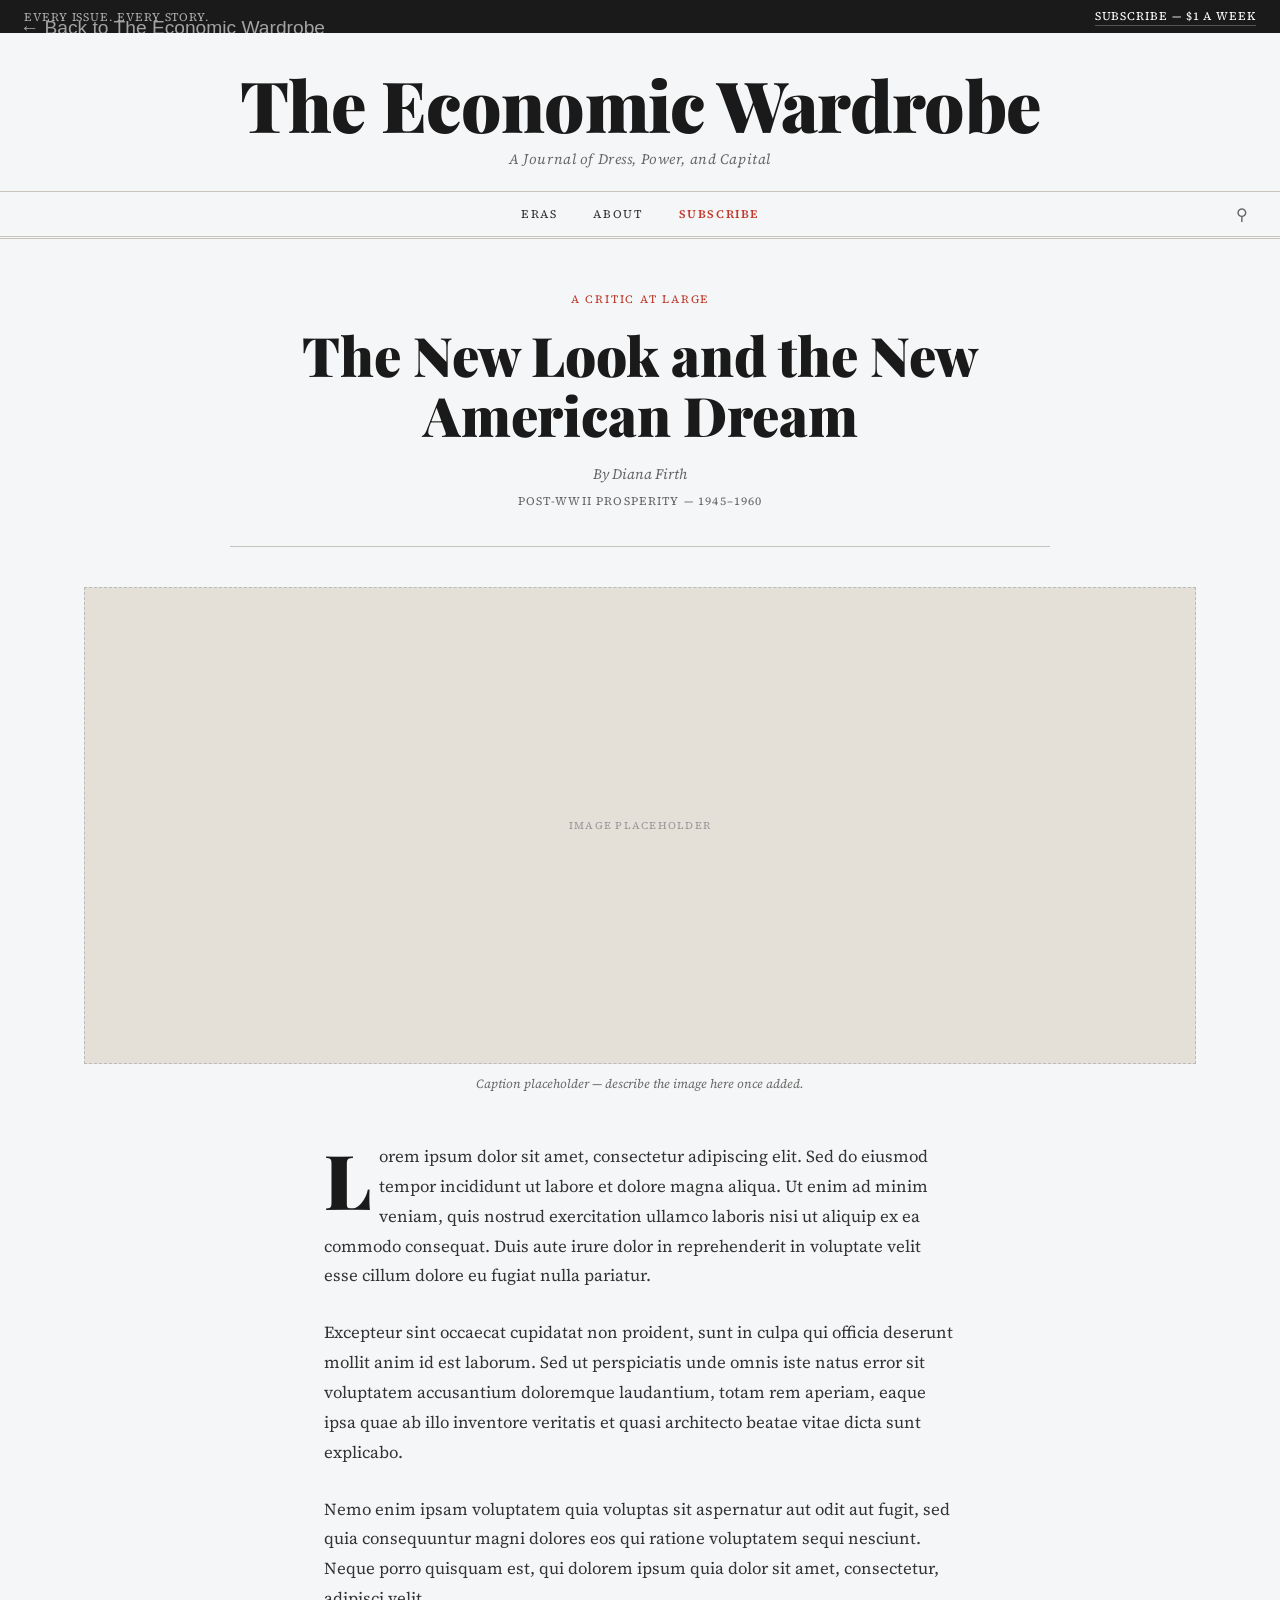
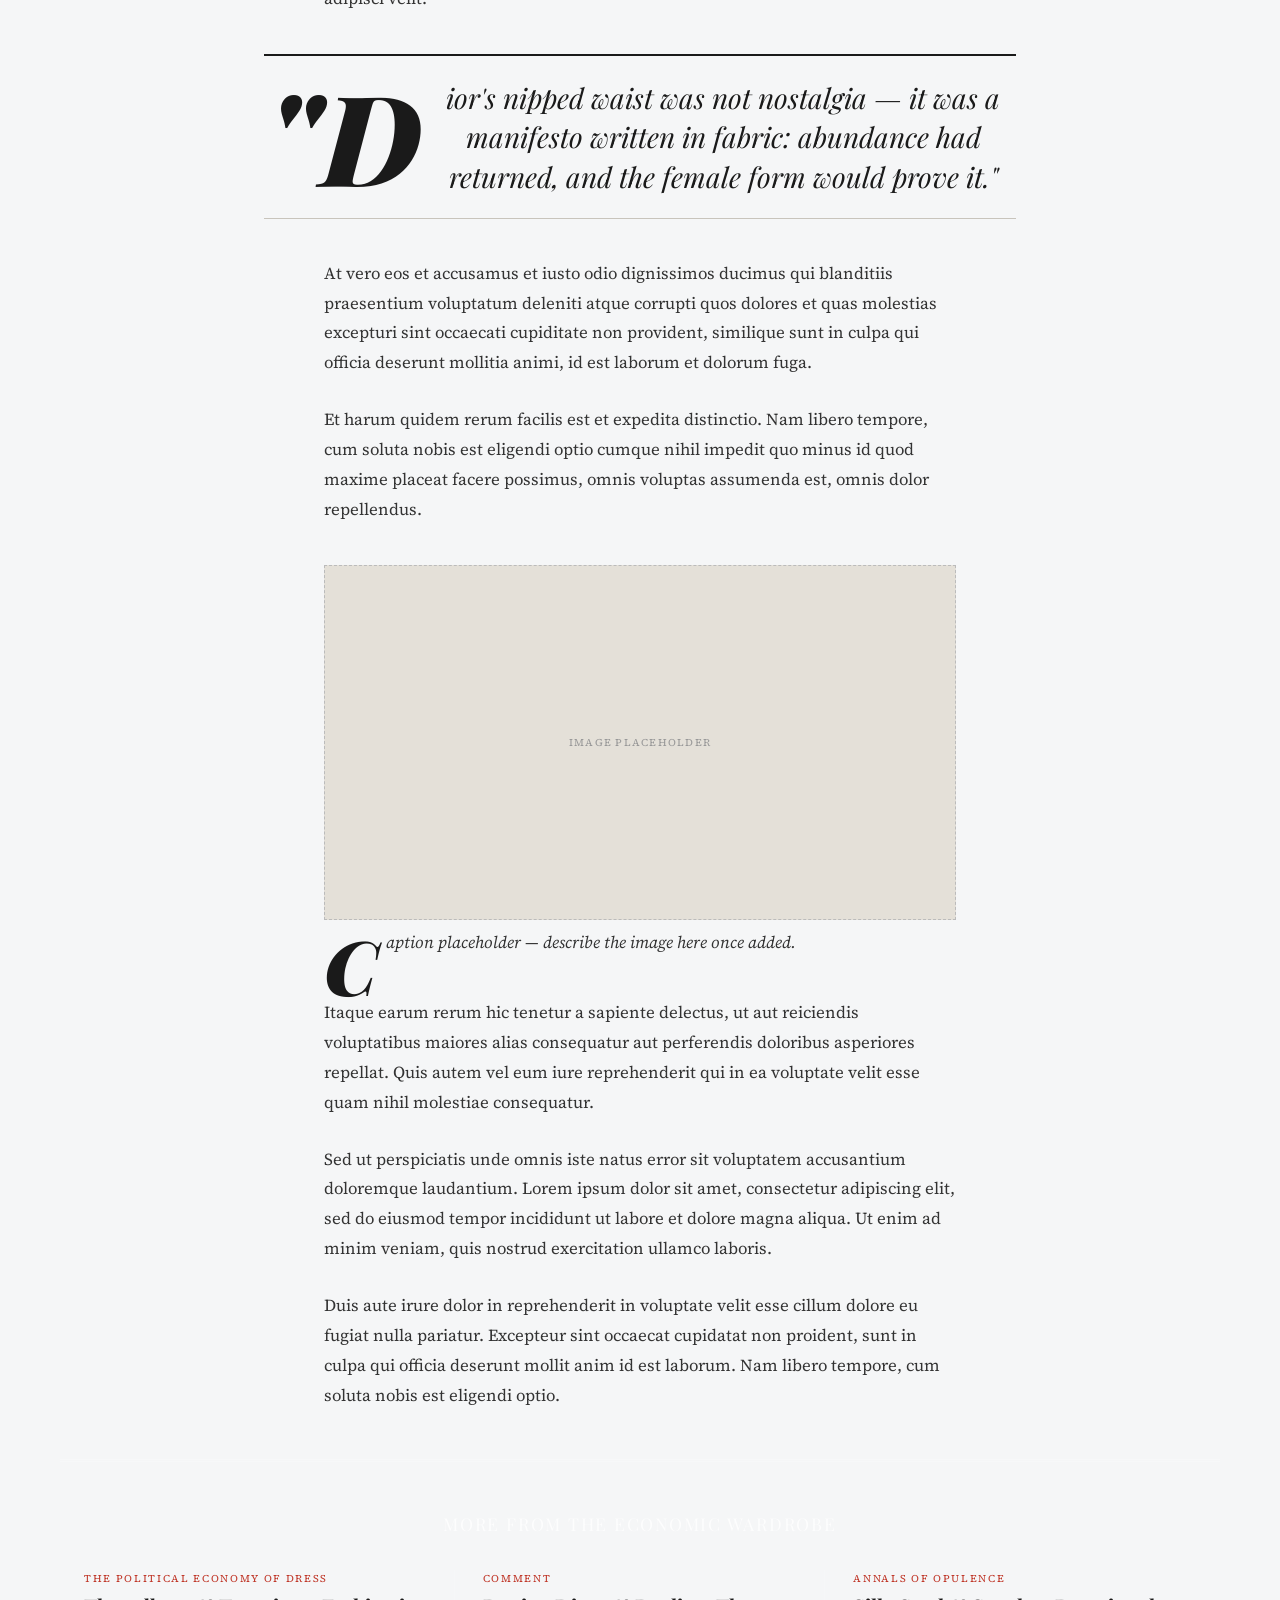
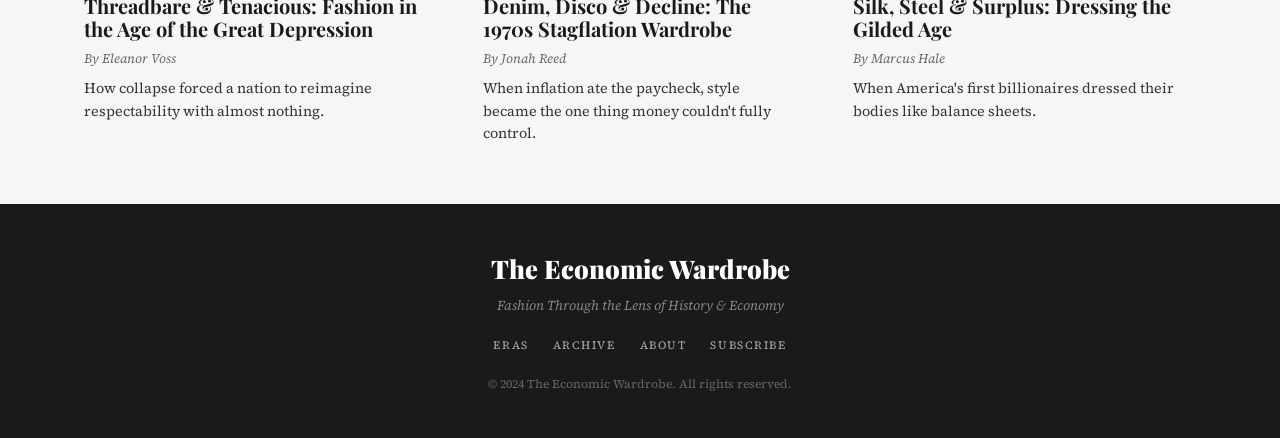
<file: article-postwar.html>
<!DOCTYPE html>
<html lang="en">
<head>
  <meta charset="UTF-8" />
  <meta name="viewport" content="width=device-width, initial-scale=1.0" />
  <title>The New Look and the New American Dream — The Economic Wardrobe</title>
  <link rel="preconnect" href="https://fonts.googleapis.com" />
  <link rel="preconnect" href="https://fonts.gstatic.com" crossorigin />
  <link href="https://fonts.googleapis.com/css2?family=Playfair+Display:ital,wght@0,400;0,600;0,700;0,900;1,400;1,700&family=Source+Serif+4:ital,wght@0,300;0,400;0,600;1,300;1,400&family=EB+Garamond:wght@400;500&display=swap" rel="stylesheet" />
  <link rel="stylesheet" href="css/style.css" />
</head>
<body>

  <div class="top-bar">
    <span>Every Issue. Every Story.</span>
    <a href="#">Subscribe — $1 a Week</a>
  </div>

  <header class="site-header">
    <div class="header-inner">

      <h1 class="site-title"><a href="index.html">The Economic Wardrobe</a></h1>
      <p class="header-sub">A Journal of Dress, Power, and Capital</p>
    </div>
  </header>

  <nav class="main-nav">
    <ul>
      <li><a href="#">Eras</a></li>


      <li><a href="#">About</a></li>
      <li><a href="#" class="nav-subscribe">Subscribe</a></li>
    </ul>
    <button class="nav-search" aria-label="Search">&#9906;</button>
  </nav>

  <a href="index.html" class="article-back">&#8592; Back to The Economic Wardrobe</a>

  <header class="article-header">
    <span class="category-label">A Critic at Large</span>
    <h1 class="article-title article-title--display">The New Look and the New American Dream</h1>
    <p class="byline">By Diana Firth</p>
    <p class="article-date">Post-WWII Prosperity &mdash; 1945–1960</p>
  </header>

  <div class="article-top-image">
    <div class="img-placeholder img-placeholder--article-top">IMAGE PLACEHOLDER</div>
    <p class="image-caption">Caption placeholder — describe the image here once added.</p>
  </div>

  <article class="article-body">

    <p>Lorem ipsum dolor sit amet, consectetur adipiscing elit. Sed do eiusmod tempor incididunt ut labore et dolore magna aliqua. Ut enim ad minim veniam, quis nostrud exercitation ullamco laboris nisi ut aliquip ex ea commodo consequat. Duis aute irure dolor in reprehenderit in voluptate velit esse cillum dolore eu fugiat nulla pariatur.</p>

    <p>Excepteur sint occaecat cupidatat non proident, sunt in culpa qui officia deserunt mollit anim id est laborum. Sed ut perspiciatis unde omnis iste natus error sit voluptatem accusantium doloremque laudantium, totam rem aperiam, eaque ipsa quae ab illo inventore veritatis et quasi architecto beatae vitae dicta sunt explicabo.</p>

    <p>Nemo enim ipsam voluptatem quia voluptas sit aspernatur aut odit aut fugit, sed quia consequuntur magni dolores eos qui ratione voluptatem sequi nesciunt. Neque porro quisquam est, qui dolorem ipsum quia dolor sit amet, consectetur, adipisci velit.</p>

    <div class="pull-quote">
      <p>"Dior's nipped waist was not nostalgia — it was a manifesto written in fabric: abundance had returned, and the female form would prove it."</p>
    </div>

    <p>At vero eos et accusamus et iusto odio dignissimos ducimus qui blanditiis praesentium voluptatum deleniti atque corrupti quos dolores et quas molestias excepturi sint occaecati cupiditate non provident, similique sunt in culpa qui officia deserunt mollitia animi, id est laborum et dolorum fuga.</p>

    <p>Et harum quidem rerum facilis est et expedita distinctio. Nam libero tempore, cum soluta nobis est eligendi optio cumque nihil impedit quo minus id quod maxime placeat facere possimus, omnis voluptas assumenda est, omnis dolor repellendus.</p>

    <div class="article-mid-image">
      <div class="img-placeholder img-placeholder--article-mid">IMAGE PLACEHOLDER</div>
      <p class="image-caption">Caption placeholder — describe the image here once added.</p>
    </div>

    <p>Itaque earum rerum hic tenetur a sapiente delectus, ut aut reiciendis voluptatibus maiores alias consequatur aut perferendis doloribus asperiores repellat. Quis autem vel eum iure reprehenderit qui in ea voluptate velit esse quam nihil molestiae consequatur.</p>

    <p>Sed ut perspiciatis unde omnis iste natus error sit voluptatem accusantium doloremque laudantium. Lorem ipsum dolor sit amet, consectetur adipiscing elit, sed do eiusmod tempor incididunt ut labore et dolore magna aliqua. Ut enim ad minim veniam, quis nostrud exercitation ullamco laboris.</p>

    <p>Duis aute irure dolor in reprehenderit in voluptate velit esse cillum dolore eu fugiat nulla pariatur. Excepteur sint occaecat cupidatat non proident, sunt in culpa qui officia deserunt mollit anim id est laborum. Nam libero tempore, cum soluta nobis est eligendi optio.</p>

  </article>

  <section class="more-from">
    <h2 class="section-heading">More From The Economic Wardrobe</h2>
    <div class="more-from-grid">
      <article class="card">
        <a href="article-depression.html" class="article-link">
          <span class="category-label">The Political Economy of Dress</span>
          <h3 class="article-title article-title--card">Threadbare &amp; Tenacious: Fashion in the Age of the Great Depression</h3>
          <p class="byline">By Eleanor Voss</p>
          <p class="article-blurb">How collapse forced a nation to reimagine respectability with almost nothing.</p>
        </a>
      </article>
      <article class="card">
        <a href="article-stagflation.html" class="article-link">
          <span class="category-label">Comment</span>
          <h3 class="article-title article-title--card">Denim, Disco &amp; Decline: The 1970s Stagflation Wardrobe</h3>
          <p class="byline">By Jonah Reed</p>
          <p class="article-blurb">When inflation ate the paycheck, style became the one thing money couldn't fully control.</p>
        </a>
      </article>
      <article class="card">
        <a href="article-gilded.html" class="article-link">
          <span class="category-label">Annals of Opulence</span>
          <h3 class="article-title article-title--card">Silk, Steel &amp; Surplus: Dressing the Gilded Age</h3>
          <p class="byline">By Marcus Hale</p>
          <p class="article-blurb">When America's first billionaires dressed their bodies like balance sheets.</p>
        </a>
      </article>
    </div>
  </section>

  <footer class="site-footer">
    <div class="footer-inner">
      <p class="footer-title">The Economic Wardrobe</p>
      <p class="footer-tagline">Fashion Through the Lens of History &amp; Economy</p>
      <nav class="footer-nav">
        <a href="#">Eras</a><a href="#">Archive</a><a href="#">About</a><a href="#">Subscribe</a>
      </nav>
      <p class="footer-copy">&copy; 2024 The Economic Wardrobe. All rights reserved.</p>
    </div>
  </footer>

  <script src="js/main.js"></script>
</body>
</html>
</file>
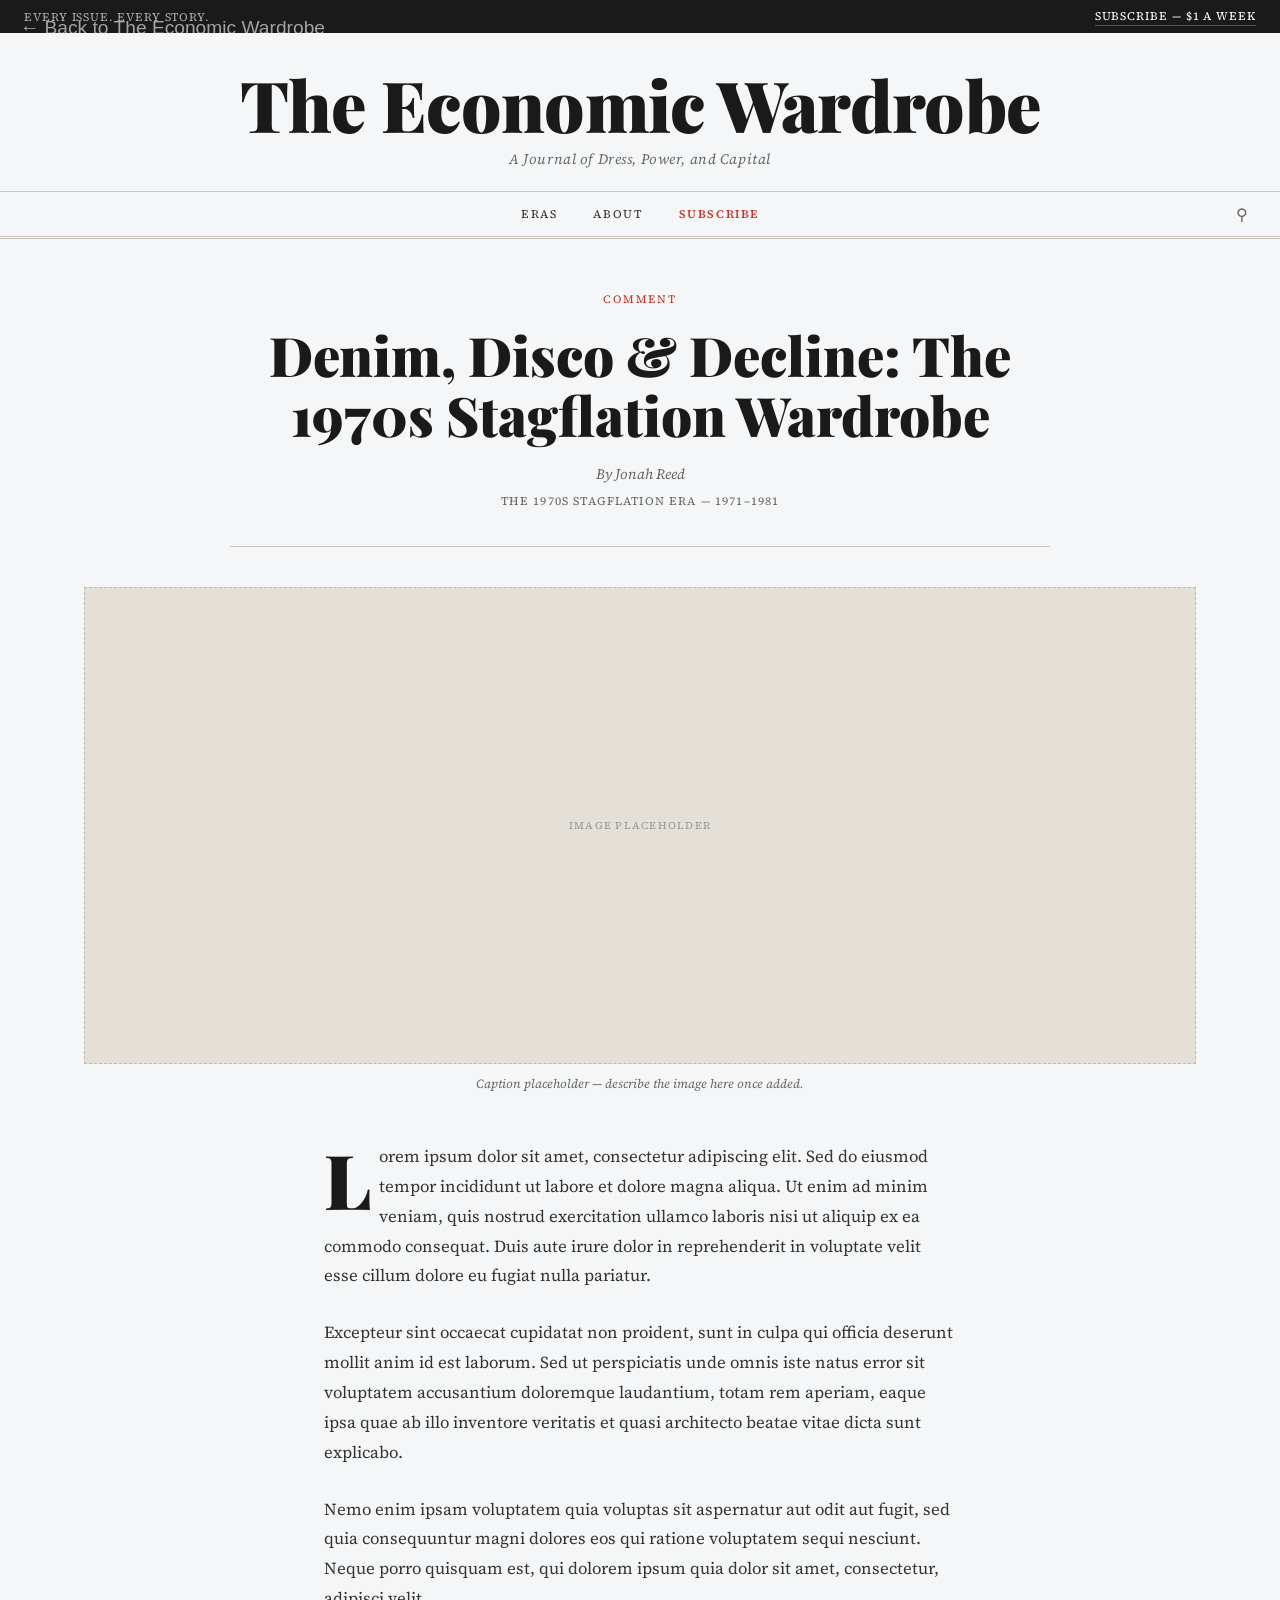
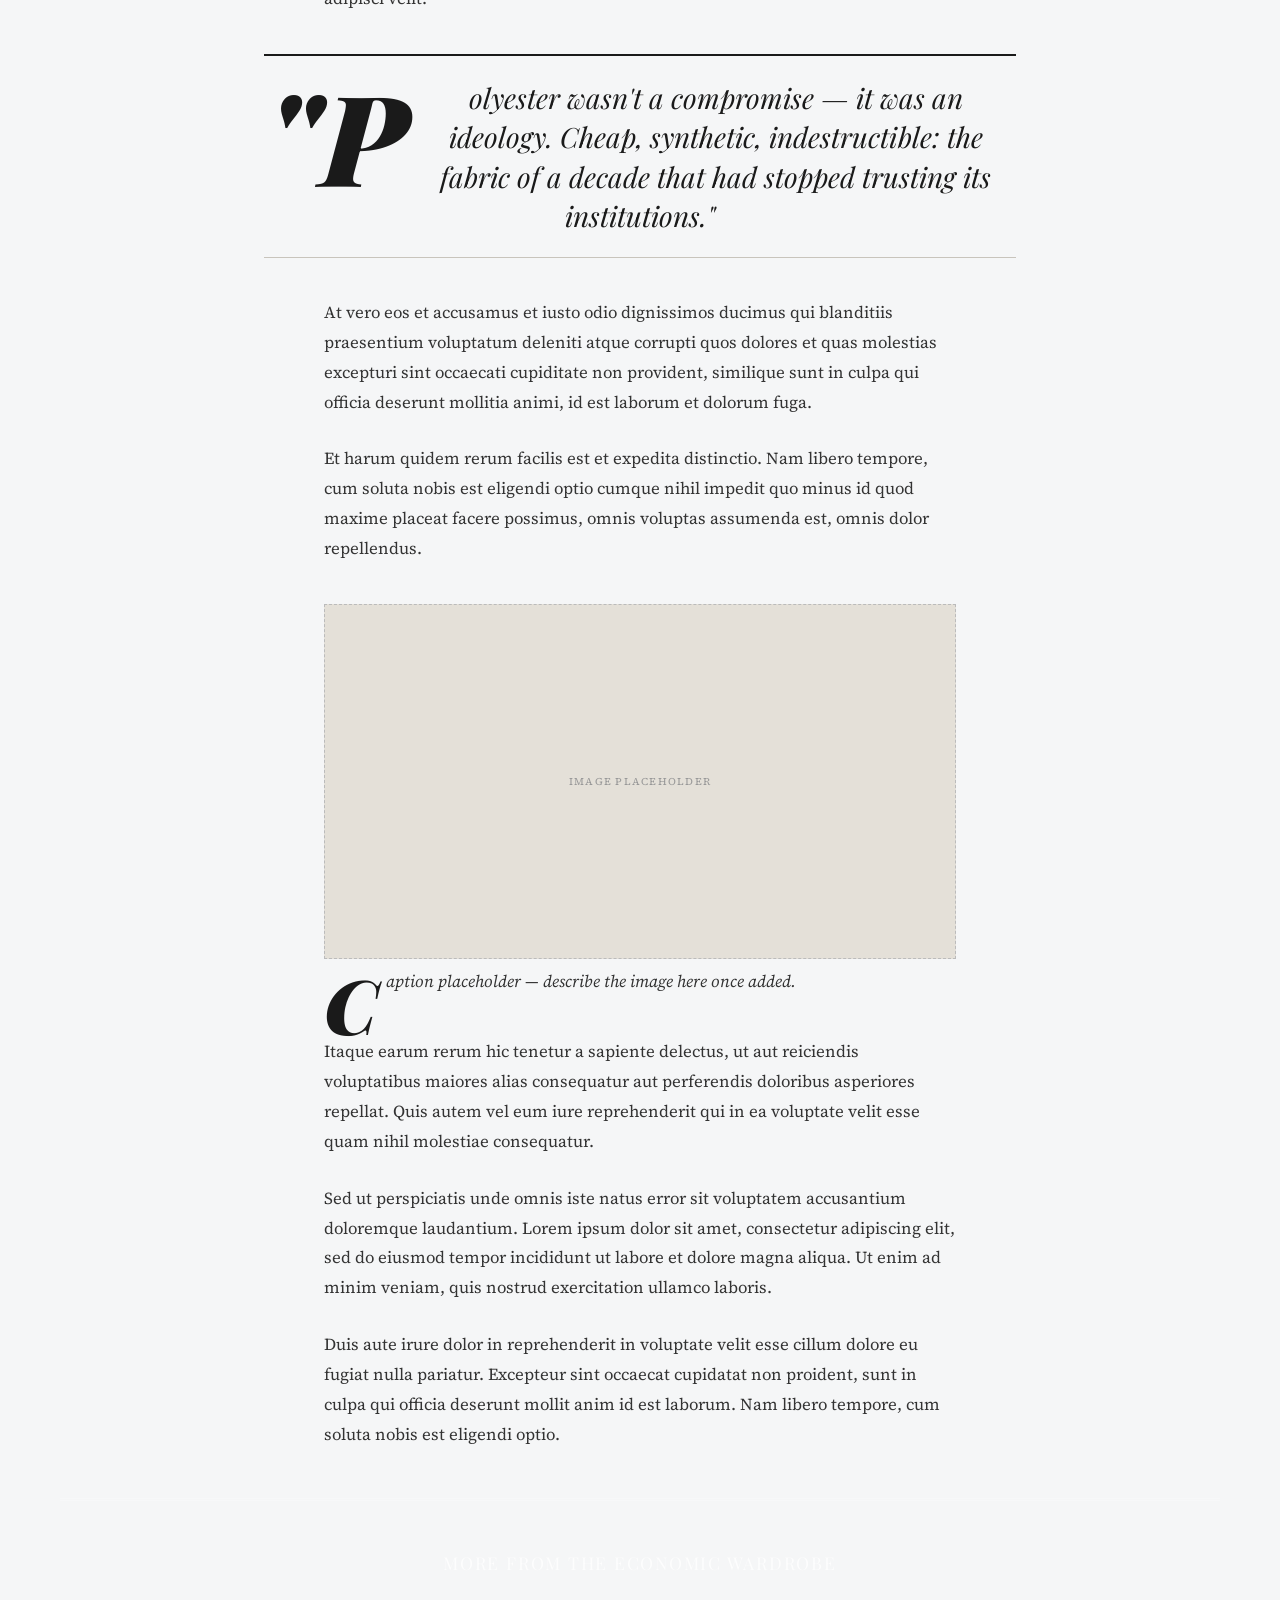
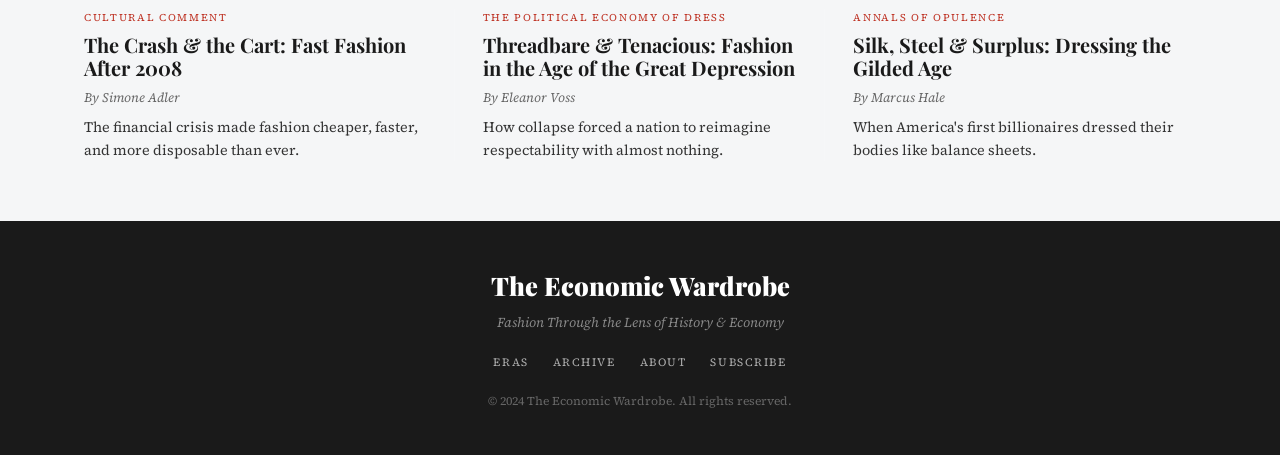
<file: article-stagflation.html>
<!DOCTYPE html>
<html lang="en">
<head>
  <meta charset="UTF-8" />
  <meta name="viewport" content="width=device-width, initial-scale=1.0" />
  <title>Denim, Disco & Decline — The Economic Wardrobe</title>
  <link rel="preconnect" href="https://fonts.googleapis.com" />
  <link rel="preconnect" href="https://fonts.gstatic.com" crossorigin />
  <link href="https://fonts.googleapis.com/css2?family=Playfair+Display:ital,wght@0,400;0,600;0,700;0,900;1,400;1,700&family=Source+Serif+4:ital,wght@0,300;0,400;0,600;1,300;1,400&family=EB+Garamond:wght@400;500&display=swap" rel="stylesheet" />
  <link rel="stylesheet" href="css/style.css" />
</head>
<body>

  <div class="top-bar">
    <span>Every Issue. Every Story.</span>
    <a href="#">Subscribe — $1 a Week</a>
  </div>

  <header class="site-header">
    <div class="header-inner">

      <h1 class="site-title"><a href="index.html">The Economic Wardrobe</a></h1>
      <p class="header-sub">A Journal of Dress, Power, and Capital</p>
    </div>
  </header>

  <nav class="main-nav">
    <ul>
      <li><a href="#">Eras</a></li>


      <li><a href="#">About</a></li>
      <li><a href="#" class="nav-subscribe">Subscribe</a></li>
    </ul>
    <button class="nav-search" aria-label="Search">&#9906;</button>
  </nav>

  <a href="index.html" class="article-back">&#8592; Back to The Economic Wardrobe</a>

  <header class="article-header">
    <span class="category-label">Comment</span>
    <h1 class="article-title article-title--display">Denim, Disco &amp; Decline: The 1970s Stagflation Wardrobe</h1>
    <p class="byline">By Jonah Reed</p>
    <p class="article-date">The 1970s Stagflation Era &mdash; 1971–1981</p>
  </header>

  <div class="article-top-image">
    <div class="img-placeholder img-placeholder--article-top">IMAGE PLACEHOLDER</div>
    <p class="image-caption">Caption placeholder — describe the image here once added.</p>
  </div>

  <article class="article-body">

    <p>Lorem ipsum dolor sit amet, consectetur adipiscing elit. Sed do eiusmod tempor incididunt ut labore et dolore magna aliqua. Ut enim ad minim veniam, quis nostrud exercitation ullamco laboris nisi ut aliquip ex ea commodo consequat. Duis aute irure dolor in reprehenderit in voluptate velit esse cillum dolore eu fugiat nulla pariatur.</p>

    <p>Excepteur sint occaecat cupidatat non proident, sunt in culpa qui officia deserunt mollit anim id est laborum. Sed ut perspiciatis unde omnis iste natus error sit voluptatem accusantium doloremque laudantium, totam rem aperiam, eaque ipsa quae ab illo inventore veritatis et quasi architecto beatae vitae dicta sunt explicabo.</p>

    <p>Nemo enim ipsam voluptatem quia voluptas sit aspernatur aut odit aut fugit, sed quia consequuntur magni dolores eos qui ratione voluptatem sequi nesciunt. Neque porro quisquam est, qui dolorem ipsum quia dolor sit amet, consectetur, adipisci velit.</p>

    <div class="pull-quote">
      <p>"Polyester wasn't a compromise — it was an ideology. Cheap, synthetic, indestructible: the fabric of a decade that had stopped trusting its institutions."</p>
    </div>

    <p>At vero eos et accusamus et iusto odio dignissimos ducimus qui blanditiis praesentium voluptatum deleniti atque corrupti quos dolores et quas molestias excepturi sint occaecati cupiditate non provident, similique sunt in culpa qui officia deserunt mollitia animi, id est laborum et dolorum fuga.</p>

    <p>Et harum quidem rerum facilis est et expedita distinctio. Nam libero tempore, cum soluta nobis est eligendi optio cumque nihil impedit quo minus id quod maxime placeat facere possimus, omnis voluptas assumenda est, omnis dolor repellendus.</p>

    <div class="article-mid-image">
      <div class="img-placeholder img-placeholder--article-mid">IMAGE PLACEHOLDER</div>
      <p class="image-caption">Caption placeholder — describe the image here once added.</p>
    </div>

    <p>Itaque earum rerum hic tenetur a sapiente delectus, ut aut reiciendis voluptatibus maiores alias consequatur aut perferendis doloribus asperiores repellat. Quis autem vel eum iure reprehenderit qui in ea voluptate velit esse quam nihil molestiae consequatur.</p>

    <p>Sed ut perspiciatis unde omnis iste natus error sit voluptatem accusantium doloremque laudantium. Lorem ipsum dolor sit amet, consectetur adipiscing elit, sed do eiusmod tempor incididunt ut labore et dolore magna aliqua. Ut enim ad minim veniam, quis nostrud exercitation ullamco laboris.</p>

    <p>Duis aute irure dolor in reprehenderit in voluptate velit esse cillum dolore eu fugiat nulla pariatur. Excepteur sint occaecat cupidatat non proident, sunt in culpa qui officia deserunt mollit anim id est laborum. Nam libero tempore, cum soluta nobis est eligendi optio.</p>

  </article>

  <section class="more-from">
    <h2 class="section-heading">More From The Economic Wardrobe</h2>
    <div class="more-from-grid">
      <article class="card">
        <a href="article-2008.html" class="article-link">
          <span class="category-label">Cultural Comment</span>
          <h3 class="article-title article-title--card">The Crash &amp; the Cart: Fast Fashion After 2008</h3>
          <p class="byline">By Simone Adler</p>
          <p class="article-blurb">The financial crisis made fashion cheaper, faster, and more disposable than ever.</p>
        </a>
      </article>
      <article class="card">
        <a href="article-depression.html" class="article-link">
          <span class="category-label">The Political Economy of Dress</span>
          <h3 class="article-title article-title--card">Threadbare &amp; Tenacious: Fashion in the Age of the Great Depression</h3>
          <p class="byline">By Eleanor Voss</p>
          <p class="article-blurb">How collapse forced a nation to reimagine respectability with almost nothing.</p>
        </a>
      </article>
      <article class="card">
        <a href="article-gilded.html" class="article-link">
          <span class="category-label">Annals of Opulence</span>
          <h3 class="article-title article-title--card">Silk, Steel &amp; Surplus: Dressing the Gilded Age</h3>
          <p class="byline">By Marcus Hale</p>
          <p class="article-blurb">When America's first billionaires dressed their bodies like balance sheets.</p>
        </a>
      </article>
    </div>
  </section>

  <footer class="site-footer">
    <div class="footer-inner">
      <p class="footer-title">The Economic Wardrobe</p>
      <p class="footer-tagline">Fashion Through the Lens of History &amp; Economy</p>
      <nav class="footer-nav">
        <a href="#">Eras</a><a href="#">Archive</a><a href="#">About</a><a href="#">Subscribe</a>
      </nav>
      <p class="footer-copy">&copy; 2024 The Economic Wardrobe. All rights reserved.</p>
    </div>
  </footer>

  <script src="js/main.js"></script>
</body>
</html>
</file>
<file: css/style.css>
/* ============================================
   THE ECONOMIC WARDROBE — Main Stylesheet
   ============================================ */

*, *::before, *::after {
  box-sizing: border-box;
  margin: 0;
  padding: 0;
}

:root {
  --cream: #f5f6f7;
  --black: #1a1a1a;
  --dark-gray: #333333;
  --mid-gray: #666666;
  --light-gray: #d8d4cc;
  --placeholder-bg: #e4e0d8;
  --rule-color: #c8c4bc;
  --red: #c0392b;
  --font-display: 'Playfair Display', Georgia, serif;
  --font-body: 'Source Serif 4', 'EB Garamond', Georgia, serif;
  --font-ui: 'Source Serif 4', Georgia, serif;
  --max-width: 1160px;
  --gutter: 24px;
}

html {
  font-size: 16px;
  scroll-behavior: smooth;
}

body {
  background-color: var(--cream);
  color: var(--black);
  font-family: var(--font-body);
  line-height: 1.6;
  -webkit-font-smoothing: antialiased;
  margin: 0;
  padding: 0;
}

a {
  color: inherit;
  text-decoration: none;
}

/* ============================================
   TOP BAR
   ============================================ */

.top-bar {
  background: var(--black);
  color: #aaa;
  font-family: var(--font-ui);
  font-size: 0.72rem;
  letter-spacing: 0.08em;
  text-transform: uppercase;
  display: flex;
  justify-content: space-between;
  align-items: center;
  padding: 7px var(--gutter);
}

.top-bar a {
  color: #fff;
  border-bottom: 1px solid #555;
}

/* ============================================
   SITE HEADER
   ============================================ */

.site-header {
  text-align: center;
  padding: 36px var(--gutter) 20px;
  border-bottom: 1px solid var(--rule-color);
}

.header-tagline {
  font-family: var(--font-body);
  font-size: 0.72rem;
  letter-spacing: 0.18em;
  text-transform: uppercase;
  color: var(--mid-gray);
  margin-bottom: 10px;
}

.site-title {
  font-family: var(--font-display);
  font-size: clamp(2.4rem, 6vw, 4.4rem);
  font-weight: 900;
  letter-spacing: -0.01em;
  line-height: 1;
  color: var(--black);
}

.header-sub {
  font-family: var(--font-body);
  font-style: italic;
  font-size: 0.9rem;
  color: var(--mid-gray);
  margin-top: 8px;
  letter-spacing: 0.04em;
}

/* ============================================
   MAIN NAV
   ============================================ */

.main-nav {
  display: flex;
  justify-content: center;
  align-items: center;
  gap: 0;
  border-bottom: 3px double var(--rule-color);
  padding: 0 var(--gutter);
  position: relative;
}

.main-nav ul {
  list-style: none;
  display: flex;
  gap: 0;
}

.main-nav ul li a {
  display: block;
  font-family: var(--font-ui);
  font-size: 0.72rem;
  letter-spacing: 0.14em;
  text-transform: uppercase;
  color: var(--dark-gray);
  padding: 13px 18px;
  transition: color 0.15s;
}

.main-nav ul li a:hover {
  color: var(--black);
}

.main-nav ul li a.nav-subscribe {
  color: var(--red);
  font-weight: 600;
}

.nav-search {
  position: absolute;
  right: var(--gutter);
  background: none;
  border: none;
  cursor: pointer;
  font-size: 1rem;
  color: var(--mid-gray);
  padding: 8px;
}

/* ============================================
   MAIN CONTENT WRAPPER
   ============================================ */

.site-main {
  max-width: var(--max-width);
  margin: 0 auto;
  padding: 0 var(--gutter);
}

/* ============================================
   IMAGE PLACEHOLDERS
   ============================================ */

.img-placeholder {
  background-color: var(--placeholder-bg);
  display: flex;
  align-items: center;
  justify-content: center;
  font-family: var(--font-ui);
  font-size: 0.65rem;
  letter-spacing: 0.12em;
  text-transform: uppercase;
  color: #999;
  border: 1px dashed #bbb;
}

.img-placeholder--hero {
  width: 100%;
  aspect-ratio: 16 / 10;
}

.img-placeholder--secondary {
  width: 100%;
  aspect-ratio: 3 / 2;
}

.img-placeholder--article-top {
  width: 100%;
  aspect-ratio: 21 / 9;
  margin-bottom: 10px;
}

.img-placeholder--article-mid {
  width: 100%;
  aspect-ratio: 16 / 9;
  margin-bottom: 6px;
}

/* ============================================
   SECTION RULES & LABELS
   ============================================ */

.section-rule {
  border: none;
  border-top: 1px solid var(--rule-color);
  margin: 32px 0;
}

.category-label {
  display: block;
  font-family: var(--font-ui);
  font-size: 0.65rem;
  letter-spacing: 0.16em;
  text-transform: uppercase;
  color: var(--red);
  margin-bottom: 8px;
}

.byline {
  font-family: var(--font-body);
  font-size: 0.82rem;
  color: var(--mid-gray);
  margin-bottom: 8px;
  font-style: italic;
}

.article-blurb {
  font-family: var(--font-body);
  font-size: 0.9rem;
  color: var(--dark-gray);
  line-height: 1.55;
}

/* ============================================
   ARTICLE TITLES
   ============================================ */

.article-title {
  font-family: var(--font-display);
  color: var(--black);
  line-height: 1.15;
}

.article-title--hero {
  font-size: clamp(1.6rem, 3vw, 2.4rem);
  font-weight: 700;
  margin-bottom: 10px;
}

.article-title--secondary {
  font-size: clamp(1.1rem, 2vw, 1.45rem);
  font-weight: 700;
  margin-bottom: 8px;
}

.article-title--card {
  font-size: clamp(1rem, 1.8vw, 1.25rem);
  font-weight: 700;
  margin-bottom: 8px;
}

.article-title--latest {
  font-size: 1.15rem;
  font-weight: 700;
  margin-bottom: 6px;
}

.article-link {
  display: block;
}

.article-link:hover .article-title {
  text-decoration: underline;
  text-underline-offset: 3px;
}

/* ============================================
   HERO SECTION
   ============================================ */

.hero-section {
  display: grid;
  grid-template-columns: 1fr 340px;
  gap: 32px;
  padding: 36px 0 0;
}

.hero-main .img-placeholder--hero {
  margin-bottom: 16px;
}

.hero-main__text {
  padding-right: 8px;
}

.hero-sidebar {
  display: flex;
  flex-direction: column;
  gap: 0;
  border-left: 1px solid var(--rule-color);
  padding-left: 28px;
}

.hero-secondary {
  padding-bottom: 24px;
  margin-bottom: 24px;
  border-bottom: 1px solid var(--rule-color);
}

.hero-secondary:last-child {
  border-bottom: none;
  margin-bottom: 0;
}

.hero-secondary .img-placeholder--secondary {
  margin-bottom: 14px;
}

.hero-secondary--text-only {
  padding-top: 0;
}

/* ============================================
   SECONDARY CARDS ROW
   ============================================ */

.cards-row {
  display: grid;
  grid-template-columns: repeat(3, 1fr);
  gap: 0;
  padding: 8px 0;
}

.card {
  padding: 0 28px;
  border-right: 1px solid var(--rule-color);
}

.card:first-child {
  padding-left: 0;
}

.card:last-child {
  border-right: none;
  padding-right: 0;
}

/* ============================================
   THE LATEST SECTION
   ============================================ */

.latest-section {
  padding-bottom: 60px;
}

.section-heading {
  font-family: var(--font-display);
  font-size: clamp(1.6rem, 3vw, 2.2rem);
  font-weight: 900;
  letter-spacing: -0.01em;
  text-align: center;
  margin-bottom: 28px;
}

.latest-list {
  display: flex;
  flex-direction: column;
  gap: 0;
}

.latest-item {
  padding: 22px 0;
  border-bottom: 1px solid var(--rule-color);
}

.latest-item:last-child {
  border-bottom: none;
}

.latest-item__text {
  max-width: 680px;
}

/* ============================================
   SITE FOOTER
   ============================================ */

.site-footer {
  background: var(--black);
  color: #aaa;
  text-align: center;
  padding: 44px var(--gutter);
}

.footer-title {
  font-family: var(--font-display);
  font-size: 1.6rem;
  font-weight: 900;
  color: #fff;
  margin-bottom: 6px;
}

.footer-tagline {
  font-style: italic;
  font-size: 0.85rem;
  margin-bottom: 20px;
  color: #888;
}

.footer-nav {
  display: flex;
  justify-content: center;
  gap: 24px;
  margin-bottom: 20px;
  flex-wrap: wrap;
}

.footer-nav a {
  font-family: var(--font-ui);
  font-size: 0.7rem;
  letter-spacing: 0.14em;
  text-transform: uppercase;
  color: #aaa;
}

.footer-nav a:hover {
  color: #fff;
}

.footer-copy {
  font-size: 0.75rem;
  color: #666;
}

/* ============================================
   ARTICLE PAGE
   ============================================ */

.article-header {
  text-align: center;
  padding: 52px var(--gutter) 36px;
  border-bottom: 1px solid var(--rule-color);
  max-width: 820px;
  margin: 0 auto;
}

.article-header .category-label {
  font-size: 0.7rem;
  margin-bottom: 16px;
}

.article-header .article-title--display {
  font-family: var(--font-display);
  font-size: clamp(2rem, 5vw, 3.4rem);
  font-weight: 900;
  line-height: 1.1;
  margin-bottom: 18px;
}

.article-header .byline {
  font-size: 0.9rem;
  margin-bottom: 6px;
}

.article-date {
  font-family: var(--font-ui);
  font-size: 0.72rem;
  letter-spacing: 0.1em;
  text-transform: uppercase;
  color: var(--mid-gray);
}

/* TOP IMAGE + CAPTION */
.article-top-image {
  max-width: var(--max-width);
  margin: 40px auto 0;
  padding: 0 var(--gutter);
}

.image-caption {
  font-family: var(--font-body);
  font-size: 0.78rem;
  font-style: italic;
  color: var(--mid-gray);
  margin-top: 8px;
  text-align: center;
}

/* ARTICLE BODY */
.article-body {
  max-width: 680px;
  margin: 48px auto;
  padding: 0 var(--gutter);
}

.article-body p {
  font-family: var(--font-body);
  font-size: 1.05rem;
  line-height: 1.78;
  color: var(--dark-gray);
  margin-bottom: 1.6em;
}

/* Drop cap */
.article-body p:first-of-type::first-letter {
  font-family: var(--font-display);
  font-size: 4.5em;
  font-weight: 900;
  float: left;
  line-height: 0.82;
  margin-right: 8px;
  margin-top: 6px;
  color: var(--black);
}

/* Pull quote */
.pull-quote {
  border-top: 2px solid var(--black);
  border-bottom: 1px solid var(--rule-color);
  margin: 40px -60px;
  padding: 22px 0;
  text-align: center;
}

.pull-quote p {
  font-family: var(--font-display);
  font-size: clamp(1.3rem, 2.5vw, 1.75rem) !important;
  font-style: italic;
  font-weight: 400;
  line-height: 1.4 !important;
  color: var(--black) !important;
  margin-bottom: 0 !important;
}

/* Mid-article image */
.article-mid-image {
  margin: 40px 0;
}

.article-mid-image .image-caption {
  text-align: left;
}

/* ============================================
   MORE FROM SECTION
   ============================================ */

.more-from-wrap {
  position: relative;
  overflow: hidden;
  background: #111;
}

.more-from-wrap .bg-video {
  position: absolute;
  inset: 0;
  width: 100%;
  height: 100%;
  object-fit: cover;
  opacity: 0.45;
  pointer-events: none;
  z-index: 0;
}

.more-from {
  position: relative;
  z-index: 1;
  border-top: 3px double rgba(255,255,255,0.2);
  padding: 48px var(--gutter) 60px;
  max-width: var(--max-width);
  margin: 0 auto;
}

.more-from .section-heading {
  font-size: 1.1rem;
  letter-spacing: 0.1em;
  text-transform: uppercase;
  font-weight: 400;
  margin-bottom: 32px;
  color: rgba(255,255,255,0.75);
}

.more-from-grid {
  display: grid;
  grid-template-columns: repeat(3, 1fr);
  gap: 0;
}

.more-from-grid .card {
  padding: 0 28px;
  border-right: 1px solid rgba(255,255,255,0.15);
}

.more-from-wrap .article-title,
.more-from-wrap .article-title--card { color: rgba(255,255,255,0.9) !important; }
.more-from-wrap .byline { color: rgba(255,255,255,0.45) !important; }
.more-from-wrap .article-blurb { color: rgba(255,255,255,0.55) !important; }
.more-from-wrap .category-label { color: rgba(255,100,80,0.85) !important; }

.more-from-grid .card:first-child {
  padding-left: 0;
}

.more-from-grid .card:last-child {
  border-right: none;
  padding-right: 0;
}

/* Back link */
.article-back {
  display: block;
  position: fixed;
  top: 18px;
  left: 20px;
  z-index: 100;
  font-family: 'Inter', sans-serif;
  font-size: 1.2rem;
  color: rgba(255,255,255,0.6);
  text-decoration: none;
  line-height: 1;
  transition: color 0.2s;
}

.article-back:hover {
  color: #fff;
}

/* ============================================
   RESPONSIVE
   ============================================ */

@media (max-width: 900px) {
  .hero-section {
    grid-template-columns: 1fr;
  }

  .hero-sidebar {
    border-left: none;
    padding-left: 0;
    border-top: 1px solid var(--rule-color);
    padding-top: 28px;
    flex-direction: row;
    flex-wrap: wrap;
    gap: 24px;
  }

  .hero-secondary {
    flex: 1 1 260px;
    border-bottom: none;
    padding-bottom: 0;
    margin-bottom: 0;
  }

  .pull-quote {
    margin: 32px 0;
  }
}

@media (max-width: 700px) {
  .top-bar {
    flex-direction: column;
    gap: 4px;
    text-align: center;
  }

  .main-nav ul {
    flex-wrap: wrap;
    justify-content: center;
  }

  .main-nav ul li a {
    padding: 10px 12px;
  }

  .cards-row {
    grid-template-columns: 1fr;
  }

  .card {
    padding: 20px 0;
    border-right: none;
    border-bottom: 1px solid var(--rule-color);
  }

  .card:last-child {
    border-bottom: none;
  }

  .more-from-grid {
    grid-template-columns: 1fr;
  }

  .more-from-grid .card {
    padding: 16px 0;
    border-right: none;
    border-bottom: 1px solid var(--rule-color);
  }

  .article-body {
    padding: 0 16px;
  }

  .article-body p:first-of-type::first-letter {
    font-size: 3.5em;
  }
}

/* ============================================
   SUBSCRIBE MODAL
   ============================================ */

#subscribeModal {
  display: none;
  position: fixed;
  inset: 0;
  z-index: 1000;
  align-items: center;
  justify-content: center;
}

#subscribeModal.open {
  display: flex;
}

.sub-backdrop {
  position: absolute;
  inset: 0;
  background: rgba(0,0,0,0.6);
  backdrop-filter: blur(4px);
}

.sub-card {
  position: relative;
  background: #f5f0e8;
  width: 420px;
  max-width: 92vw;
  padding: 52px 44px 44px;
  text-align: center;
  box-shadow: 0 32px 80px rgba(0,0,0,0.45);
  border: 1px solid rgba(0,0,0,0.08);
  animation: subFadeIn 0.3s ease;
}

@keyframes subFadeIn {
  from { opacity: 0; transform: translateY(18px); }
  to   { opacity: 1; transform: translateY(0); }
}

.sub-close {
  position: absolute;
  top: 16px; right: 20px;
  background: none;
  border: none;
  font-size: 1.4rem;
  color: #999;
  cursor: pointer;
  line-height: 1;
  transition: color 0.2s;
}

.sub-close:hover { color: #111; }

.sub-eyebrow {
  font-family: 'Inter', sans-serif;
  font-size: 0.58rem;
  font-weight: 400;
  letter-spacing: 0.2em;
  text-transform: uppercase;
  color: #aaa;
  margin-bottom: 14px;
}

.sub-heading {
  font-family: 'Playfair Display', serif;
  font-size: 2.4rem;
  font-weight: 700;
  line-height: 1.15;
  color: #111;
  margin-bottom: 16px;
}

.sub-body {
  font-family: 'Playfair Display', serif;
  font-size: 0.85rem;
  line-height: 1.7;
  color: #555;
  margin-bottom: 28px;
}

.sub-form {
  display: flex;
  flex-direction: column;
  gap: 10px;
}

.sub-input {
  width: 100%;
  padding: 12px 16px;
  border: 1px solid #ccc;
  background: #fff;
  font-family: 'Inter', sans-serif;
  font-size: 0.82rem;
  color: #111;
  outline: none;
  transition: border-color 0.2s;
}

.sub-input:focus { border-color: #111; }

.sub-btn {
  width: 100%;
  padding: 13px;
  background: #111;
  color: #f5f0e8;
  border: none;
  font-family: 'Inter', sans-serif;
  font-size: 0.72rem;
  font-weight: 500;
  letter-spacing: 0.14em;
  text-transform: uppercase;
  cursor: pointer;
  transition: background 0.2s;
}

.sub-btn:hover { background: #333; }

.sub-note {
  margin-top: 14px;
  font-family: 'Playfair Display', serif;
  font-style: italic;
  font-size: 0.82rem;
  color: #888;
  opacity: 0;
  transition: opacity 0.4s;
  min-height: 1.2em;
}
</file>
